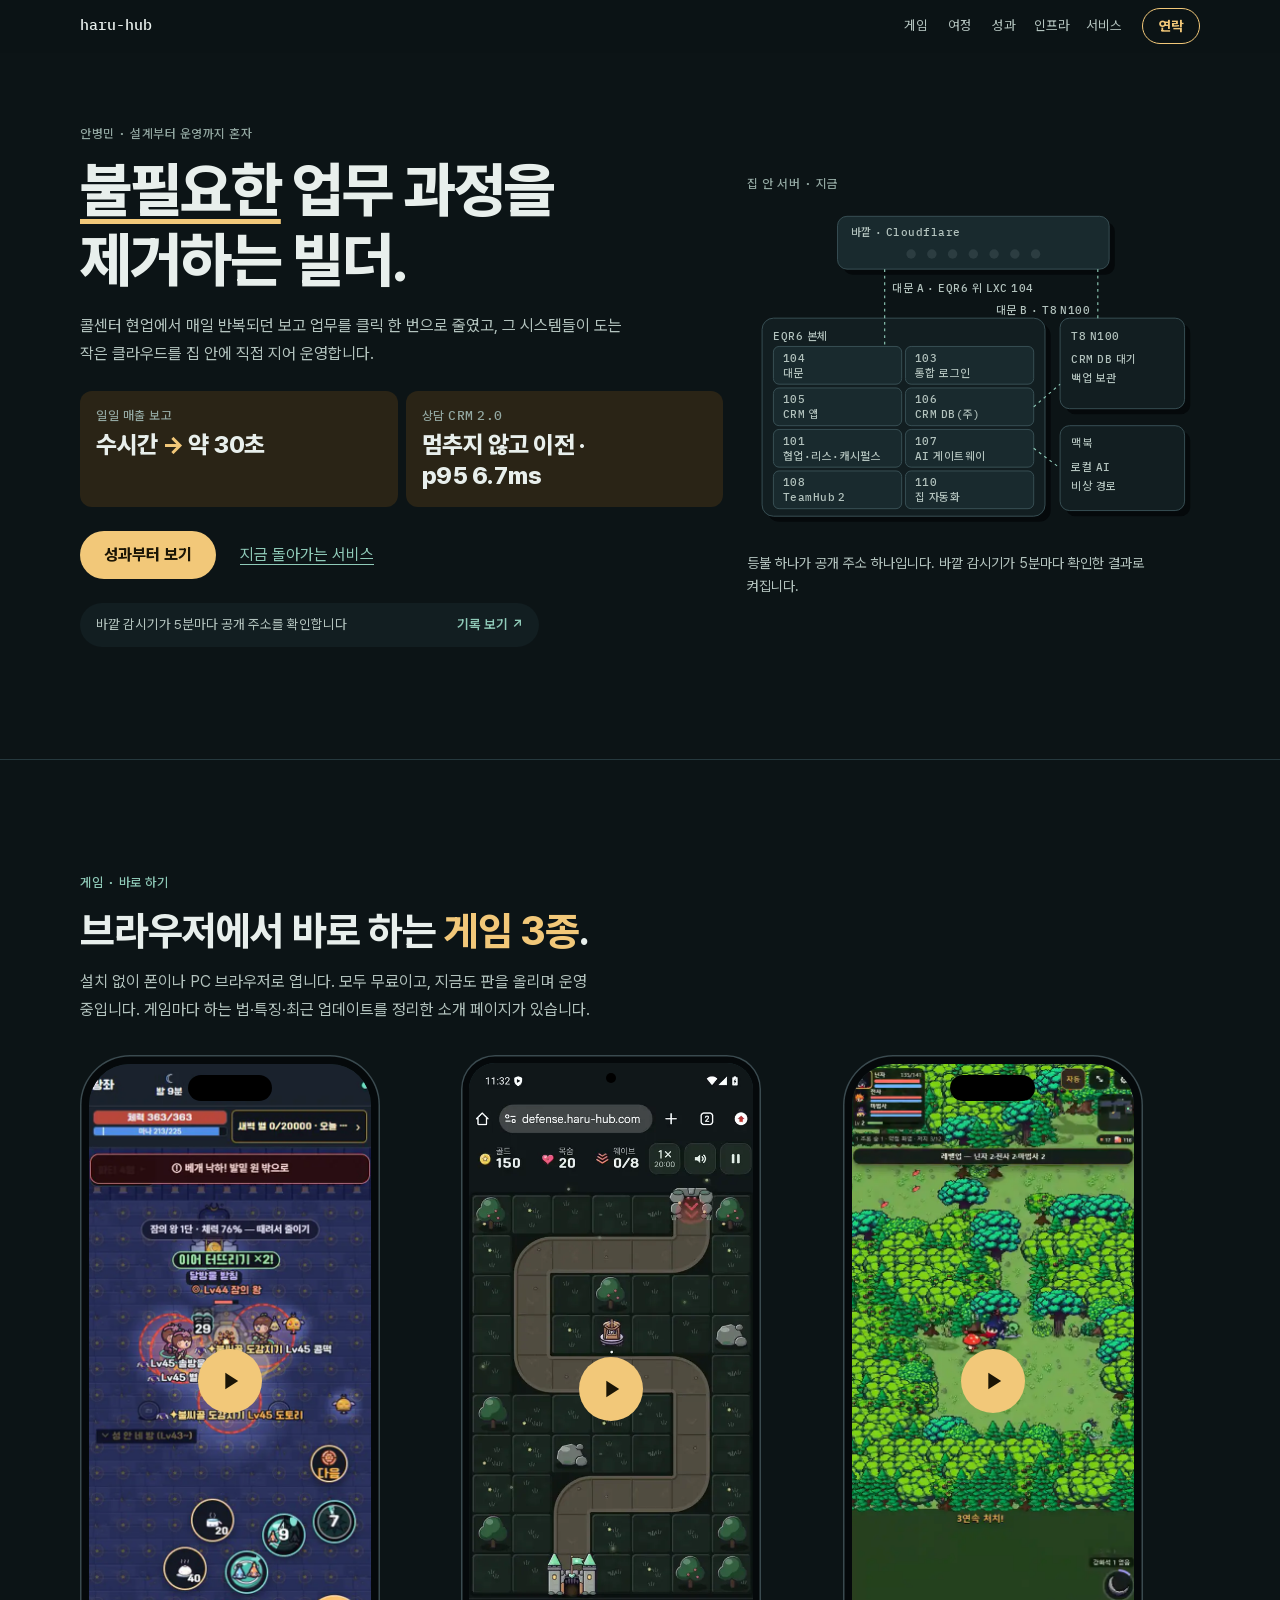
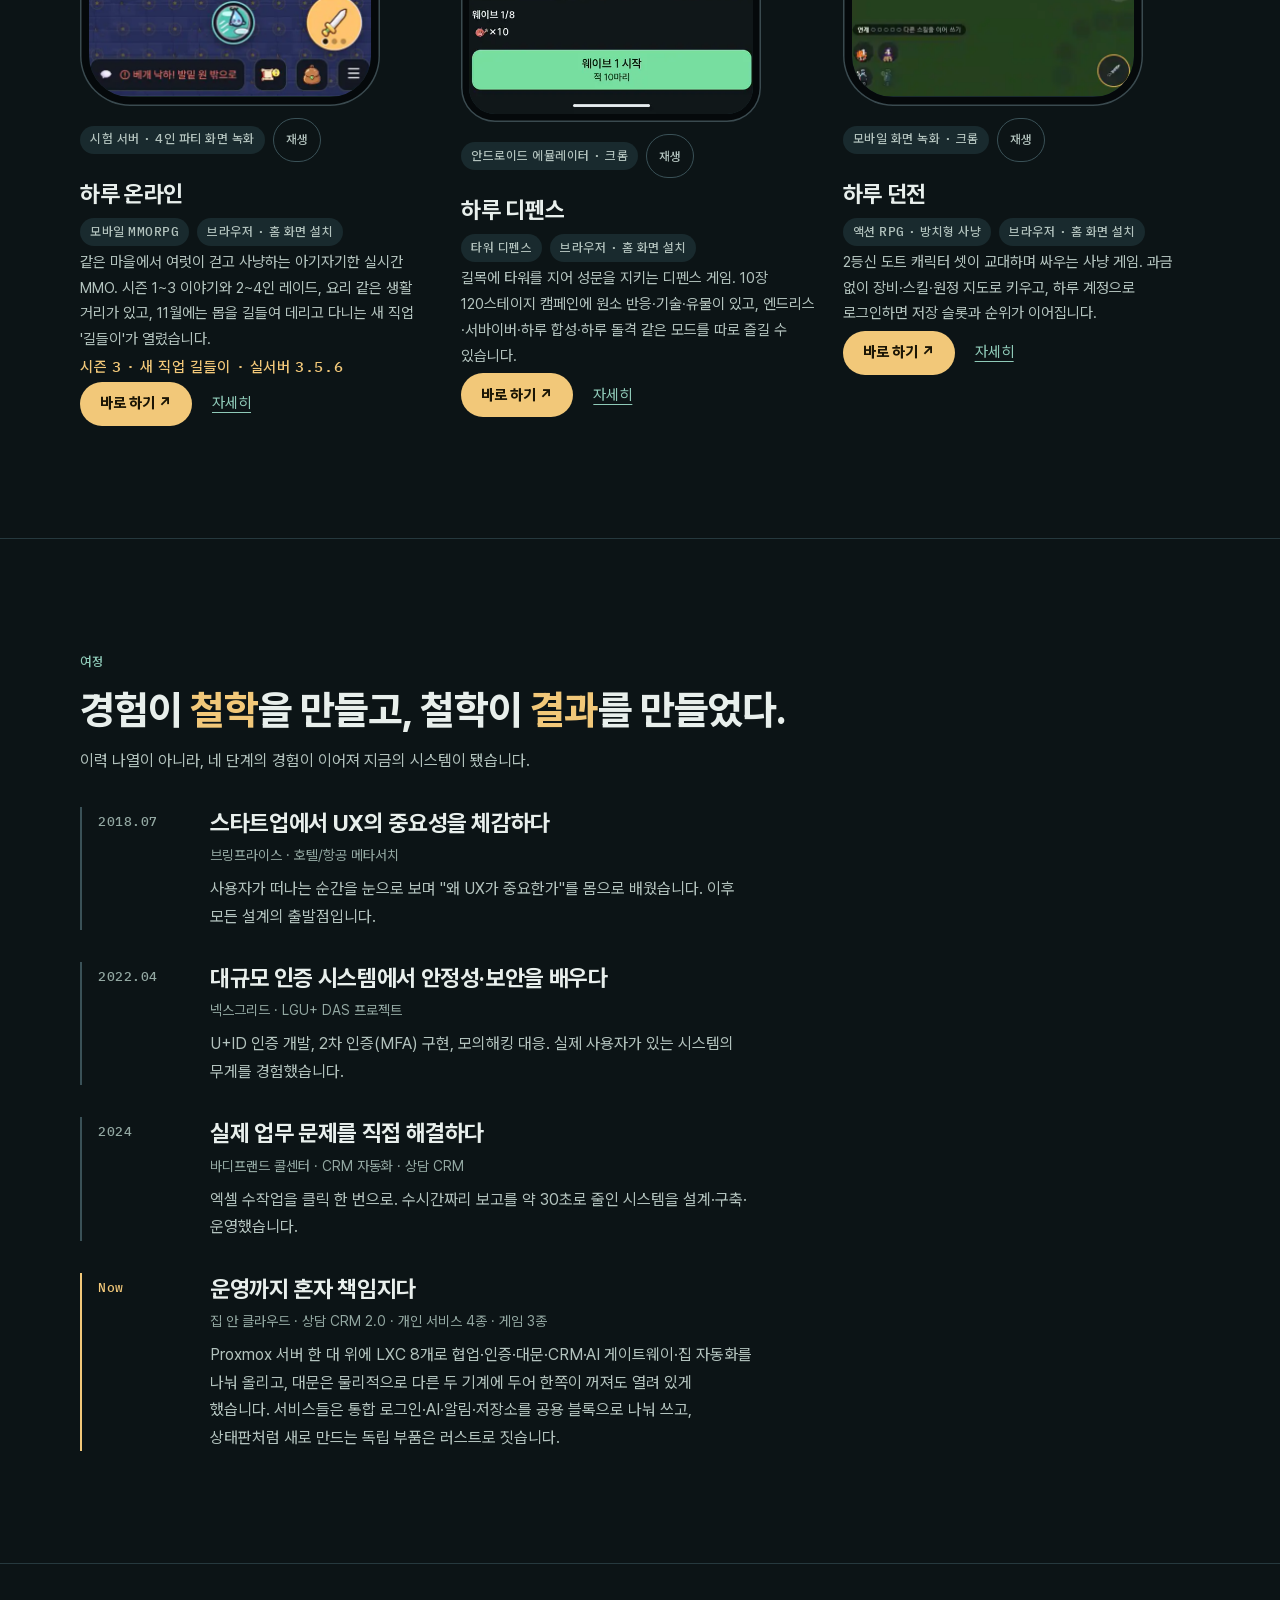
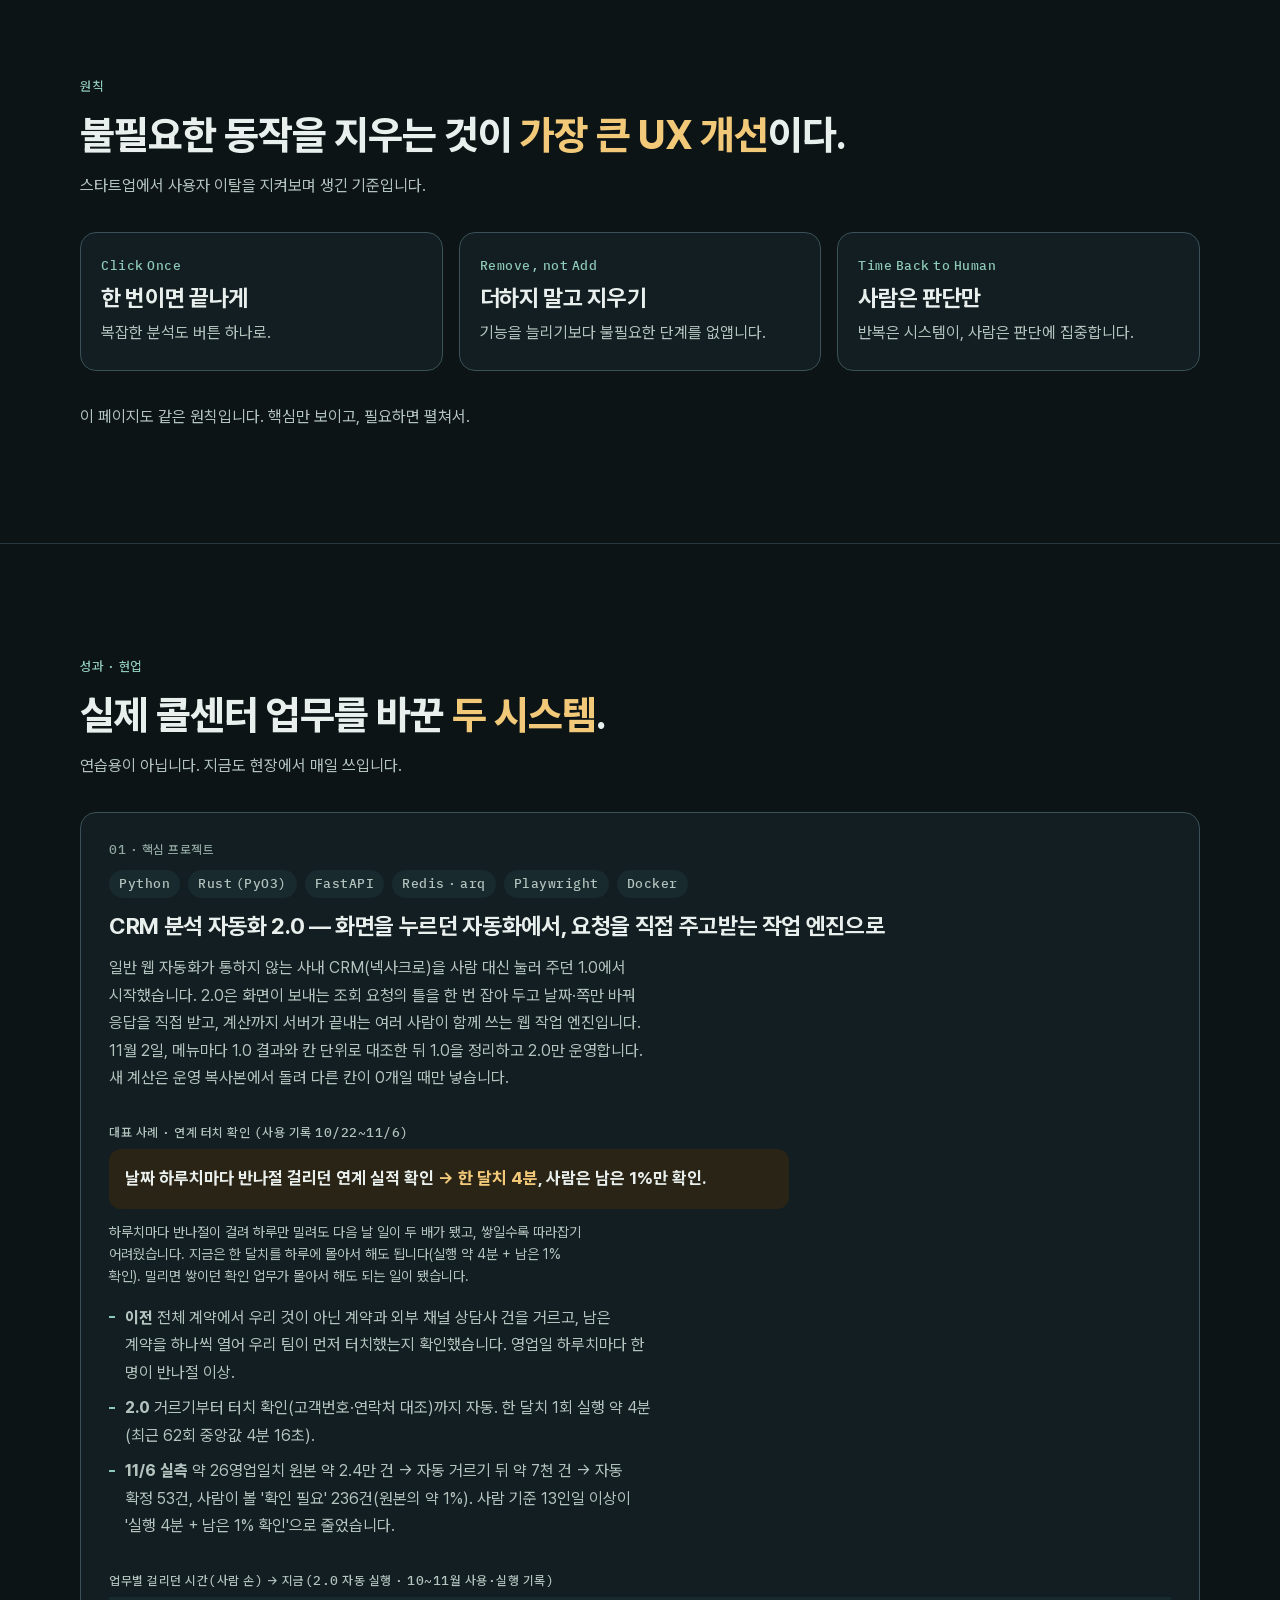
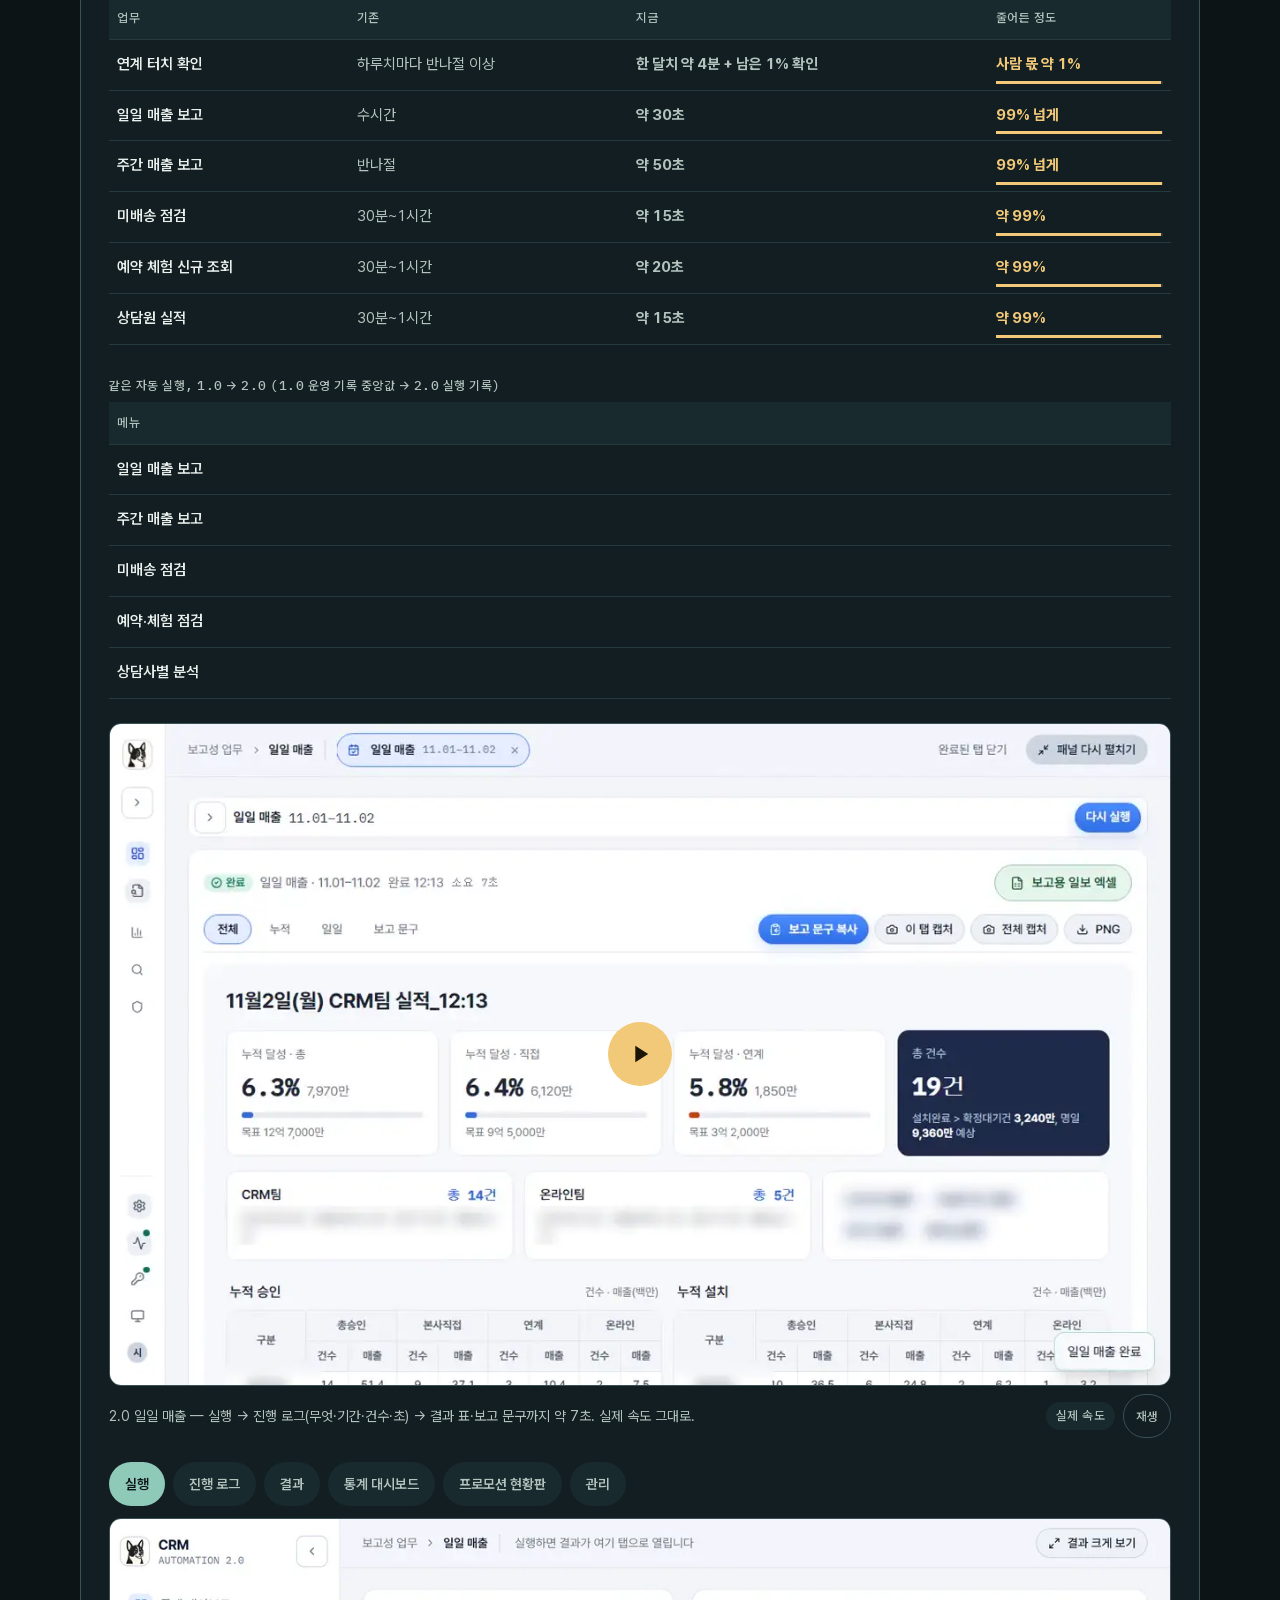
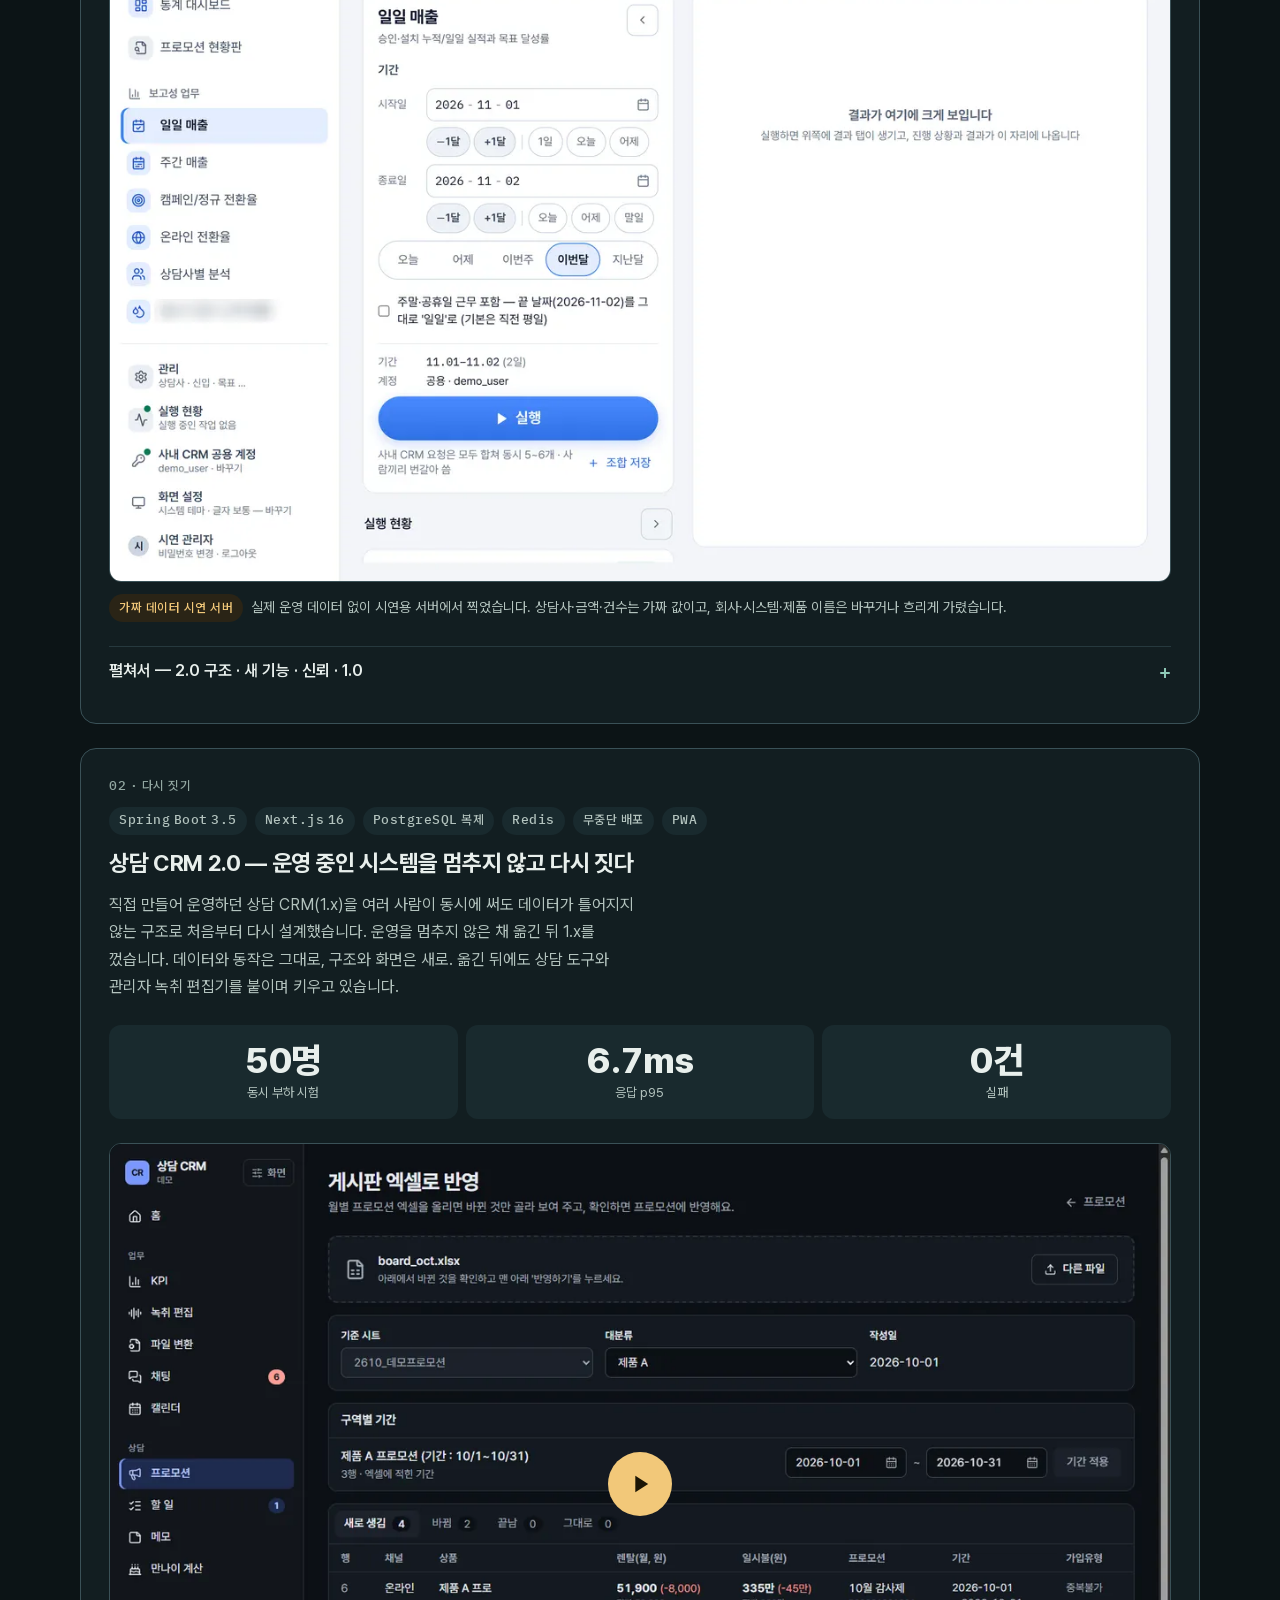
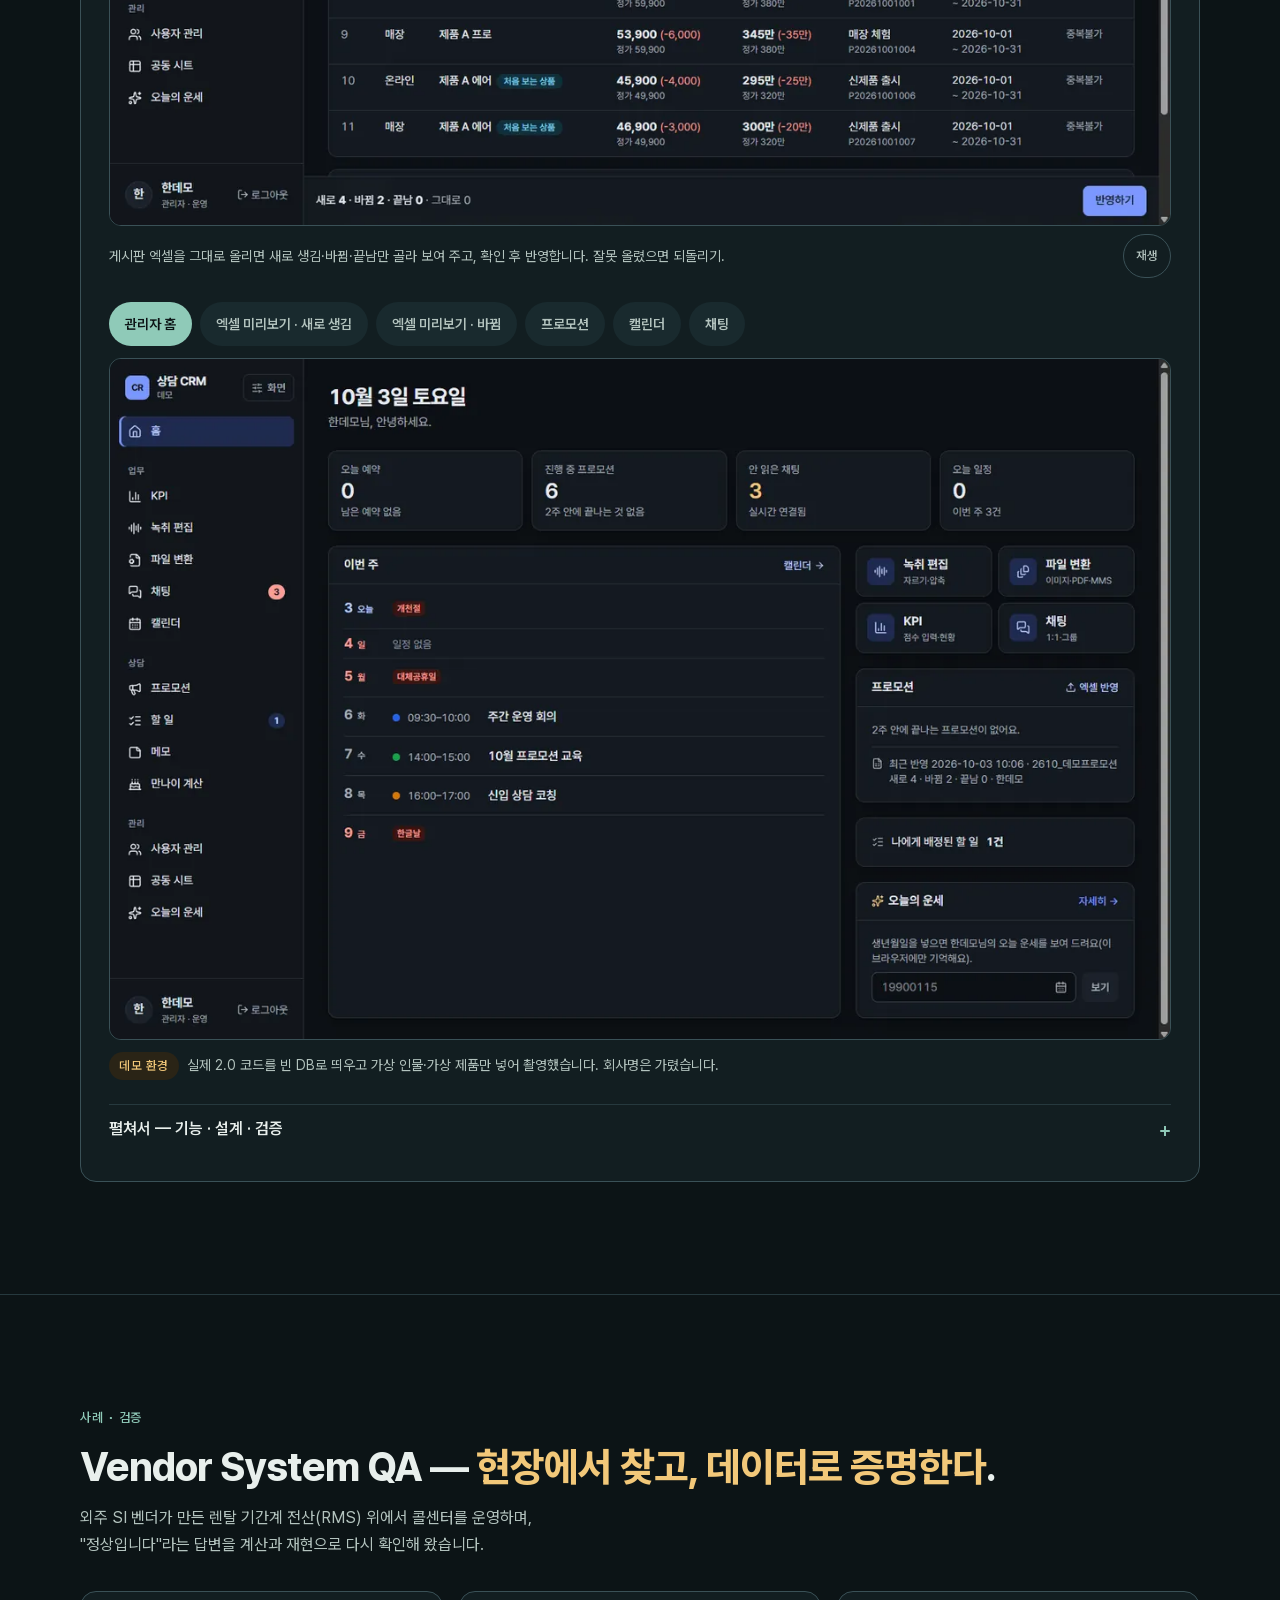
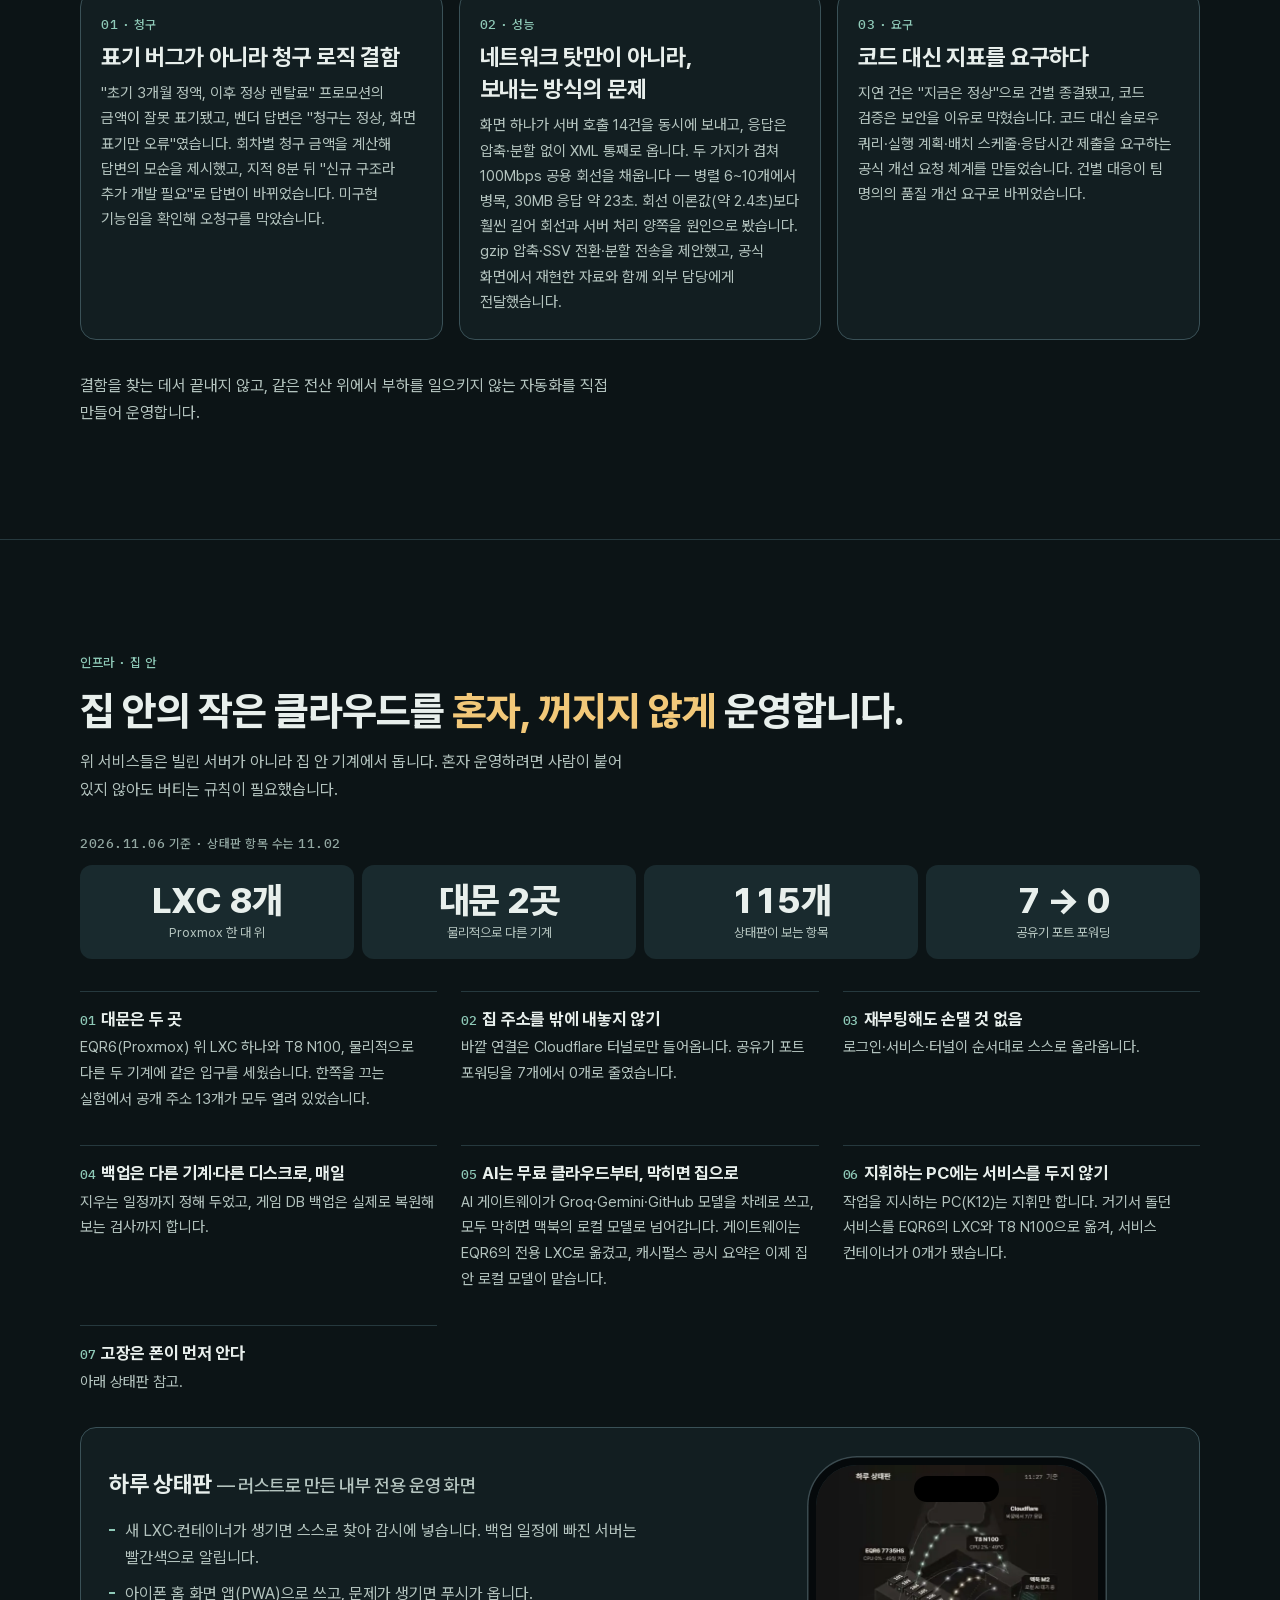
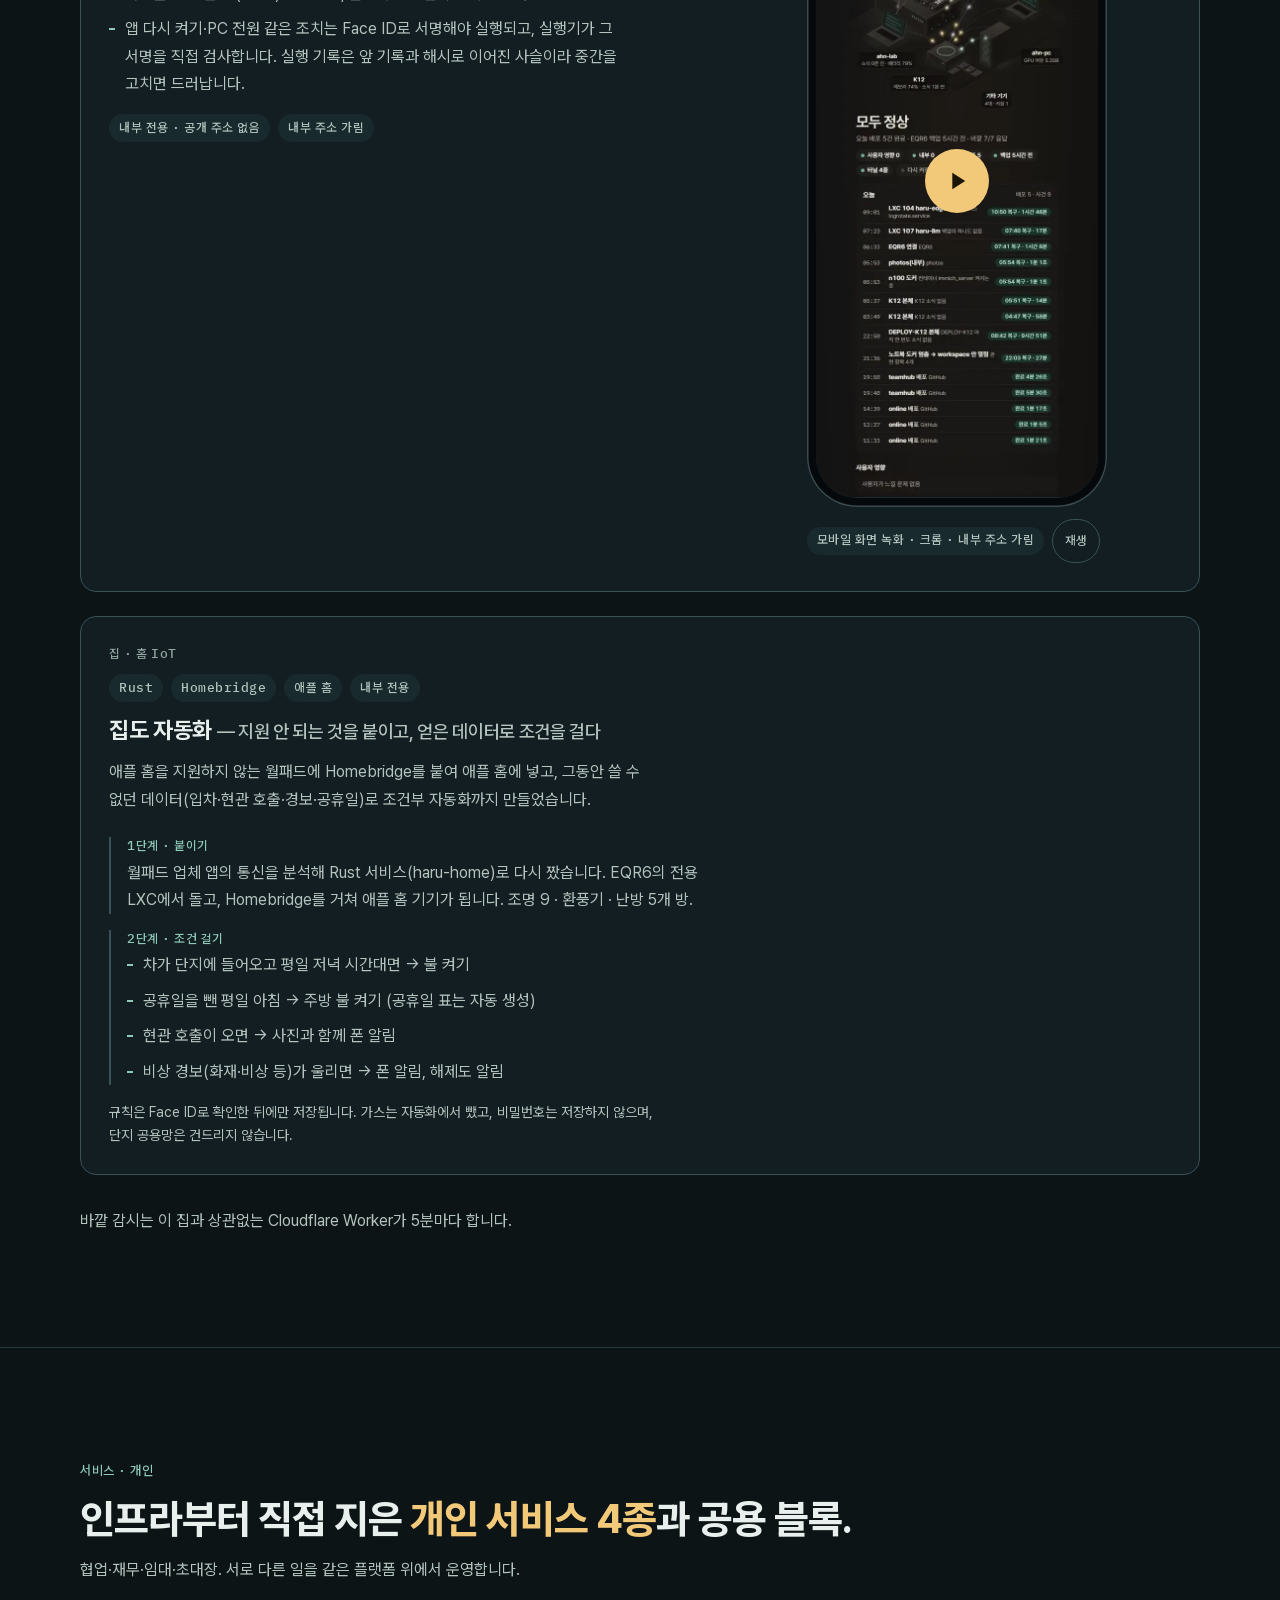
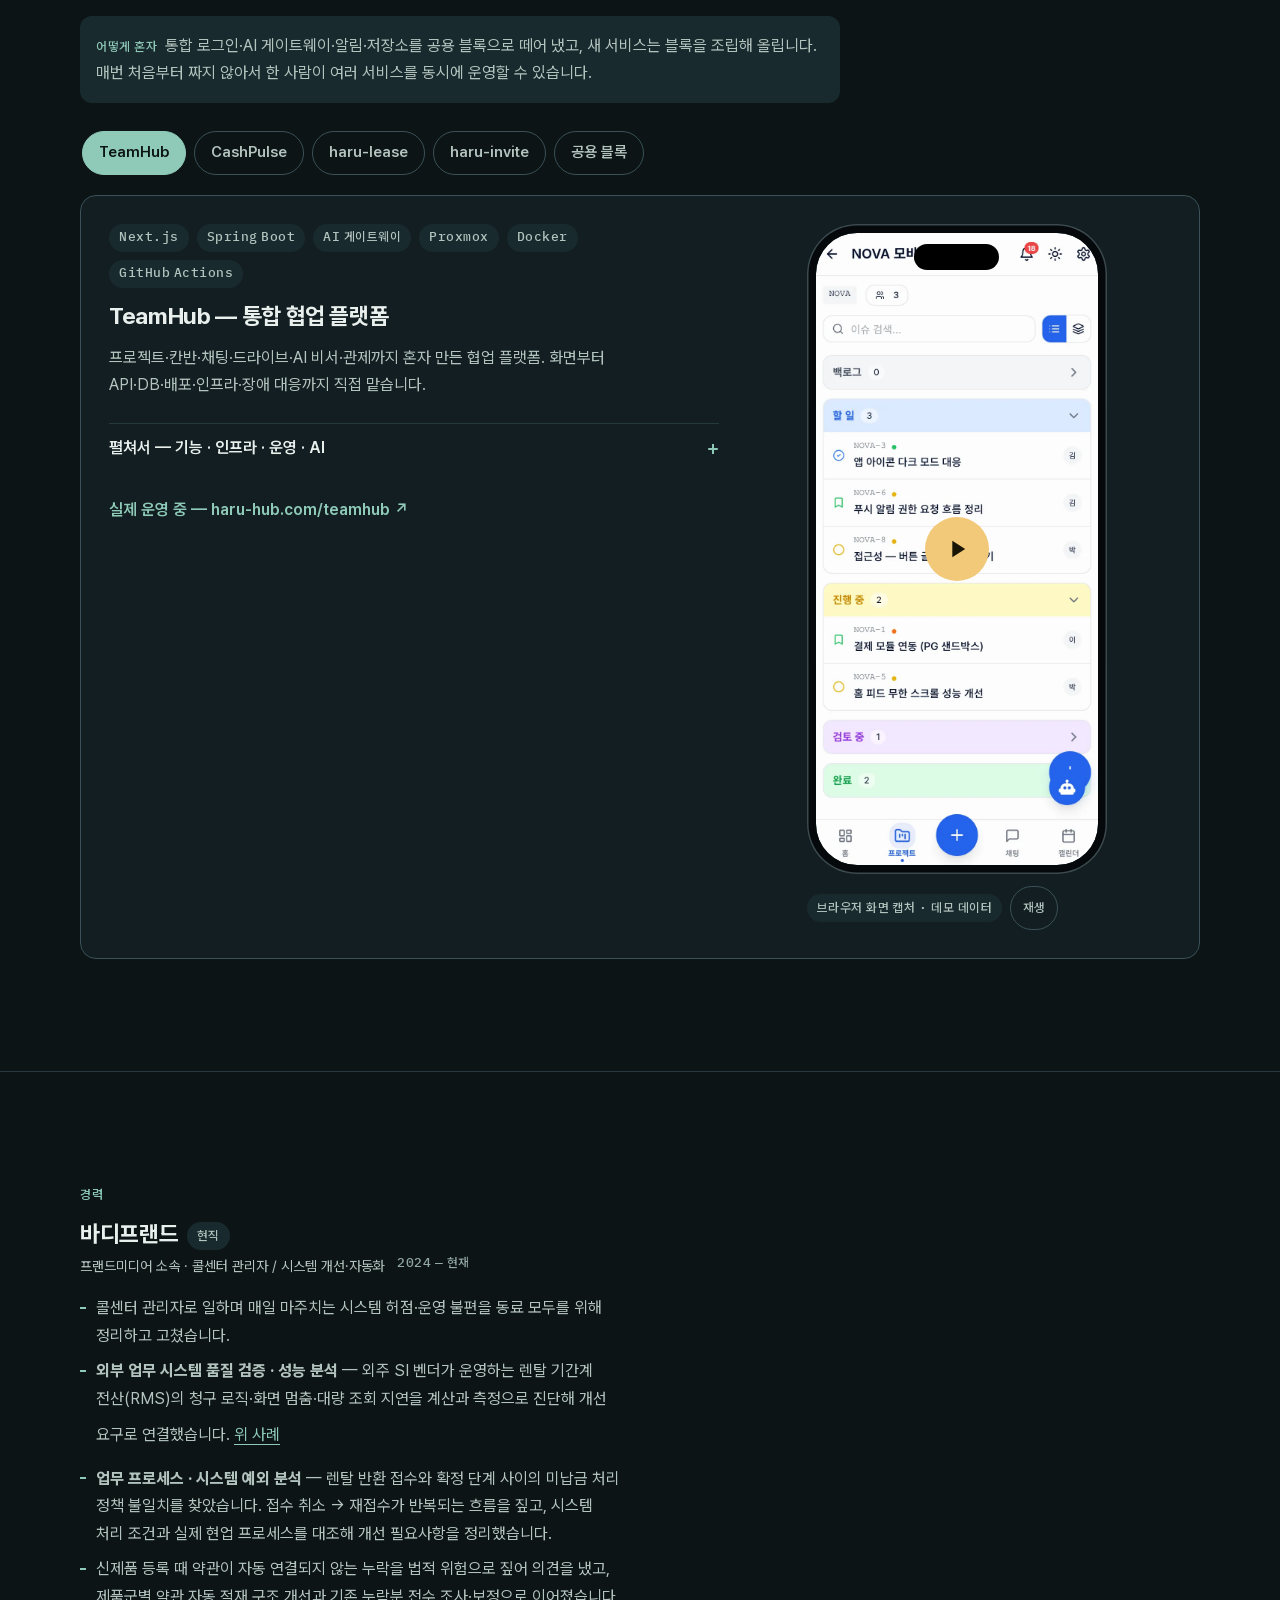
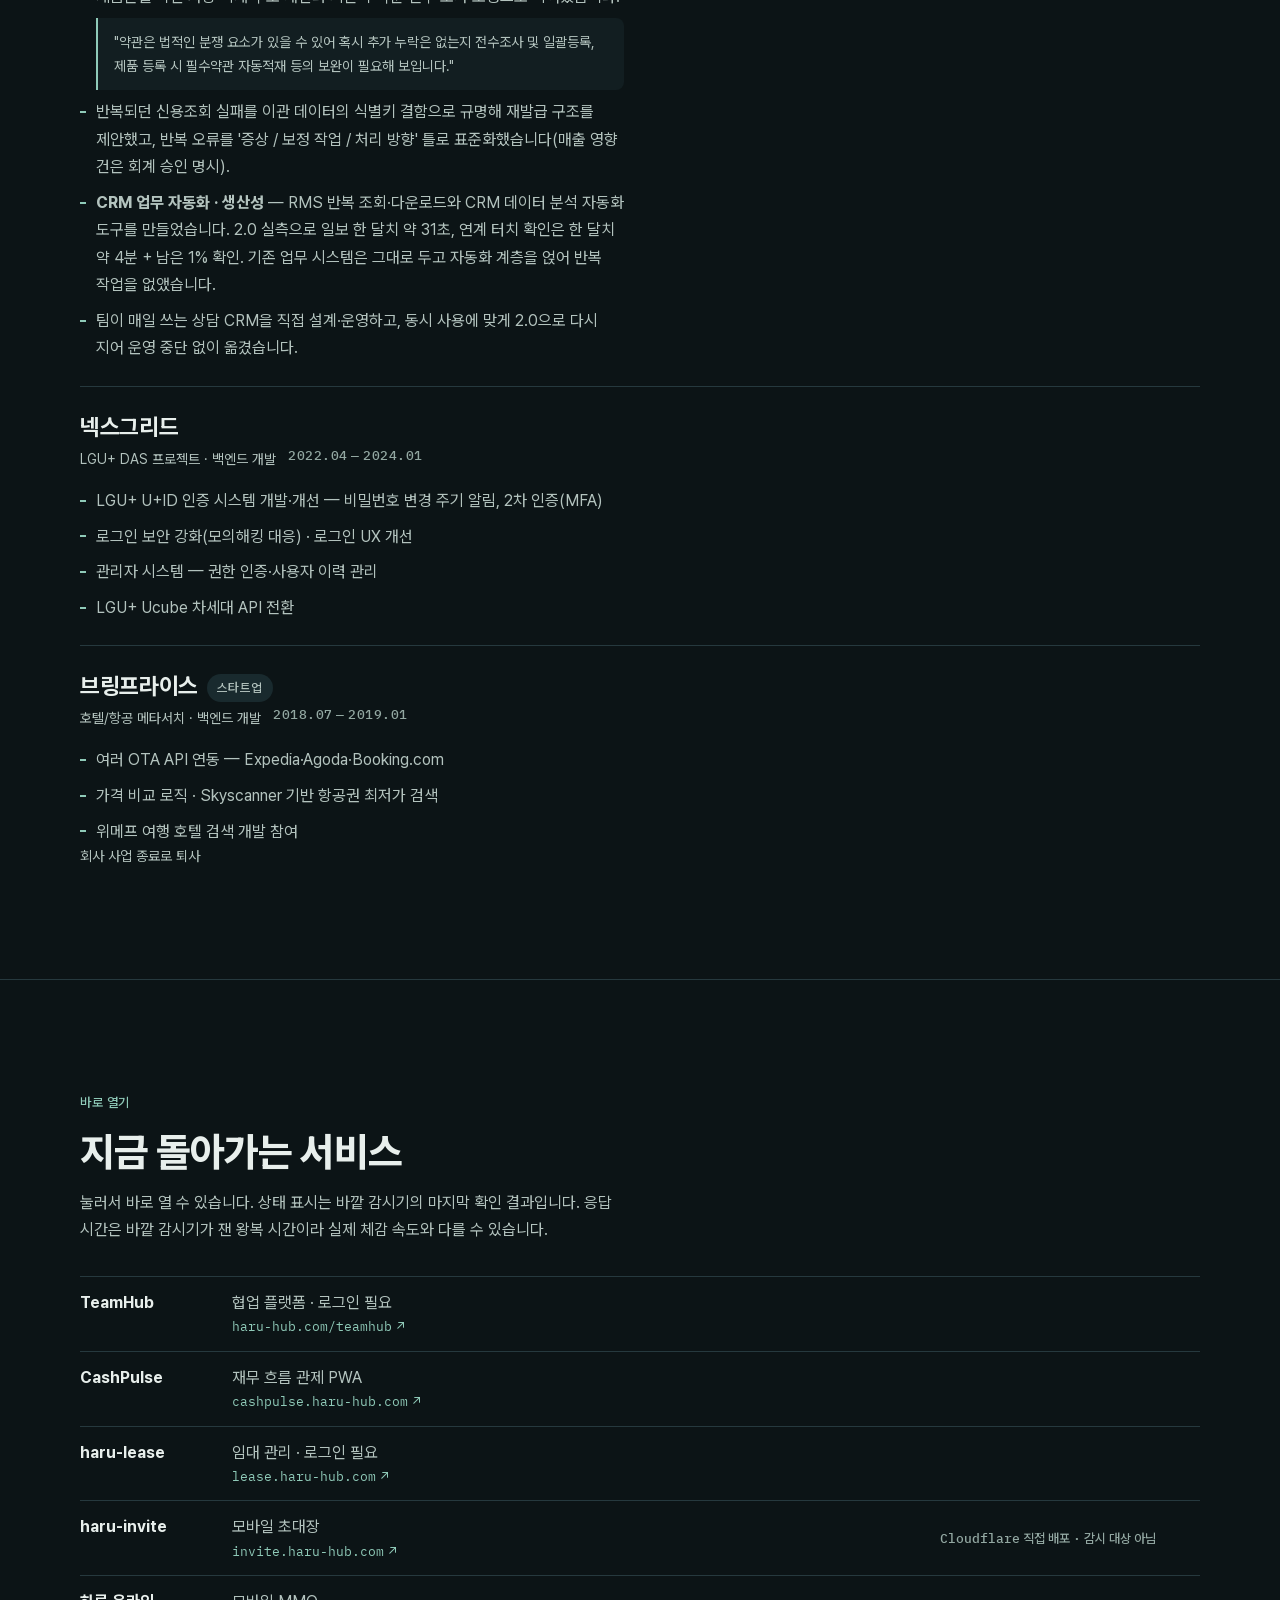
<file: index.html>
<!DOCTYPE html>
<html lang="ko">
<head>
<meta charset="UTF-8">
<meta name="viewport" content="width=device-width, initial-scale=1, viewport-fit=cover">
<title>안병민 · haru-hub — 불필요한 업무 과정을 제거하는 빌더</title>
<meta name="description" content="콜센터 현업의 반복 보고를 클릭 한 번으로 줄이고, 그 시스템들이 도는 작은 클라우드를 집 안에 직접 지어 운영합니다. 일일 매출 보고 수시간 → 약 30초, 상담 CRM 2.0 무중단 이전.">
<meta name="color-scheme" content="dark">
<meta name="theme-color" content="#0c1416">
<meta name="format-detection" content="telephone=no, date=no, address=no, email=no">
<meta property="og:type" content="website">
<meta property="og:url" content="https://haru-hub.com/">
<meta property="og:title" content="안병민 · 불필요한 업무 과정을 제거하는 빌더">
<meta property="og:description" content="일일 매출 보고 수시간 → 약 30초. 집 안의 작은 클라우드를 혼자, 꺼지지 않게 운영합니다.">
<meta property="og:locale" content="ko_KR">
<meta property="og:site_name" content="haru-hub">
<meta property="og:image" content="https://haru-hub.com/assets/games/og-games.jpg">
<meta property="og:image:width" content="1200">
<meta property="og:image:height" content="630">
<meta name="twitter:card" content="summary_large_image">
<link rel="canonical" href="https://haru-hub.com/">
<link rel="preload" href="assets/fonts/pretendard-page-subset.woff2?v=20261127g" as="font" type="font/woff2" crossorigin>
<link rel="preload" href="assets/fonts/ibm-plex-mono-latin-500-normal.woff2" as="font" type="font/woff2" crossorigin>
<link rel="stylesheet" href="assets/fonts/pretendardvariable-dynamic-subset.css?v=20261127g">
<link rel="stylesheet" href="assets/style.css?v=20261127g">
<link rel="icon" type="image/svg+xml" href="assets/favicon.svg">
<script src="assets/app.js?v=20261106s1" defer></script>
</head>
<body>
<a class="skip" href="#main">본문 바로가기</a>

<header class="bar" id="bar">
  <div class="wrap bar-in">
    <a class="logo" href="#top">haru-hub</a>
    <nav class="bar-nav" aria-label="목차">
      <a href="#games">게임</a>
      <a href="#journey" class="n-journey">여정</a>
      <a href="#impact">성과</a>
      <a href="#infra" class="n-infra">인프라</a>
      <a href="#services">서비스</a>
    </nav>
    <a class="btn-line" href="#contact">연락</a>
  </div>
</header>

<main id="main">

<!-- 1. 첫 화면 + 2. 집 지도 -->
<section id="top" class="hero" aria-labelledby="hero-title">
  <div class="wrap hero-grid">
    <div class="hero-text">
      <p class="meta">안병민 · 설계부터 운영까지 혼자</p>
      <h1 id="hero-title" class="display"><span class="nw"><span class="ul">불필요한</span> 업무 과정을</span> <span class="nw">제거하는 빌더.</span></h1>
      <p class="lede">콜센터 현업에서 매일 반복되던 보고 업무를 클릭 한 번으로 줄였고, 그 시스템들이 도는 작은 클라우드를 집 안에 직접 지어 운영합니다.</p>
      <dl class="proof">
        <div><dt>일일 매출 보고</dt><dd>수시간 <span class="arr">→</span> <span class="nw">약 30초</span></dd></div>
        <div><dt>상담 CRM 2.0</dt><dd>멈추지 않고 이전 · <span class="nw">p95 6.7ms</span></dd></div>
      </dl>
      <div class="cta">
        <a class="btn" href="#impact">성과부터 보기</a>
        <a class="tlink" href="#live">지금 돌아가는 서비스</a>
      </div>
      <div class="strip" id="strip" data-state="loading" title="평균은 바깥 감시기가 잰 왕복 시간이라 사용자 체감 속도와 다를 수 있습니다.">
        <span class="dot" aria-hidden="true"></span>
        <span class="strip-text" aria-live="polite">바깥 감시 기록을 읽는 중…</span>
        <a class="strip-link" href="https://status.haru-hub.com/" target="_blank" rel="noopener">기록 ↗</a>
      </div>
    </div>

    <figure class="map-fig">
      <figcaption class="meta map-title">집 안 서버 · 지금</figcaption>
      <svg class="map" id="map" viewBox="0 0 480 360" role="img" aria-labelledby="map-t map-d">
        <title id="map-t">집 안 서버 지도</title>
        <desc id="map-d">집 안 서버 지도. Cloudflare에서 대문 두 곳(EQR6 위 LXC 104, T8 N100)을 거쳐 Proxmox 본체 EQR6의 LXC 8개로 이어지고, T8 N100은 CRM 대기 DB와 백업을, 맥북은 로컬 AI 비상 경로를 맡습니다.</desc>
        <g class="boxes">
          <rect class="depth" x="102" y="18" width="288" height="56" rx="10"/>
          <rect class="b2" x="96" y="12" width="288" height="56" rx="10"/>
          <rect class="depth" x="22" y="126" width="300" height="210" rx="12"/>
          <rect class="b1" x="16" y="120" width="300" height="210" rx="12"/>
          <rect class="depth" x="338" y="126" width="132" height="96" rx="10"/>
          <rect class="b1" x="332" y="120" width="132" height="96" rx="10"/>
          <rect class="depth" x="338" y="240" width="132" height="90" rx="10"/>
          <rect class="b1" x="332" y="234" width="132" height="90" rx="10"/>
          <rect class="b2" x="28" y="150" width="136" height="40" rx="6"/>
          <rect class="b2" x="168" y="150" width="136" height="40" rx="6"/>
          <rect class="b2" x="28" y="194" width="136" height="40" rx="6"/>
          <rect class="b2" x="168" y="194" width="136" height="40" rx="6"/>
          <rect class="b2" x="28" y="238" width="136" height="40" rx="6"/>
          <rect class="b2" x="168" y="238" width="136" height="40" rx="6"/>
          <rect class="b2" x="28" y="282" width="136" height="40" rx="6"/>
          <rect class="b2" x="168" y="282" width="136" height="40" rx="6"/>
        </g>
        <g class="wires">
          <path d="M146 68V150"/><path d="M372 68V120"/>
          <path d="M304 214L332 190"/><path d="M304 258L332 279"/>
        </g>
        <g class="trace">
          <path pathLength="1" d="M146 68V150"/><path pathLength="1" d="M372 68V120"/>
        </g>
        <g id="lamps"></g>
        <g class="lbl lbl-wide">
          <text x="110" y="33">바깥 · Cloudflare</text>
          <text x="154" y="92">대문 A · EQR6 위 LXC 104</text>
          <text x="364" y="116" text-anchor="end">대문 B · T8 N100</text>
          <text x="28" y="143">EQR6 본체</text>
          <text x="38" y="166">104</text><text x="38" y="182">대문</text><text x="178" y="166">103</text><text x="178" y="182">통합 로그인</text>
          <text x="38" y="210">105</text><text x="38" y="226">CRM 앱</text><text x="178" y="210">106</text><text x="178" y="226">CRM DB(주)</text>
          <text x="38" y="254">101</text><text x="38" y="270">협업·리스·캐시펄스</text><text x="178" y="254">107</text><text x="178" y="270">AI 게이트웨이</text>
          <text x="38" y="298">108</text><text x="38" y="314">TeamHub 2</text><text x="178" y="298">110</text><text x="178" y="314">집 자동화</text>
          <text x="344" y="143">T8 N100</text><text x="344" y="168">CRM DB 대기</text><text x="344" y="188">백업 보관</text>
          <text x="344" y="257">맥북</text><text x="344" y="282">로컬 AI</text><text x="344" y="302">비상 경로</text>
        </g>
        <g class="lbl lbl-narrow" aria-hidden="true">
          <text x="110" y="36">Cloudflare</text>
          <text x="154" y="96">대문 A</text>
          <text x="364" y="114" text-anchor="end">대문 B</text>
          <text x="28" y="145">EQR6 본체</text>
          <text x="38" y="176">104 대문</text><text x="178" y="176">103 로그인</text>
          <text x="38" y="220">105 CRM앱</text><text x="178" y="220">106 CRM DB</text>
          <text x="38" y="264">101 협업 외</text><text x="178" y="264">107 AI</text>
          <text x="38" y="308">108 협업2</text><text x="178" y="308">110 집</text>
          <text x="344" y="146">T8 N100</text><text x="344" y="172">DB 대기</text><text x="344" y="196">백업</text>
          <text x="344" y="260">맥북</text><text x="344" y="286">로컬 AI</text><text x="344" y="310">비상</text>
        </g>
      </svg>
      <p class="small map-note">등불 하나가 공개 주소 하나입니다. 바깥 감시기가 5분마다 확인한 결과로 켜집니다.</p>
    </figure>
  </div>
</section>

<!-- 2-1. 게임 (11-27 애드센스 대비 — 첫 화면 바로 아래로 올림) -->
<section id="games" class="sec" aria-labelledby="games-t">
  <div class="wrap">
    <p class="kicker">게임 · 바로 하기</p>
    <h2 id="games-t">브라우저에서 바로 하는 <b>게임 3종</b>.</h2>
    <p class="sub">설치 없이 폰이나 PC 브라우저로 엽니다. 모두 무료이고, 지금도 판을 올리며 운영 중입니다. 게임마다 하는 법·특징·최근 업데이트를 정리한 소개 페이지가 있습니다.</p>
    <ul class="games">
      <li class="game">
        <!-- S1(하루 온라인) — 로컬 시험 서버 4인 파티 레이드 녹화 · app.js CAPTURED s1 -->
        <figure class="device" data-slot="s1">
          <div class="dev dev-iphone"><div class="screen ph"><p>실기기 녹화<br>준비 중</p></div></div>
          <figcaption class="cap-row"><span class="chip src">녹화 준비 중</span></figcaption>
        </figure>
        <h3>하루 온라인</h3>
        <ul class="chips game-tags"><li>모바일 MMORPG</li><li>브라우저 · 홈 화면 설치</li></ul>
        <p>같은 마을에서 여럿이 걷고 사냥하는 아기자기한 실시간 MMO. 시즌 1~3 이야기와 2~4인 레이드, 요리 같은 생활 거리가 있고, 11월에는 몹을 길들여 데리고 다니는 새 직업 '길들이'가 열렸습니다.</p>
        <p class="meta status-line">시즌 3 · 새 직업 길들이 · 실서버 3.5.6</p>
        <p class="game-go"><a class="btn btn-sm" href="https://online.haru-hub.com" target="_blank" rel="noopener">바로 하기 ↗</a><a class="tlink" href="/games/online/">자세히</a></p>
      </li>
      <li class="game">
        <figure class="device" data-slot="s2">
          <div class="dev dev-android"><div class="screen">
            <video data-src="assets/device/s2.mp4" data-poster="assets/device/s2.webp" muted playsinline loop preload="none" width="540" height="1200" aria-label="하루 디펜스를 안드로이드 크롬에서 웨이브 시작부터 결과까지 플레이하는 녹화"></video>
            <button class="vplay" type="button" aria-label="영상 재생"><svg viewBox="0 0 24 24" aria-hidden="true"><path d="M8 5v14l11-7z"/></svg></button>
          </div></div>
          <figcaption class="cap-row"><span class="chip src">안드로이드 에뮬레이터 · 크롬</span><button class="vbtn" type="button" aria-pressed="false">정지</button></figcaption>
        </figure>
        <h3>하루 디펜스</h3>
        <ul class="chips game-tags"><li>타워 디펜스</li><li>브라우저 · 홈 화면 설치</li></ul>
        <p>길목에 타워를 지어 성문을 지키는 디펜스 게임. 10장 120스테이지 캠페인에 원소 반응·기술·유물이 있고, 엔드리스·서바이버·하루 합성·하루 돌격 같은 모드를 따로 즐길 수 있습니다.</p>
        <p class="game-go"><a class="btn btn-sm" href="https://defense.haru-hub.com" target="_blank" rel="noopener">바로 하기 ↗</a><a class="tlink" href="/games/defense/">자세히</a></p>
      </li>
      <li class="game">
        <!-- S3(하루 던전 실기기) 자리. 녹화가 오면 app.js CAPTURED 에 s3 한 줄 -->
        <figure class="device" data-slot="s3">
          <div class="dev dev-iphone"><div class="screen ph"><p>실기기 녹화<br>준비 중</p></div></div>
          <figcaption class="cap-row"><span class="chip src">녹화 준비 중</span></figcaption>
        </figure>
        <h3>하루 던전</h3>
        <ul class="chips game-tags"><li>액션 RPG · 방치형 사냥</li><li>브라우저 · 홈 화면 설치</li></ul>
        <p>2등신 도트 캐릭터 셋이 교대하며 싸우는 사냥 게임. 과금 없이 장비·스킬·원정 지도로 키우고, 하루 계정으로 로그인하면 저장 슬롯과 순위가 이어집니다.</p>
        <p class="game-go"><a class="btn btn-sm" href="https://games.haru-hub.com/arpg/" target="_blank" rel="noopener">바로 하기 ↗</a><a class="tlink" href="/games/dungeon/">자세히</a></p>
      </li>
    </ul>
  </div>
</section>

<!-- 3. 여정 -->
<section id="journey" class="sec" aria-labelledby="journey-t">
  <div class="wrap">
    <p class="kicker">여정</p>
    <h2 id="journey-t">경험이 <b>철학</b>을 만들고, 철학이 <b>결과</b>를 만들었다.</h2>
    <p class="sub">이력 나열이 아니라, 네 단계의 경험이 이어져 지금의 시스템이 됐습니다.</p>
    <ol class="log">
      <li>
        <p class="when">2018.07</p>
        <div><h3>스타트업에서 UX의 중요성을 체감하다</h3>
        <p class="where">브링프라이스 · 호텔/항공 메타서치</p>
        <p>사용자가 떠나는 순간을 눈으로 보며 "왜 UX가 중요한가"를 몸으로 배웠습니다. 이후 모든 설계의 출발점입니다.</p></div>
      </li>
      <li>
        <p class="when">2022.04</p>
        <div><h3>대규모 인증 시스템에서 안정성·보안을 배우다</h3>
        <p class="where">넥스그리드 · LGU+ DAS 프로젝트</p>
        <p>U+ID 인증 개발, 2차 인증(MFA) 구현, 모의해킹 대응. 실제 사용자가 있는 시스템의 무게를 경험했습니다.</p></div>
      </li>
      <li>
        <p class="when">2024</p>
        <div><h3>실제 업무 문제를 직접 해결하다</h3>
        <p class="where">바디프랜드 콜센터 · CRM 자동화 · 상담 CRM</p>
        <p>엑셀 수작업을 클릭 한 번으로. 수시간짜리 보고를 약 30초로 줄인 시스템을 설계·구축·운영했습니다.</p></div>
      </li>
      <li class="now">
        <p class="when">Now</p>
        <div><h3>운영까지 혼자 책임지다</h3>
        <p class="where">집 안 클라우드 · 상담 CRM 2.0 · 개인 서비스 4종 · 게임 3종</p>
        <p>Proxmox 서버 한 대 위에 LXC 8개로 협업·인증·대문·CRM·AI 게이트웨이·집 자동화를 나눠 올리고, 대문은 물리적으로 다른 두 기계에 두어 한쪽이 꺼져도 열려 있게 했습니다. 서비스들은 통합 로그인·AI·알림·저장소를 공용 블록으로 나눠 쓰고, 상태판처럼 새로 만드는 독립 부품은 러스트로 짓습니다.</p></div>
      </li>
    </ol>
  </div>
</section>

<!-- 4. 원칙 -->
<section id="principles" class="sec" aria-labelledby="principles-t">
  <div class="wrap">
    <p class="kicker">원칙</p>
    <h2 id="principles-t">불필요한 동작을 지우는 것이 <b>가장 큰 UX 개선</b>이다.</h2>
    <p class="sub">스타트업에서 사용자 이탈을 지켜보며 생긴 기준입니다.</p>
    <ul class="trio">
      <li><p class="meta">Click Once</p><h3>한 번이면 끝나게</h3><p>복잡한 분석도 버튼 하나로.</p></li>
      <li><p class="meta">Remove, not Add</p><h3>더하지 말고 지우기</h3><p>기능을 늘리기보다 불필요한 단계를 없앱니다.</p></li>
      <li><p class="meta">Time Back to Human</p><h3>사람은 판단만</h3><p>반복은 시스템이, 사람은 판단에 집중합니다.</p></li>
    </ul>
    <p class="closing">이 페이지도 같은 원칙입니다. 핵심만 보이고, 필요하면 펼쳐서.</p>
  </div>
</section>

<!-- 5. 성과 ① + 6. 성과 ② -->
<section id="impact" class="sec" aria-labelledby="impact-t">
  <div class="wrap">
    <p class="kicker">성과 · 현업</p>
    <h2 id="impact-t">실제 콜센터 업무를 바꾼 <b>두 시스템</b>.</h2>
    <p class="sub">연습용이 아닙니다. 지금도 현장에서 매일 쓰입니다.</p>

    <article class="card" aria-labelledby="crm1-t">
      <p class="meta card-head">01 · 핵심 프로젝트</p>
      <ul class="chips" aria-label="기술"><li>Python</li><li>Rust (PyO3)</li><li>FastAPI</li><li>Redis · arq</li><li>Playwright</li><li>Docker</li></ul>
      <h3 id="crm1-t">CRM 분석 자동화 2.0 — 화면을 누르던 자동화에서, 요청을 직접 주고받는 작업 엔진으로</h3>
      <p class="body">일반 웹 자동화가 통하지 않는 사내 CRM(넥사크로)을 사람 대신 눌러 주던 1.0에서 시작했습니다. 2.0은 화면이 보내는 조회 요청의 틀을 한 번 잡아 두고 날짜·쪽만 바꿔 응답을 직접 받고, 계산까지 서버가 끝내는 여러 사람이 함께 쓰는 웹 작업 엔진입니다. 11월 2일, 메뉴마다 1.0 결과와 칸 단위로 대조한 뒤 1.0을 정리하고 2.0만 운영합니다. 새 계산은 운영 복사본에서 돌려 다른 칸이 0개일 때만 넣습니다.</p>

      <p class="tbl-title meta">대표 사례 · 연계 터치 확인 (사용 기록 10/22~11/6)</p>
      <p class="lead-case">날짜 하루치마다 반나절 걸리던 연계 실적 확인 <span class="arr">→</span> <b>한 달치 4분</b>, 사람은 남은 1%만 확인.</p>
      <p class="small">하루치마다 반나절이 걸려 하루만 밀려도 다음 날 일이 두 배가 됐고, 쌓일수록 따라잡기 어려웠습니다. 지금은 한 달치를 하루에 몰아서 해도 됩니다(실행 약 4분 + 남은 1% 확인). 밀리면 쌓이던 확인 업무가 몰아서 해도 되는 일이 됐습니다.</p>
      <ul class="dash">
        <li><b>이전</b> 전체 계약에서 우리 것이 아닌 계약과 외부 채널 상담사 건을 거르고, 남은 계약을 하나씩 열어 우리 팀이 먼저 터치했는지 확인했습니다. 영업일 하루치마다 한 명이 반나절 이상.</li>
        <li><b>2.0</b> 거르기부터 터치 확인(고객번호·연락처 대조)까지 자동. 한 달치 1회 실행 약 4분(최근 62회 중앙값 4분 16초).</li>
        <li><b>11/6 실측</b> 약 26영업일치 원본 약 2.4만 건 → 자동 거르기 뒤 약 7천 건 → 자동 확정 53건, 사람이 볼 '확인 필요' 236건(원본의 약 1%). 사람 기준 13인일 이상이 '실행 4분 + 남은 1% 확인'으로 줄었습니다.</li>
      </ul>

      <p class="tbl-title meta">업무별 걸리던 시간(사람 손) → 지금(2.0 자동 실행 · 10~11월 사용·실행 기록)</p>
      <table class="tbl">
        <caption class="sr">업무별 걸리던 시간과 지금 걸리는 시간</caption>
        <thead><tr><th scope="col">업무</th><th scope="col" class="c-before">기존</th><th scope="col" class="c-now">지금</th><th scope="col" class="c-both">기존 → 지금</th><th scope="col">줄어든 정도</th></tr></thead>
        <tbody>
          <tr><th scope="row">연계 터치 확인</th><td class="c-before">하루치마다 반나절 이상</td><td class="c-now">한 달치 약 4분 + 남은 1% 확인</td><td class="c-both">하루치마다 반나절 이상 → <b>한 달치 약 4분</b> + 남은 1% 확인</td><td class="gain">사람 몫 약 1%<i aria-hidden="true" style="--w:99%"></i></td></tr>
          <tr><th scope="row">일일 매출 보고</th><td class="c-before">수시간</td><td class="c-now">약 30초</td><td class="c-both">수시간 → <b>약 30초</b></td><td class="gain">99% 넘게<i aria-hidden="true" style="--w:99.5%"></i></td></tr>
          <tr><th scope="row">주간 매출 보고</th><td class="c-before">반나절</td><td class="c-now">약 50초</td><td class="c-both">반나절 → <b>약 50초</b></td><td class="gain">99% 넘게<i aria-hidden="true" style="--w:99.5%"></i></td></tr>
          <tr><th scope="row">미배송 점검</th><td class="c-before">30분~1시간</td><td class="c-now">약 15초</td><td class="c-both">30분~1시간 → <b>약 15초</b></td><td class="gain">약 99%<i aria-hidden="true" style="--w:99%"></i></td></tr>
          <tr><th scope="row">예약 체험 신규 조회</th><td class="c-before">30분~1시간</td><td class="c-now">약 20초</td><td class="c-both">30분~1시간 → <b>약 20초</b></td><td class="gain">약 99%<i aria-hidden="true" style="--w:99%"></i></td></tr>
          <tr><th scope="row">상담원 실적</th><td class="c-before">30분~1시간</td><td class="c-now">약 15초</td><td class="c-both">30분~1시간 → <b>약 15초</b></td><td class="gain">약 99%<i aria-hidden="true" style="--w:99%"></i></td></tr>
        </tbody>
      </table>

      <p class="tbl-title meta">같은 자동 실행, 1.0 → 2.0 (1.0 운영 기록 중앙값 → 2.0 실행 기록)</p>
      <table class="tbl">
        <caption class="sr">메뉴별 자동 실행 시간 1.0과 2.0 비교</caption>
        <thead><tr><th scope="col">메뉴</th><th scope="col" class="c-both">1.0 → 2.0</th></tr></thead>
        <tbody>
          <tr><th scope="row">일일 매출 보고</th><td class="c-both">122초 → <b>약 30초</b> (약 4배)</td></tr>
          <tr><th scope="row">주간 매출 보고</th><td class="c-both">143초 → <b>49초</b> (약 3배)</td></tr>
          <tr><th scope="row">미배송 점검</th><td class="c-both">100초 → <b>15초</b> (약 6.7배)</td></tr>
          <tr><th scope="row">예약·체험 점검</th><td class="c-both">145초 → <b>18초</b> (약 8배)</td></tr>
          <tr><th scope="row">상담사별 분석</th><td class="c-both">70초 → <b>26초</b> (약 2.7배)</td></tr>
        </tbody>
      </table>

      <figure class="media">
        <div class="screen-frame r1200x750">
          <video data-src="assets/automation/v2/flow.mp4" data-poster="assets/automation/v2/poster.webp" muted playsinline loop preload="none" width="1200" height="750" aria-label="2.0 일일 매출 — 실행부터 진행 로그, 결과 화면까지 화면 녹화"></video>
          <button class="vplay" type="button" aria-label="영상 재생"><svg viewBox="0 0 24 24" aria-hidden="true"><path d="M8 5v14l11-7z"/></svg></button>
        </div>
        <figcaption><span class="small">2.0 일일 매출 — 실행 → 진행 로그(무엇·기간·건수·초) → 결과 표·보고 문구까지 약 7초. 실제 속도 그대로.</span><span class="cap-row"><span class="chip">실제 속도</span><button class="vbtn" type="button" aria-pressed="false">정지</button></span></figcaption>
      </figure>

      <div class="gallery" data-gallery>
        <div class="chips pick" role="group" aria-label="화면 고르기">
          <button type="button" aria-pressed="true" data-img="assets/automation/v2/01-run.webp" data-alt="2.0 실행 화면 — 기간을 고르고 실행">실행</button>
          <button type="button" aria-pressed="false" data-img="assets/automation/v2/02-progress.webp" data-alt="2.0 진행 화면 — 단계와 진행 로그가 실시간으로">진행 로그</button>
          <button type="button" aria-pressed="false" data-img="assets/automation/v2/03-result.webp" data-alt="2.0 결과 화면 — 달성률 카드와 실적 표">결과</button>
          <button type="button" aria-pressed="false" data-img="assets/automation/v2/04-stats.webp" data-alt="2.0 통계 대시보드 — 전환율과 월별 막대">통계 대시보드</button>
          <button type="button" aria-pressed="false" data-img="assets/automation/v2/05-promo.webp" data-alt="2.0 프로모션 현황판 — 매일·주간 순위">프로모션 현황판</button>
          <button type="button" aria-pressed="false" data-img="assets/automation/v2/06-manage.webp" data-alt="2.0 관리 — 상담사·팀">관리</button>
        </div>
        <div class="screen-frame r1200x750"><img src="assets/automation/v2/01-run.webp" alt="2.0 실행 화면 — 기간을 고르고 실행" loading="lazy" decoding="async" width="1200" height="750"></div>
      </div>
      <p class="mask"><span class="chip chip-lamp">가짜 데이터 시연 서버</span> 실제 운영 데이터 없이 시연용 서버에서 찍었습니다. 상담사·금액·건수는 가짜 값이고, 회사·시스템·제품 이름은 바꾸거나 흐리게 가렸습니다.</p>

      <details>
        <summary>펼쳐서 — 2.0 구조 · 새 기능 · 신뢰 · 1.0</summary>
        <div class="more">
          <p><span class="mh">구조</span>작업마다 브라우저를 새로 띄우던 방식에서, 계정마다 브라우저 하나를 여러 작업이 나눠 쓰는 탭 엔진 + 작업 대기열(Redis · arq)로. 로그인은 계정당 한 번. 무거운 작업과 가벼운 작업이 겹쳐도 가벼운 쪽이 먼저 자리를 받습니다.</p>
          <ul>
            <li>버튼 하나로 끝까지 — 진행 로그가 한 형식(무엇 · 기간 · 건수 · 초)으로 실시간, 끝나면 표·엑셀이 바로</li>
            <li>같은 조건을 10분 안에 누가 돌렸으면 기다림 없이 그 결과를 받음</li>
            <li>통계 대시보드 — 아침·저녁 예약 갱신, 기간을 골라 다시 계산</li>
            <li>프로모션 현황판 — 규칙을 화면에서 조립, 진행 중 순위 · 주간 한눈에 · 공지 캡처 · 수식 포함 엑셀</li>
            <li>추출의 터치 분류 — 최근 상담 이력을 대조해 이미 연락한 고객을 다시 돌리지 않게</li>
            <li>내 메뉴 퀵모음 — 별표로 고르고 끌어서 순서, 최근 30일 많이 쓴 5개는 자동</li>
            <li>주간 보고는 'N주차'로 고르기 — 회사 주차·공휴일 반영</li>
            <li>일보 누적 장부에 자동으로 이어 붙이기 — 서식·수식까지 복사, 같은 날은 덮어씀</li>
            <li>사은품 누락 자동 검수 · 실적 캡처 4종 한 번에</li>
            <li>장애 대비 계산기 엑셀 — 전산이 멈춰도 내보내기 파일을 붙여 넣으면 수식만으로 같은 표(웹과 60개 표 대조, 같음)</li>
            <li>어디서나 웹으로 · 관리자는 지문·얼굴(패스키)과 2단계 인증</li>
          </ul>
          <p><span class="mh">신뢰</span>바꿀 때마다 예전 방식과 결과를 칸 단위 · DB 내용 지문까지 대조한 뒤에만 반영합니다. 실패 자동 분류, 받은 조각부터 이어받기. 원본 응답 형식이 바뀌어도(압축·다른 형식) 스스로 가려 읽습니다. 연락처는 해시로만 저장하고 고객 값은 로그·알림에 남기지 않습니다.</p>
          <p><span class="mh">보안</span>캐시 암호화 · 1회용 로그인 토큰 · 엑셀 수식 주입 차단 · 응답 크기 상한.</p>
          <p><span class="mh">속도</span>전산 쪽 속을 바꾼 결과 (커밋·운영 측정 로그 · 일보 한 달치는 사용자 실측)</p>
          <table class="tbl">
            <caption class="sr">내부를 바꾼 뒤 걸리는 시간 비교</caption>
            <thead><tr><th scope="col">작업</th><th scope="col" class="c-both">전 → 후</th></tr></thead>
            <tbody>
              <tr><th scope="row">일보 누적 장부 저장</th><td class="c-both">10초 → <b>0.35초</b></td></tr>
              <tr><th scope="row">장기 고객 집계 14.6만 줄</th><td class="c-both">64.0초 → <b>23.8초</b> (결과 같음)</td></tr>
              <tr><th scope="row">연락처 해시 (Rust 모듈)</th><td class="c-both">1.56초 → <b>0.32초</b> (대조 차이 0)</td></tr>
              <tr><th scope="row">일보 한 달치</th><td class="c-both">약 40초 → <b>31초</b></td></tr>
            </tbody>
          </table>
          <p class="small">그 밖에 번호 세기 2.4초 → 0.31초(Rust, 대조 차이 0), 응답 해석 Rust 확장 5.9배. 원본 서버가 버티는 한계(동시 6개 · 약 12MB/s)를 재서 그 안에서만 당깁니다. 테스트 1,036개 통과.</p>
          <p><span class="mh">1.0</span>넥사크로는 일반 DOM 셀렉터가 통하지 않아, 구조를 거꾸로 읽어 그리드·콤보 단위로 누르는 방법을 직접 정립했습니다(데스크톱 PyQt6 → 팀 공용 웹 FastAPI). 2.0의 요청 틀은 이때 쌓은 이해에서 나왔습니다.</p>
          <p><span class="mh">접근</span>실제 운영 중인 사내 도구라 폐쇄망 + Tailscale로만 씁니다.</p>
        </div>
      </details>
    </article>

    <article class="card" id="crm2" aria-labelledby="crm2-t">
      <p class="meta card-head">02 · 다시 짓기</p>
      <ul class="chips" aria-label="기술"><li>Spring Boot 3.5</li><li>Next.js 16</li><li>PostgreSQL 복제</li><li>Redis</li><li>무중단 배포</li><li>PWA</li></ul>
      <h3 id="crm2-t">상담 CRM 2.0 — 운영 중인 시스템을 멈추지 않고 다시 짓다</h3>
      <p class="body">직접 만들어 운영하던 상담 CRM(1.x)을 여러 사람이 동시에 써도 데이터가 틀어지지 않는 구조로 처음부터 다시 설계했습니다. 운영을 멈추지 않은 채 옮긴 뒤 1.x를 껐습니다. 데이터와 동작은 그대로, 구조와 화면은 새로. 옮긴 뒤에도 상담 도구와 관리자 녹취 편집기를 붙이며 키우고 있습니다.</p>
      <dl class="stats">
        <div><dt>동시 부하 시험</dt><dd>50명</dd></div>
        <div><dt>응답 p95</dt><dd>6.7ms</dd></div>
        <div><dt>실패</dt><dd>0건</dd></div>
      </dl>

      <figure class="media">
        <div class="screen-frame r1200x772">
          <video data-src="assets/crm2/flow.mp4" data-poster="assets/crm2/board-new.webp" muted playsinline loop preload="none" width="1200" height="772" aria-label="게시판 엑셀을 올려 새로 생김·바뀜·끝남을 확인하고 반영하는 화면 녹화"></video>
          <button class="vplay" type="button" aria-label="영상 재생"><svg viewBox="0 0 24 24" aria-hidden="true"><path d="M8 5v14l11-7z"/></svg></button>
        </div>
        <figcaption><span class="small">게시판 엑셀을 그대로 올리면 새로 생김·바뀜·끝남만 골라 보여 주고, 확인 후 반영합니다. 잘못 올렸으면 되돌리기.</span><span class="cap-row"><button class="vbtn" type="button" aria-pressed="false">정지</button></span></figcaption>
      </figure>

      <div class="gallery" data-gallery>
        <div class="chips pick" role="group" aria-label="화면 고르기">
          <button type="button" aria-pressed="true" data-img="assets/crm2/home.webp" data-alt="관리자 홈 — 오늘 운영판">관리자 홈</button>
          <button type="button" aria-pressed="false" data-img="assets/crm2/board-new.webp" data-alt="엑셀 반영 미리보기 — 새로 생김">엑셀 미리보기 · 새로 생김</button>
          <button type="button" aria-pressed="false" data-img="assets/crm2/board-changed.webp" data-alt="엑셀 반영 미리보기 — 바뀜">엑셀 미리보기 · 바뀜</button>
          <button type="button" aria-pressed="false" data-img="assets/crm2/promotions.webp" data-alt="프로모션 목록">프로모션</button>
          <button type="button" aria-pressed="false" data-img="assets/crm2/calendar.webp" data-alt="캘린더 — 일정·할 일·공휴일">캘린더</button>
          <button type="button" aria-pressed="false" data-img="assets/crm2/chat.webp" data-alt="실시간 채팅">채팅</button>
        </div>
        <div class="screen-frame r1200x771"><img src="assets/crm2/home.webp" alt="관리자 홈 — 오늘 운영판" loading="lazy" decoding="async" width="1200" height="771"></div>
      </div>
      <p class="mask"><span class="chip chip-lamp">데모 환경</span> 실제 2.0 코드를 빈 DB로 띄우고 가상 인물·가상 제품만 넣어 촬영했습니다. 회사명은 가렸습니다.</p>

      <details>
        <summary>펼쳐서 — 기능 · 설계 · 검증</summary>
        <div class="more">
          <p><span class="mh">기능</span>KPI · 캘린더(일정·할 일·예약 통합) · 메모 / 프로모션 — 게시판 엑셀을 읽어 자동 반영·되돌리기 / 상담 도구 — 스펙표·제휴카드·할인 계산·업무 도우미 / 실시간 채팅·첨부·웹 푸시(PWA) / 파일 변환·공동 시트 / 사용자·권한·알림 설정</p>
          <p><span class="mh">녹취</span>관리자 녹취 편집기 — 옛 전화 녹음 형식도 브라우저에서 바로 열고, 자르고, 줄입니다. 편집하는 동안 녹취 파일은 그 PC 밖으로 나가지 않고, 받아쓰기를 요청할 때만 집 안 GPU로 한 번 갔다가 지워집니다.</p>
          <p><span class="mh">반응</span>메뉴를 누르면 바로 화면을 보여 주고, 쉬는 틈에 다음 화면을 미리 받아 둡니다. 같은 탭 안에서만 메모리에 담아 두어 다른 로그인과 섞이지 않습니다.</p>
          <p><span class="mh">설계</span>Proxmox 전용 LXC — 앱(105)과 DB(106) 분리 / 주 DB → T8 N100 대기 DB 스트리밍 복제 + 매일 백업 / 행 단위 저장·낙관적 잠금(통째 덮어쓰기 제거) / 배경 작업은 한 곳에서만(Redis 잠금) / 새 컨테이너가 정상일 때만 바꾸는 무중단 배포</p>
          <p><span class="mh">이전</span>기능을 옮길 때마다 같은 입력 → 1.x와 같은 결과인지 자동 대조했습니다(일부러 틀린 코드를 넣어 대조가 잡아내는지도 확인). 1.x와 2.0을 실시간으로 잇는 다리를 두고 단계적으로 넘어갔습니다.</p>
          <p><span class="mh">검증</span>권한 전수 검사(전 항목 차단 확인) · 동시 50명 부하 시험 p95 6.7ms · 실패 0 · 의존성 고위험 취약점 0 · 보안 헤더·CSP 적용</p>
        </div>
      </details>
    </article>
  </div>
</section>

<!-- 6.5 사례 · Vendor System QA (공개용: 회사명·벤더명·내부 화면명 없음) -->
<section id="vendor-qa" class="sec" aria-labelledby="vendor-qa-t">
  <div class="wrap">
    <p class="kicker">사례 · 검증</p>
    <h2 id="vendor-qa-t">Vendor System QA — <b>현장에서 찾고, 데이터로 증명한다</b>.</h2>
    <p class="sub">외주 SI 벤더가 만든 렌탈 기간계 전산(RMS) 위에서 콜센터를 운영하며, "정상입니다"라는 답변을 계산과 재현으로 다시 확인해 왔습니다.</p>
    <ul class="trio cases">
      <li><p class="meta">01 · 청구</p><h3>표기 버그가 아니라 청구 로직 결함</h3><p>"초기 3개월 정액, 이후 정상 렌탈료" 프로모션의 금액이 잘못 표기됐고, 벤더 답변은 "청구는 정상, 화면 표기만 오류"였습니다. 회차별 청구 금액을 계산해 답변의 모순을 제시했고, 지적 8분 뒤 "신규 구조라 추가 개발 필요"로 답변이 바뀌었습니다. 미구현 기능임을 확인해 오청구를 막았습니다.</p></li>
      <li><p class="meta">02 · 성능</p><h3>네트워크 탓만이 아니라, 보내는 방식의 문제</h3><p>화면 하나가 서버 호출 14건을 동시에 보내고, 응답은 압축·분할 없이 XML 통째로 옵니다. 두 가지가 겹쳐 100Mbps 공용 회선을 채웁니다 — 병렬 6~10개에서 병목, 30MB 응답 약 23초. 회선 이론값(약 2.4초)보다 훨씬 길어 회선과 서버 처리 양쪽을 원인으로 봤습니다. gzip 압축·SSV 전환·분할 전송을 제안했고, 공식 화면에서 재현한 자료와 함께 외부 담당에게 전달했습니다.</p></li>
      <li><p class="meta">03 · 요구</p><h3>코드 대신 지표를 요구하다</h3><p>지연 건은 "지금은 정상"으로 건별 종결됐고, 코드 검증은 보안을 이유로 막혔습니다. 코드 대신 슬로우 쿼리·실행 계획·배치 스케줄·응답시간 제출을 요구하는 공식 개선 요청 체계를 만들었습니다. 건별 대응이 팀 명의의 품질 개선 요구로 바뀌었습니다.</p></li>
    </ul>
    <p class="closing">결함을 찾는 데서 끝내지 않고, 같은 전산 위에서 부하를 일으키지 않는 자동화를 직접 만들어 운영합니다.</p>
  </div>
</section>

<!-- 7. 집 안의 작은 클라우드 -->
<section id="infra" class="sec" aria-labelledby="infra-t">
  <div class="wrap">
    <p class="kicker">인프라 · 집 안</p>
    <h2 id="infra-t">집 안의 작은 클라우드를 <b>혼자, 꺼지지 않게</b> 운영합니다.</h2>
    <p class="sub">위 서비스들은 빌린 서버가 아니라 집 안 기계에서 돕니다. 혼자 운영하려면 사람이 붙어 있지 않아도 버티는 규칙이 필요했습니다.</p>
    <p class="meta asof">2026.11.06 기준 · 상태판 항목 수는 11.02</p>
    <dl class="stats stats4">
      <div><dt>Proxmox 한 대 위</dt><dd>LXC 8개</dd></div>
      <div><dt>물리적으로 다른 기계</dt><dd>대문 2곳</dd></div>
      <div><dt>상태판이 보는 항목</dt><dd>115개</dd></div>
      <div><dt>공유기 포트 포워딩</dt><dd>7 → 0</dd></div>
    </dl>
    <ol class="rules">
      <li><h3>대문은 두 곳</h3><p>EQR6(Proxmox) 위 LXC 하나와 T8 N100, 물리적으로 다른 두 기계에 같은 입구를 세웠습니다. 한쪽을 끄는 실험에서 공개 주소 13개가 모두 열려 있었습니다.</p></li>
      <li><h3>집 주소를 밖에 내놓지 않기</h3><p>바깥 연결은 Cloudflare 터널로만 들어옵니다. 공유기 포트 포워딩을 7개에서 0개로 줄였습니다.</p></li>
      <li><h3>재부팅해도 손댈 것 없음</h3><p>로그인·서비스·터널이 순서대로 스스로 올라옵니다.</p></li>
      <li><h3>백업은 다른 기계·다른 디스크로, 매일</h3><p>지우는 일정까지 정해 두었고, 게임 DB 백업은 실제로 복원해 보는 검사까지 합니다.</p></li>
      <li><h3>AI는 무료 클라우드부터, 막히면 집으로</h3><p>AI 게이트웨이가 Groq·Gemini·GitHub 모델을 차례로 쓰고, 모두 막히면 맥북의 로컬 모델로 넘어갑니다. 게이트웨이는 EQR6의 전용 LXC로 옮겼고, 캐시펄스 공시 요약은 이제 집 안 로컬 모델이 맡습니다.</p></li>
      <li><h3>지휘하는 PC에는 서비스를 두지 않기</h3><p>작업을 지시하는 PC(K12)는 지휘만 합니다. 거기서 돌던 서비스를 EQR6의 LXC와 T8 N100으로 옮겨, 서비스 컨테이너가 0개가 됐습니다.</p></li>
      <li><h3>고장은 폰이 먼저 안다</h3><p>아래 상태판 참고.</p></li>
    </ol>

    <div class="card split">
      <div class="split-text">
        <h3>하루 상태판 <span class="h-sub">— 러스트로 만든 내부 전용 운영 화면</span></h3>
        <ul class="dash">
          <li>새 LXC·컨테이너가 생기면 스스로 찾아 감시에 넣습니다. 백업 일정에 빠진 서버는 빨간색으로 알립니다.</li>
          <li>아이폰 홈 화면 앱(PWA)으로 쓰고, 문제가 생기면 푸시가 옵니다.</li>
          <li>앱 다시 켜기·PC 전원 같은 조치는 Face ID로 서명해야 실행되고, 실행기가 그 서명을 직접 검사합니다. 실행 기록은 앞 기록과 해시로 이어진 사슬이라 중간을 고치면 드러납니다.</li>
        </ul>
        <ul class="chips"><li>내부 전용 · 공개 주소 없음</li><li>내부 주소 가림</li></ul>
      </div>
      <!-- S4(상태판 실기기 녹화) 자리. 녹화가 오면 assets/app.js 의 CAPTURED 에 s4 한 줄 추가 (docs/CAPTURE-TODO.md) -->
      <figure class="device" data-slot="s4">
        <div class="dev dev-iphone"><div class="screen ph"><p>실기기 녹화<br>준비 중</p></div></div>
        <figcaption class="cap-row"><span class="chip src">녹화 준비 중</span></figcaption>
      </figure>
    </div>

    <div class="card home">
      <p class="meta card-head">집 · 홈 IoT</p>
      <ul class="chips" aria-label="기술"><li>Rust</li><li>Homebridge</li><li>애플 홈</li><li>내부 전용</li></ul>
      <h3>집도 자동화 <span class="h-sub">— 지원 안 되는 것을 붙이고, 얻은 데이터로 조건을 걸다</span></h3>
      <p class="body">애플 홈을 지원하지 않는 월패드에 Homebridge를 붙여 애플 홈에 넣고, 그동안 쓸 수 없던 데이터(입차·현관 호출·경보·공휴일)로 조건부 자동화까지 만들었습니다.</p>
      <ol class="home-steps">
        <li><p class="meta">1단계 · 붙이기</p><p>월패드 업체 앱의 통신을 분석해 Rust 서비스(haru-home)로 다시 짰습니다. EQR6의 전용 LXC에서 돌고, Homebridge를 거쳐 애플 홈 기기가 됩니다. 조명 9 · 환풍기 · 난방 5개 방.</p></li>
        <li><p class="meta">2단계 · 조건 걸기</p>
          <ul class="dash">
            <li>차가 단지에 들어오고 평일 저녁 시간대면 → 불 켜기</li>
            <li>공휴일을 뺀 평일 아침 → 주방 불 켜기 (공휴일 표는 자동 생성)</li>
            <li>현관 호출이 오면 → 사진과 함께 폰 알림</li>
            <li>비상 경보(화재·비상 등)가 울리면 → 폰 알림, 해제도 알림</li>
          </ul></li>
      </ol>
      <p class="small home-safe">규칙은 Face ID로 확인한 뒤에만 저장됩니다. 가스는 자동화에서 뺐고, 비밀번호는 저장하지 않으며, 단지 공용망은 건드리지 않습니다.</p>
    </div>
    <p class="closing">바깥 감시는 이 집과 상관없는 Cloudflare Worker가 5분마다 합니다.</p>
  </div>
</section>

<!-- 8. 만든 서비스 -->
<section id="services" class="sec" aria-labelledby="services-t">
  <div class="wrap">
    <p class="kicker">서비스 · 개인</p>
    <h2 id="services-t">인프라부터 직접 지은 <b>개인 서비스 4종</b>과 공용 블록.</h2>
    <p class="sub">협업·재무·임대·초대장. 서로 다른 일을 같은 플랫폼 위에서 운영합니다.</p>
    <p class="how"><span class="mh">어떻게 혼자</span>통합 로그인·AI 게이트웨이·알림·저장소를 공용 블록으로 떼어 냈고, 새 서비스는 블록을 조립해 올립니다. 매번 처음부터 짜지 않아서 한 사람이 여러 서비스를 동시에 운영할 수 있습니다.</p>

    <div class="tabs" role="tablist" aria-label="서비스">
      <button type="button" role="tab" id="tab-teamhub" aria-controls="p-teamhub" aria-selected="true">TeamHub</button>
      <button type="button" role="tab" id="tab-cashpulse" aria-controls="p-cashpulse" aria-selected="false" tabindex="-1">CashPulse</button>
      <button type="button" role="tab" id="tab-lease" aria-controls="p-lease" aria-selected="false" tabindex="-1">haru-lease</button>
      <button type="button" role="tab" id="tab-invite" aria-controls="p-invite" aria-selected="false" tabindex="-1">haru-invite</button>
      <button type="button" role="tab" id="tab-blocks" aria-controls="p-blocks" aria-selected="false" tabindex="-1">공용 블록</button>
    </div>

    <div class="card split" role="tabpanel" id="p-teamhub" aria-labelledby="tab-teamhub">
      <div class="split-text">
        <ul class="chips" aria-label="기술"><li>Next.js</li><li>Spring Boot</li><li>AI 게이트웨이</li><li>Proxmox</li><li>Docker</li><li>GitHub Actions</li></ul>
        <h3>TeamHub — 통합 협업 플랫폼</h3>
        <p class="body">프로젝트·칸반·채팅·드라이브·AI 비서·관제까지 혼자 만든 협업 플랫폼. 화면부터 API·DB·배포·인프라·장애 대응까지 직접 맡습니다.</p>
        <details>
          <summary>펼쳐서 — 기능 · 인프라 · 운영 · AI</summary>
          <div class="more">
            <p><span class="mh">기능</span>프로젝트·칸반 / 게시판·드라이브(1GB 업로드) / 실시간 채팅(WebSocket) / 캘린더·개인 할 일 / AI 업무 비서 / 관리자·관제·알림(웹 푸시)</p>
            <p><span class="mh">인프라</span>Proxmox LXC + Docker / nginx 라우팅 / 블루-그린 무중단 배포 / GitHub Actions CI/CD</p>
            <p><span class="mh">운영</span>예전 Jenkins + 셸 스크립트의 불완전한 배포를, 시험이 실패하면 자동으로 막는 무중단 배포로 바꿨습니다.</p>
            <p><span class="mh">AI</span>로컬 모델로 시작한 AI 비서를 플랫폼 AI 게이트웨이로 옮겼습니다. 게이트웨이는 11월에 전용 LXC(107)로 이사했고, 하니스 기법으로 검색·데이터·작업 모드를 붙였습니다. 매일 자동 회귀 평가로 품질을 봅니다.</p>
          </div>
        </details>
        <a class="go" href="https://haru-hub.com/teamhub" target="_blank" rel="noopener">실제 운영 중 — haru-hub.com/teamhub ↗</a>
      </div>
      <!-- S9(맥북 사파리) 자리. 지금은 예전 브라우저 캡처. 녹화가 오면 app.js CAPTURED 에 s9 한 줄 (노트북 틀로 바뀜) -->
      <figure class="device" data-slot="s9">
        <div class="dev dev-iphone"><div class="screen">
          <video data-src="assets/media/teamhub-flow.mp4" data-poster="assets/screenshots/teamhub-1-kanban.webp" muted playsinline loop preload="none" width="390" height="844" aria-label="TeamHub 칸반·이슈 이력·채팅·관제 화면을 차례로 보여 주는 녹화"></video>
          <button class="vplay" type="button" aria-label="영상 재생"><svg viewBox="0 0 24 24" aria-hidden="true"><path d="M8 5v14l11-7z"/></svg></button>
        </div></div>
        <figcaption class="cap-row"><span class="chip src">브라우저 화면 캡처 · 데모 데이터</span><button class="vbtn" type="button" aria-pressed="false">정지</button></figcaption>
      </figure>
    </div>

    <div class="card split" role="tabpanel" id="p-cashpulse" aria-labelledby="tab-cashpulse" hidden>
      <div class="split-text">
        <ul class="chips" aria-label="기술"><li>PWA</li><li>Next.js 16</li><li>Spring Boot</li><li>Python 수집기</li><li>웹 푸시</li><li>MySQL</li></ul>
        <h3>CashPulse — 재무 흐름 관제 PWA</h3>
        <p class="body">한국·미국 상장 종목을 한곳에서. "오늘 무엇을 봐야 하는지 가장 빠르게"를 목표로, 거래량 이상·재무 이상·공시 요약을 한 화면에 모은 모바일 우선 앱입니다.</p>
        <details>
          <summary>펼쳐서 — 기능 · 데이터 · 자가 채점</summary>
          <div class="more">
            <p><span class="mh">기능</span>한·미 통합 검색·랭킹 / 가격 알림(웹 푸시) / 관심 종목·평가손익 자동 집계 / 공시 자동 요약 / 분기 실적 캘린더 / 홈 화면 설치(iOS·Android)</p>
            <p><span class="mh">데이터</span>미국 4단 예비 경로(FMP → SimFin → yfinance → TwelveData) / DART 공시 수집 / 가격 풀 한국 2,637 · 미국 503 종목 / Redis 실시간 알림(1초 미만) / 공시 요약은 집 안 로컬 모델 / cron 자동화·Flyway</p>
            <p><span class="mh">자가 채점</span>매일 낸 시그널을 1·5·20거래일 뒤 실제 등락과 대조해 스스로 채점합니다(누적 80만 건). 시장보다 부진하던 라벨 '성장 확인'을 '성장 반영'으로 바꾸는 식으로, 데이터로 판단 기준을 고칩니다.</p>
          </div>
        </details>
        <a class="go" href="https://cashpulse.haru-hub.com" target="_blank" rel="noopener">실제 운영 중 — cashpulse.haru-hub.com ↗</a>
      </div>
      <!-- S5(CashPulse 실기기) 자리. 지금은 예전 브라우저 캡처. 녹화가 오면 app.js CAPTURED 에 s5 한 줄 -->
      <figure class="device" data-slot="s5">
        <div class="dev dev-iphone"><div class="screen">
          <video data-src="assets/media/cashpulse-flow.mp4" data-poster="assets/screenshots/cashpulse-3-watchlist.webp" muted playsinline loop preload="none" width="390" height="844" aria-label="CashPulse 평가손익·차트·강점과 시그널 화면을 차례로 보여 주는 녹화"></video>
          <button class="vplay" type="button" aria-label="영상 재생"><svg viewBox="0 0 24 24" aria-hidden="true"><path d="M8 5v14l11-7z"/></svg></button>
        </div></div>
        <figcaption class="cap-row"><span class="chip src">브라우저 화면 캡처 · 데모 데이터</span><button class="vbtn" type="button" aria-pressed="false">정지</button></figcaption>
      </figure>
    </div>

    <div class="card split" role="tabpanel" id="p-lease" aria-labelledby="tab-lease" hidden>
      <div class="split-text">
        <ul class="chips" aria-label="기술"><li>Next.js 15</li><li>Spring Boot</li><li>PWA</li><li>웹 푸시</li><li>OAuth</li><li>MinIO</li></ul>
        <h3>haru-lease — 임대 관리 SaaS</h3>
        <p class="body">매물·계약·임차인·공지를 한곳에서 다루는 모바일 우선 앱. 계약 변경 이력·임차인 초대·공개 홍보 링크까지 실제 임대 운영에 맞췄습니다.</p>
        <details>
          <summary>펼쳐서 — 기능 · 보안</summary>
          <div class="more">
            <p><span class="mh">기능</span>매물(사진·옵션·전월세·주소 검색) / 계약(전월세 전환·특약·납부·상태 사진) / 임차인 초대(OAuth)·임차인 전용 화면 / 공개 홍보 링크·문서 버전 / 공지 + 푸시 / 임대 캘린더</p>
            <p><span class="mh">보안</span>역할 위계(최고 관리자·임대인·임차인) / 소유자 단위 데이터 격리 — 모든 API가 소유자를 확인 / 네이버·카카오 OAuth + 자체 JWT / 비공개 저장소(MinIO, 서버를 거쳐서만 전달) / 공개 홍보 페이지는 매입가·상세 주소를 일부러 뺌</p>
            <p><span class="mh">현황</span>실제 운영 중. 외부 임대인 1명 온보딩 단계.</p>
          </div>
        </details>
        <a class="go" href="https://lease.haru-hub.com" target="_blank" rel="noopener">실제 운영 중 — lease.haru-hub.com ↗</a>
      </div>
      <!-- S8(haru-lease 실기기) 자리. 지금은 예전 브라우저 캡처. 녹화가 오면 app.js CAPTURED 에 s8 한 줄 -->
      <figure class="device" data-slot="s8">
        <div class="dev dev-iphone"><div class="screen">
          <video data-src="assets/media/lease-flow.mp4" data-poster="assets/screenshots/lease-2-detail.webp" muted playsinline loop preload="none" width="390" height="844" aria-label="haru-lease 매물 목록과 계약 변경 이력 화면을 보여 주는 녹화"></video>
          <button class="vplay" type="button" aria-label="영상 재생"><svg viewBox="0 0 24 24" aria-hidden="true"><path d="M8 5v14l11-7z"/></svg></button>
        </div></div>
        <figcaption class="cap-row"><span class="chip src">브라우저 화면 캡처 · 데모 데이터</span><button class="vbtn" type="button" aria-pressed="false">정지</button></figcaption>
      </figure>
    </div>

    <div class="card" role="tabpanel" id="p-invite" aria-labelledby="tab-invite" hidden>
      <ul class="chips" aria-label="기술"><li>Cloudflare Workers</li><li>Hono</li><li>D1</li><li>R2</li></ul>
      <h3>haru-invite — 모바일 초대장 SaaS</h3>
      <p class="body">청첩장·100일·돌잔치 초대장을 템플릿 하나 고르고 링크 하나로. 관리자가 링크를 만들어 보내면 받는 사람이 편집 링크로 직접 채웁니다.</p>
      <details>
        <summary>펼쳐서 — 기능 · 구조 · 왜</summary>
        <div class="more">
          <p><span class="mh">기능</span>템플릿 3종 / 사진 갤러리·방명록·참석 여부 / 참석자 엑셀 / 지도·길찾기·계좌·연락처 / 받는 사람이 고치는 편집 링크</p>
          <p><span class="mh">구조</span>서버 없이 Cloudflare Workers / D1 + R2 / 지울 때 사진까지 한 번에 정리 / 중복 응답 방지</p>
          <p><span class="mh">왜</span>친구 결혼 선물로 만든 청첩장 하나에서 시작해, 종류만 바꾸면 되는 구조로 넓혔습니다. 집 서버가 아니라 서버리스로 — 문제에 맞는 실행 환경을 고릅니다.</p>
        </div>
      </details>
      <a class="go" href="https://invite.haru-hub.com" target="_blank" rel="noopener">실제 운영 중 — invite.haru-hub.com ↗</a>
    </div>

    <div class="card" role="tabpanel" id="p-blocks" aria-labelledby="tab-blocks" hidden>
      <h3>haru-hub 공용 블록 — 서비스를 조립하는 부품</h3>
      <p class="body">서비스마다 따로 만들던 로그인·AI·알림·저장소를 공용 블록으로 떼어 냈습니다. 계정 하나로 모든 서비스에 들어가고, 새 서비스는 블록을 붙여 올립니다.</p>
      <ul class="dash">
        <li>통합 로그인 — 구글·네이버·카카오(카카오·네이버 연동은 직접 구현), 전용 LXC(103)로 분리해 장애 범위를 좁힘</li>
        <li>AI 게이트웨이 — 무료 클라우드 여러 곳을 자동 전환, 작업별 등급·학습 안 하는 모드·로컬 비상 경로</li>
        <li>긴 통화 녹취 전사 → 조각 정리 → 요약</li>
        <li>알림·검색·오브젝트 저장소</li>
        <li>관리자 2차 인증·실패 반복 차단·매일 암호화 백업</li>
      </ul>
      <p class="body"><span class="mh">보안</span>서비스마다 권한 전수 검사·의존성 취약점 검사·부하 시험을 같은 방식으로 돌리고, 결과가 깨끗할 때만 배포합니다. 비밀 값은 코드와 따로 보관합니다.</p>
      <p class="small">예전 포털(hub.haru-hub.com)의 서비스 목록은 이 페이지 아래 "지금 돌아가는 서비스"가 이어받았습니다.</p>
    </div>
  </div>
</section>

<!-- 10. 경력 -->
<section id="career" class="sec" aria-labelledby="career-t">
  <div class="wrap">
    <p class="kicker">경력</p>
    <h2 id="career-t" class="sr">경력</h2>
    <div class="jobs">
      <article class="job">
        <h3>바디프랜드 <span class="chip">현직</span></h3>
        <p class="where">프랜드미디어 소속 · 콜센터 관리자 / 시스템 개선·자동화 <span class="meta">2024 — 현재</span></p>
        <ul class="dash">
          <li>콜센터 관리자로 일하며 매일 마주치는 시스템 허점·운영 불편을 동료 모두를 위해 정리하고 고쳤습니다.</li>
          <li><b>외부 업무 시스템 품질 검증 · 성능 분석</b> — 외주 SI 벤더가 운영하는 렌탈 기간계 전산(RMS)의 청구 로직·화면 멈춤·대량 조회 지연을 계산과 측정으로 진단해 개선 요구로 연결했습니다. <a class="tlink" href="#vendor-qa">위 사례</a></li>
          <li><b>업무 프로세스 · 시스템 예외 분석</b> — 렌탈 반환 접수와 확정 단계 사이의 미납금 처리 정책 불일치를 찾았습니다. 접수 취소 → 재접수가 반복되는 흐름을 짚고, 시스템 처리 조건과 실제 현업 프로세스를 대조해 개선 필요사항을 정리했습니다.</li>
          <li>신제품 등록 때 약관이 자동 연결되지 않는 누락을 법적 위험으로 짚어 의견을 냈고, 제품군별 약관 자동 적재 구조 개선과 기존 누락분 전수 조사·보정으로 이어졌습니다.
            <blockquote>"약관은 법적인 분쟁 요소가 있을 수 있어 혹시 추가 누락은 없는지 전수조사 및 일괄등록, 제품 등록 시 필수약관 자동적재 등의 보완이 필요해 보입니다."</blockquote></li>
          <li>반복되던 신용조회 실패를 이관 데이터의 식별키 결함으로 규명해 재발급 구조를 제안했고, 반복 오류를 '증상 / 보정 작업 / 처리 방향' 틀로 표준화했습니다(매출 영향 건은 회계 승인 명시).</li>
          <li><b>CRM 업무 자동화 · 생산성</b> — RMS 반복 조회·다운로드와 CRM 데이터 분석 자동화 도구를 만들었습니다. 2.0 실측으로 일보 한 달치 약 31초, 연계 터치 확인은 한 달치 약 4분 + 남은 1% 확인. 기존 업무 시스템은 그대로 두고 자동화 계층을 얹어 반복 작업을 없앴습니다.</li>
          <li>팀이 매일 쓰는 상담 CRM을 직접 설계·운영하고, 동시 사용에 맞게 2.0으로 다시 지어 운영 중단 없이 옮겼습니다.</li>
        </ul>
      </article>
      <article class="job">
        <h3>넥스그리드</h3>
        <p class="where">LGU+ DAS 프로젝트 · 백엔드 개발 <span class="meta">2022.04 — 2024.01</span></p>
        <ul class="dash">
          <li>LGU+ U+ID 인증 시스템 개발·개선 — 비밀번호 변경 주기 알림, 2차 인증(MFA)</li>
          <li>로그인 보안 강화(모의해킹 대응) · 로그인 UX 개선</li>
          <li>관리자 시스템 — 권한 인증·사용자 이력 관리</li>
          <li>LGU+ Ucube 차세대 API 전환</li>
        </ul>
      </article>
      <article class="job">
        <h3>브링프라이스 <span class="chip">스타트업</span></h3>
        <p class="where">호텔/항공 메타서치 · 백엔드 개발 <span class="meta">2018.07 — 2019.01</span></p>
        <ul class="dash">
          <li>여러 OTA API 연동 — Expedia·Agoda·Booking.com</li>
          <li>가격 비교 로직 · Skyscanner 기반 항공권 최저가 검색</li>
          <li>위메프 여행 호텔 검색 개발 참여</li>
        </ul>
        <p class="small">회사 사업 종료로 퇴사</p>
      </article>
    </div>
  </div>
</section>

<!-- 11. 지금 돌아가는 서비스 -->
<section id="live" class="sec" aria-labelledby="live-t">
  <div class="wrap">
    <p class="kicker">바로 열기</p>
    <h2 id="live-t">지금 돌아가는 서비스</h2>
    <p class="sub">눌러서 바로 열 수 있습니다. 상태 표시는 바깥 감시기의 마지막 확인 결과입니다. 응답 시간은 바깥 감시기가 잰 왕복 시간이라 실제 체감 속도와 다를 수 있습니다.</p>
    <ul class="svc" id="svc" data-state="loading">
      <li data-target="teamhub"><a href="https://haru-hub.com/teamhub" target="_blank" rel="noopener"><b>TeamHub</b><span>협업 플랫폼 · 로그인 필요</span><span class="url">haru-hub.com/teamhub ↗</span></a><span class="st">확인 중…</span></li>
      <li data-target="cashpulse"><a href="https://cashpulse.haru-hub.com" target="_blank" rel="noopener"><b>CashPulse</b><span>재무 흐름 관제 PWA</span><span class="url">cashpulse.haru-hub.com ↗</span></a><span class="st">확인 중…</span></li>
      <li data-target="lease"><a href="https://lease.haru-hub.com" target="_blank" rel="noopener"><b>haru-lease</b><span>임대 관리 · 로그인 필요</span><span class="url">lease.haru-hub.com ↗</span></a><span class="st">확인 중…</span></li>
      <li><a href="https://invite.haru-hub.com" target="_blank" rel="noopener"><b>haru-invite</b><span>모바일 초대장</span><span class="url">invite.haru-hub.com ↗</span></a><span class="st off">Cloudflare 직접 배포 · 감시 대상 아님</span></li>
      <li><a href="https://online.haru-hub.com" target="_blank" rel="noopener"><b>하루 온라인</b><span>모바일 MMO</span><span class="url">online.haru-hub.com ↗</span></a><span class="st off">바깥 감시 대상 아님</span></li>
      <li><a href="https://defense.haru-hub.com" target="_blank" rel="noopener"><b>하루 디펜스</b><span>디펜스 게임</span><span class="url">defense.haru-hub.com ↗</span></a><span class="st off">Cloudflare 직접 배포 · 감시 대상 아님</span></li>
      <li><a href="https://games.haru-hub.com/arpg" target="_blank" rel="noopener"><b>하루 던전</b><span>액션 RPG</span><span class="url">games.haru-hub.com/arpg ↗</span></a><span class="st off">Cloudflare 직접 배포 · 감시 대상 아님</span></li>
      <li data-target="auth"><div class="nolink"><b>통합 로그인</b><span>모든 서비스의 계정</span></div><span class="st">확인 중…</span></li>
      <li data-target="fmcrm"><div class="nolink"><b>상담 CRM 2.0</b><span>사내 전용 · 주소 비공개</span></div><span class="st">확인 중…</span></li>
    </ul>
    <p class="svc-fail small" id="svc-fail" hidden>상태 기록을 못 읽었습니다</p>
    <a class="go" href="https://status.haru-hub.com/" target="_blank" rel="noopener">바깥 감시 기록 전체 보기 ↗</a>
  </div>
</section>

<!-- 12. 연락 -->
<section id="contact" class="sec" aria-labelledby="contact-t">
  <div class="wrap">
    <p class="kicker">연락</p>
    <h2 id="contact-t">채용·협업·프로젝트 문의 환영합니다.</h2>
    <p class="sub">가장 빠른 길은 이메일입니다. 보통 하루 안에 답합니다.</p>
    <a class="btn btn-big" href="mailto:hi@haru-hub.com">hi@haru-hub.com</a>
    <p class="gh"><a class="tlink" href="https://github.com/AhnByeongMin" target="_blank" rel="noopener">GitHub @AhnByeongMin ↗</a> <span class="small">서비스 소스는 비공개, 요청하면 보여 드립니다.</span></p>
  </div>
</section>

</main>

<footer class="foot">
  <div class="wrap">
    <nav class="foot-nav" aria-label="사이트 메뉴">
      <a href="/games/">게임</a><a href="/games/online/">하루 온라인</a><a href="/games/defense/">하루 디펜스</a><a href="/games/dungeon/">하루 던전</a><a href="/about/">소개</a><a href="/privacy/">개인정보 처리방침</a>
    </nav>
    <p>haru-hub · 실사용 데이터로 업무 자동화를 만들고, 운영까지 혼자 합니다.</p>
    <p class="meta">마지막 갱신 2026.11.27 · 이 페이지는 빌드 도구 없는 정적 HTML입니다.</p>
  </div>
</footer>
</body>
</html>
</file>
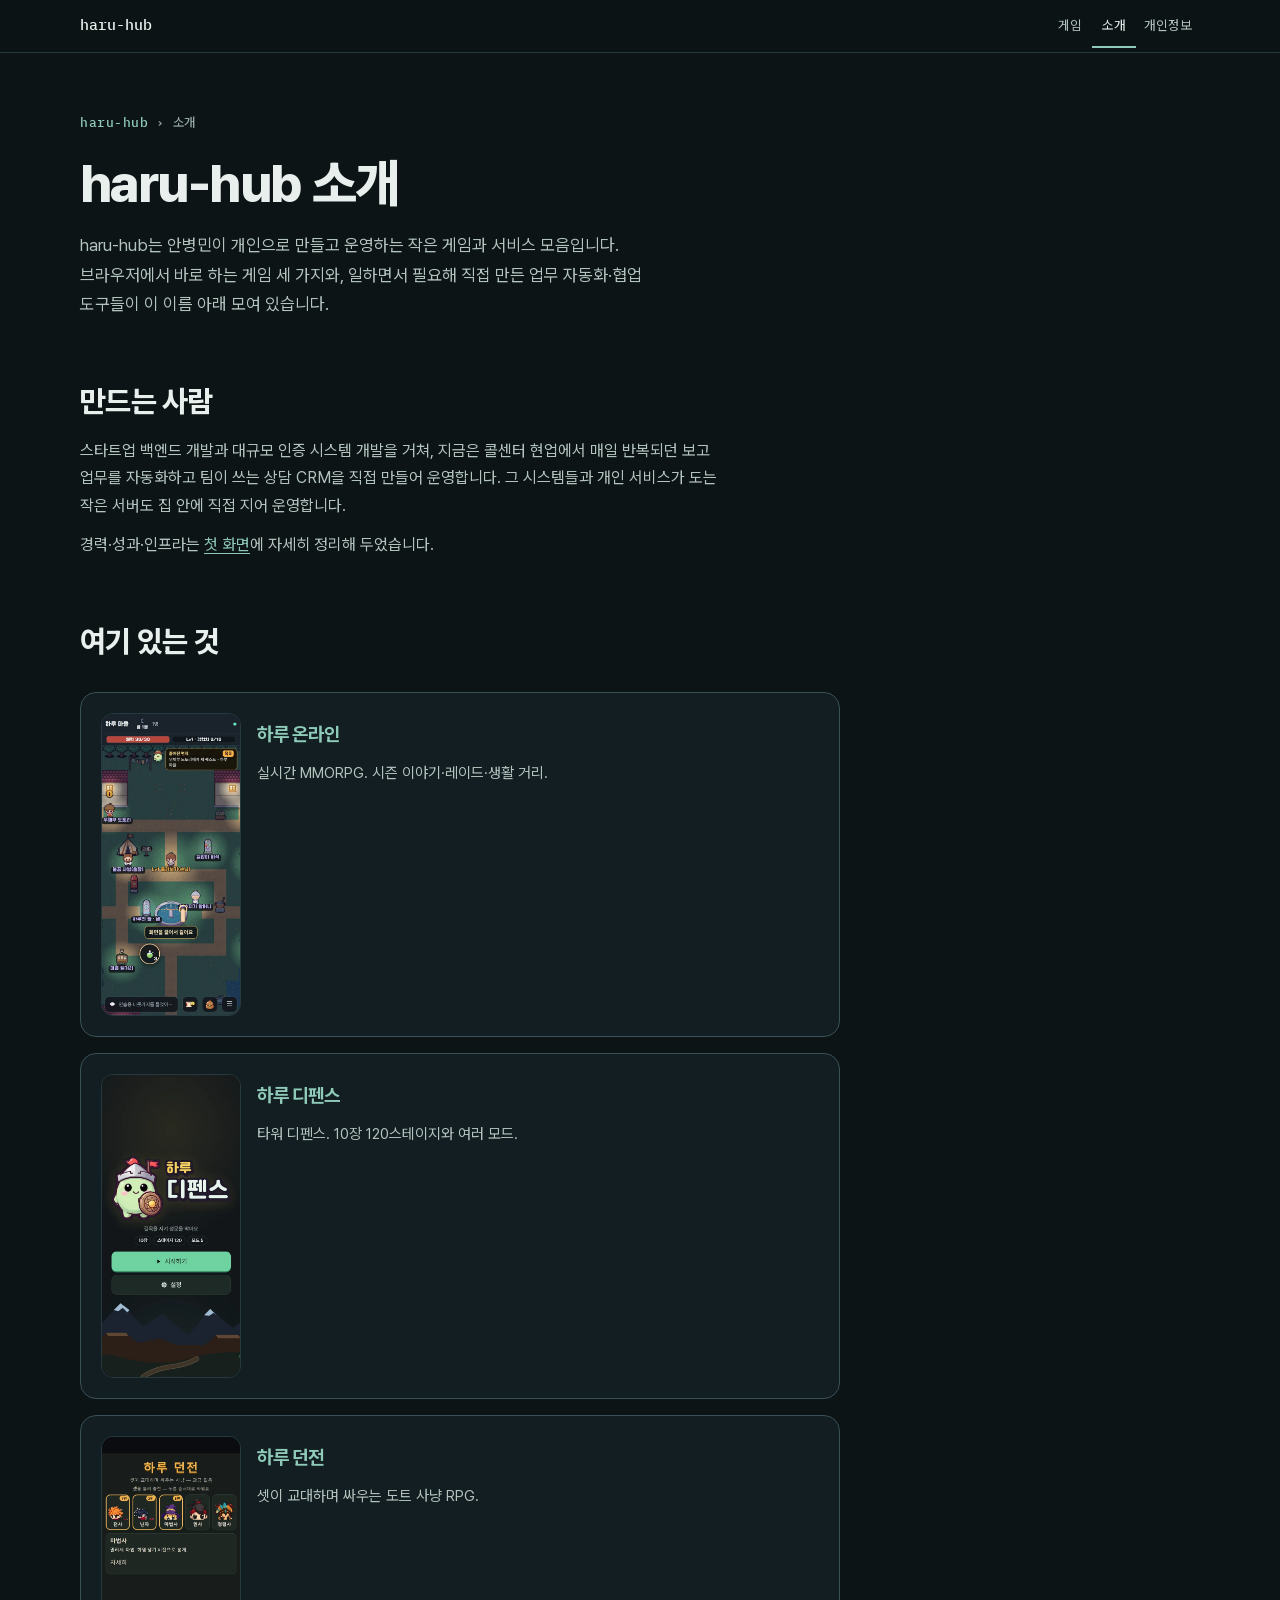
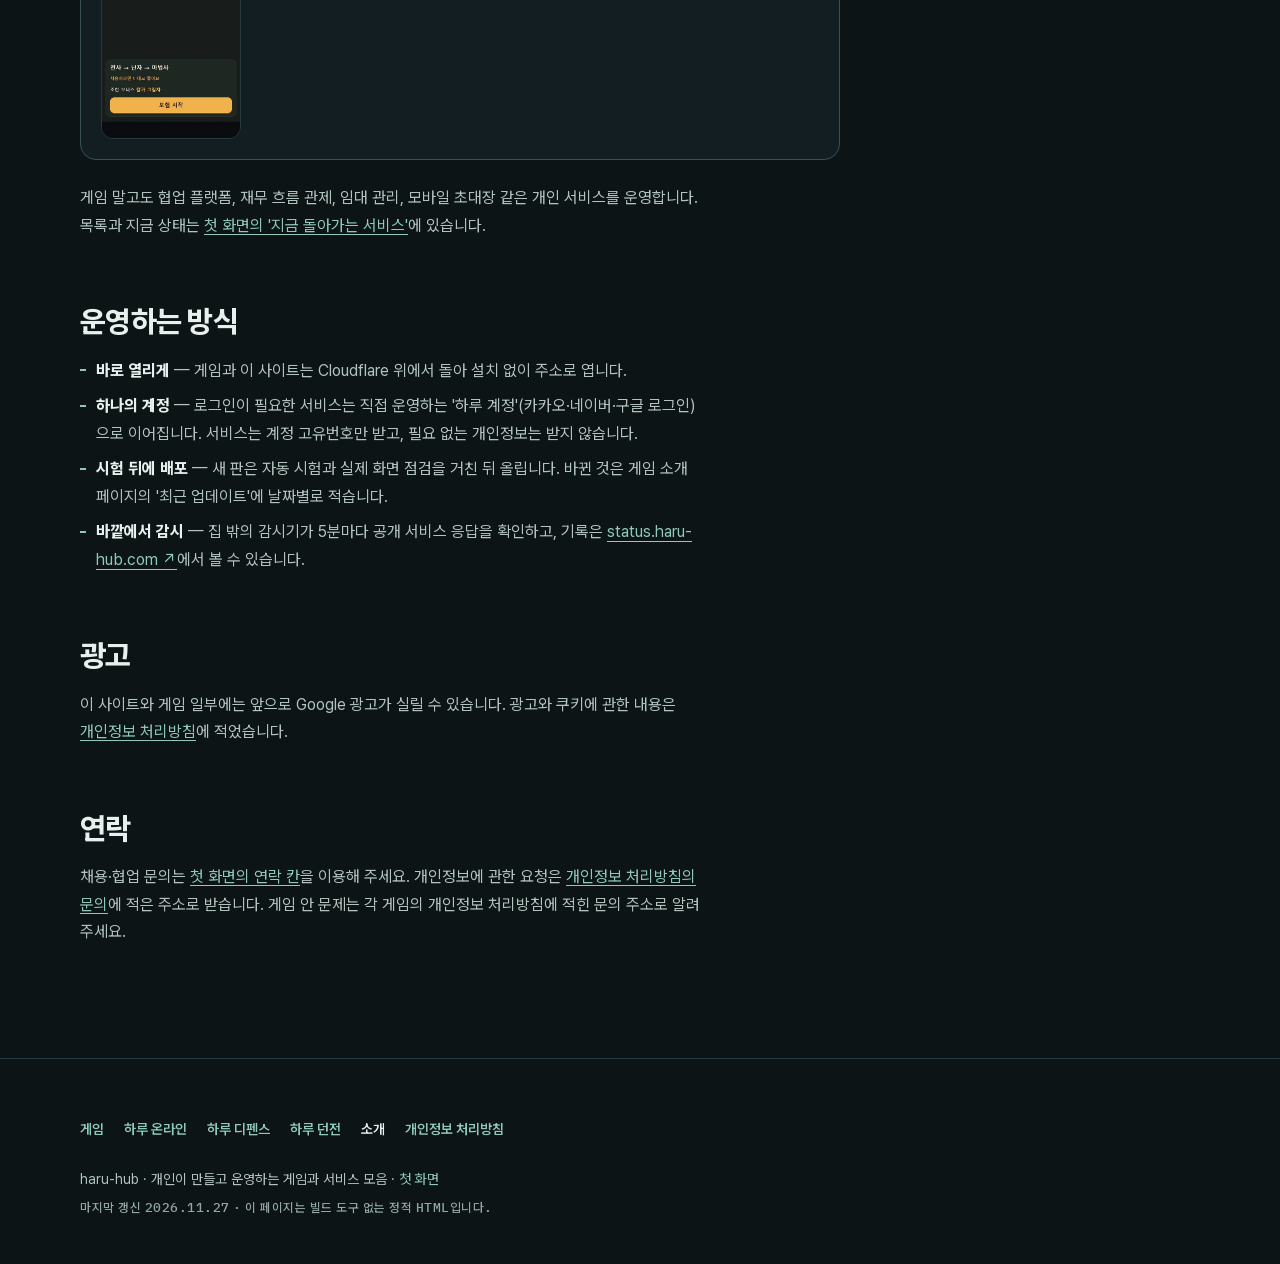
<file: about/index.html>
<!DOCTYPE html>
<html lang="ko">
<head>
<meta charset="UTF-8">
<meta name="viewport" content="width=device-width, initial-scale=1, viewport-fit=cover">
<title>소개 — haru-hub</title>
<meta name="description" content="haru-hub는 안병민이 개인으로 만들고 운영하는 게임과 서비스 모음입니다. 무엇이 있고, 어떻게 운영하는지.">
<meta name="color-scheme" content="dark">
<meta name="theme-color" content="#0c1416">
<meta name="format-detection" content="telephone=no, date=no, address=no, email=no">
<link rel="canonical" href="https://haru-hub.com/about/">
<meta property="og:type" content="website">
<meta property="og:url" content="https://haru-hub.com/about/">
<meta property="og:title" content="소개 — haru-hub">
<meta property="og:description" content="haru-hub는 안병민이 개인으로 만들고 운영하는 게임과 서비스 모음입니다. 무엇이 있고, 어떻게 운영하는지.">
<meta property="og:image" content="https://haru-hub.com/assets/games/og-games.jpg">
<meta property="og:image:width" content="1200">
<meta property="og:image:height" content="630">
<meta property="og:locale" content="ko_KR">
<meta property="og:site_name" content="haru-hub">
<meta name="twitter:card" content="summary_large_image">
<link rel="preload" href="/assets/fonts/pretendard-page-subset.woff2?v=20261127g" as="font" type="font/woff2" crossorigin>
<link rel="stylesheet" href="/assets/fonts/pretendardvariable-dynamic-subset.css?v=20261127g">
<link rel="stylesheet" href="/assets/style.css?v=20261127g">
<link rel="icon" type="image/svg+xml" href="/assets/favicon.svg">
</head>
<body>
<a class="skip" href="#main">본문 바로가기</a>
<header class="bar scrolled">
  <div class="wrap bar-in">
    <a class="logo" href="/">haru-hub</a>
    <nav class="bar-nav" aria-label="사이트 메뉴">
      <a href="/games/">게임</a>
      <a href="/about/" aria-current="true">소개</a>
      <a href="/privacy/">개인정보</a>
    </nav>
  </div>
</header>
<main id="main" class="page">
  <div class="wrap">
    <nav class="crumbs" aria-label="현재 위치"><a href="/">haru-hub</a><span aria-hidden="true">›</span><span aria-current="page">소개</span></nav>
    <h1 class="page-title">haru-hub 소개</h1>
    <p class="lede">haru-hub는 안병민이 개인으로 만들고 운영하는 작은 게임과 서비스 모음입니다. 브라우저에서 바로 하는 게임 세 가지와, 일하면서 필요해 직접 만든 업무 자동화·협업 도구들이 이 이름 아래 모여 있습니다.</p>

    <section class="blk" aria-labelledby="who-t">
      <h2 id="who-t">만드는 사람</h2>
      <div class="prose">
        <p>스타트업 백엔드 개발과 대규모 인증 시스템 개발을 거쳐, 지금은 콜센터 현업에서 매일 반복되던 보고 업무를 자동화하고 팀이 쓰는 상담 CRM을 직접 만들어 운영합니다. 그 시스템들과 개인 서비스가 도는 작은 서버도 집 안에 직접 지어 운영합니다.</p>
        <p>경력·성과·인프라는 <a href="/">첫 화면</a>에 자세히 정리해 두었습니다.</p>
      </div>
    </section>

    <section class="blk" aria-labelledby="what-t">
      <h2 id="what-t">여기 있는 것</h2>
      <ul class="glist">
        <li><img src="/assets/games/online-1.webp" width="540" height="1170" loading="lazy" decoding="async" alt=""><div><h3><a href="/games/online/">하루 온라인</a></h3><p>실시간 MMORPG. 시즌 이야기·레이드·생활 거리.</p></div></li>
        <li><img src="/assets/games/defense-1.webp" width="540" height="1170" loading="lazy" decoding="async" alt=""><div><h3><a href="/games/defense/">하루 디펜스</a></h3><p>타워 디펜스. 10장 120스테이지와 여러 모드.</p></div></li>
        <li><img src="/assets/games/dungeon-1.webp" width="540" height="1170" loading="lazy" decoding="async" alt=""><div><h3><a href="/games/dungeon/">하루 던전</a></h3><p>셋이 교대하며 싸우는 도트 사냥 RPG.</p></div></li>
      </ul>
      <div class="prose" style="margin-top:24px"><p>게임 말고도 협업 플랫폼, 재무 흐름 관제, 임대 관리, 모바일 초대장 같은 개인 서비스를 운영합니다. 목록과 지금 상태는 <a href="/#live">첫 화면의 '지금 돌아가는 서비스'</a>에 있습니다.</p></div>
    </section>

    <section class="blk" aria-labelledby="how-t">
      <h2 id="how-t">운영하는 방식</h2>
      <ul class="dash"><li><b>바로 열리게</b> — 게임과 이 사이트는 Cloudflare 위에서 돌아 설치 없이 주소로 엽니다.</li><li><b>하나의 계정</b> — 로그인이 필요한 서비스는 직접 운영하는 '하루 계정'(카카오·네이버·구글 로그인)으로 이어집니다. 서비스는 계정 고유번호만 받고, 필요 없는 개인정보는 받지 않습니다.</li><li><b>시험 뒤에 배포</b> — 새 판은 자동 시험과 실제 화면 점검을 거친 뒤 올립니다. 바뀐 것은 게임 소개 페이지의 '최근 업데이트'에 날짜별로 적습니다.</li><li><b>바깥에서 감시</b> — 집 밖의 감시기가 5분마다 공개 서비스 응답을 확인하고, 기록은 <a class="tlink" href="https://status.haru-hub.com/" target="_blank" rel="noopener">status.haru-hub.com ↗</a>에서 볼 수 있습니다.</li></ul>
    </section>

    <section class="blk" aria-labelledby="ads-t">
      <h2 id="ads-t">광고</h2>
      <div class="prose"><p>이 사이트와 게임 일부에는 앞으로 Google 광고가 실릴 수 있습니다. 광고와 쿠키에 관한 내용은 <a href="/privacy/">개인정보 처리방침</a>에 적었습니다.</p></div>
    </section>

    <section class="blk" aria-labelledby="contact-t">
      <h2 id="contact-t">연락</h2>
      <div class="prose">
        <p>채용·협업 문의는 <a href="/#contact">첫 화면의 연락 칸</a>을 이용해 주세요. 개인정보에 관한 요청은 <a href="/privacy/#contact">개인정보 처리방침의 문의</a>에 적은 주소로 받습니다. 게임 안 문제는 각 게임의 개인정보 처리방침에 적힌 문의 주소로 알려 주세요.</p>
      </div>
    </section>
  </div>
</main>
<footer class="foot">
  <div class="wrap">
    <nav class="foot-nav" aria-label="사이트 메뉴">
      <a href="/games/">게임</a><a href="/games/online/">하루 온라인</a><a href="/games/defense/">하루 디펜스</a><a href="/games/dungeon/">하루 던전</a><a href="/about/" aria-current="page">소개</a><a href="/privacy/">개인정보 처리방침</a>
    </nav>
    <p>haru-hub · 개인이 만들고 운영하는 게임과 서비스 모음 · <a href="/">첫 화면</a></p>
    <p class="meta">마지막 갱신 2026.11.27 · 이 페이지는 빌드 도구 없는 정적 HTML입니다.</p>
  </div>
</footer>
</body>
</html>
</file>
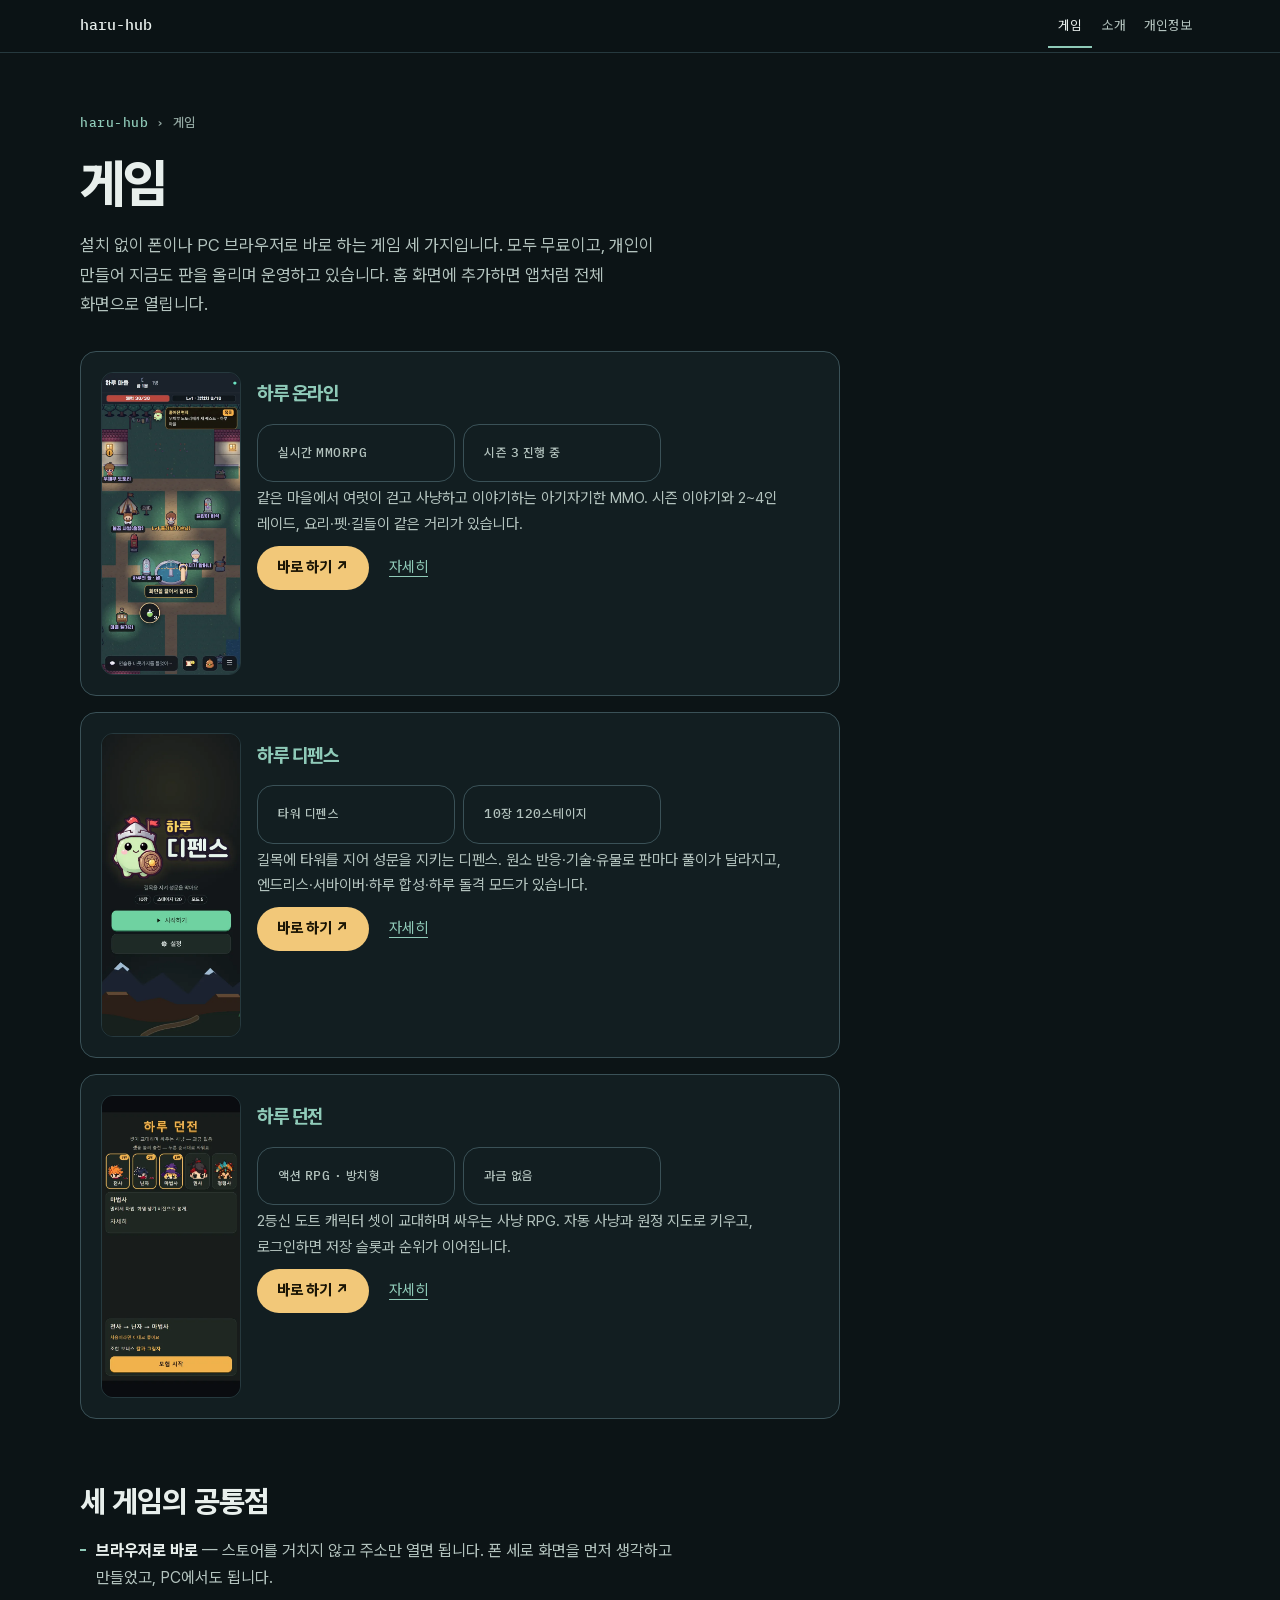
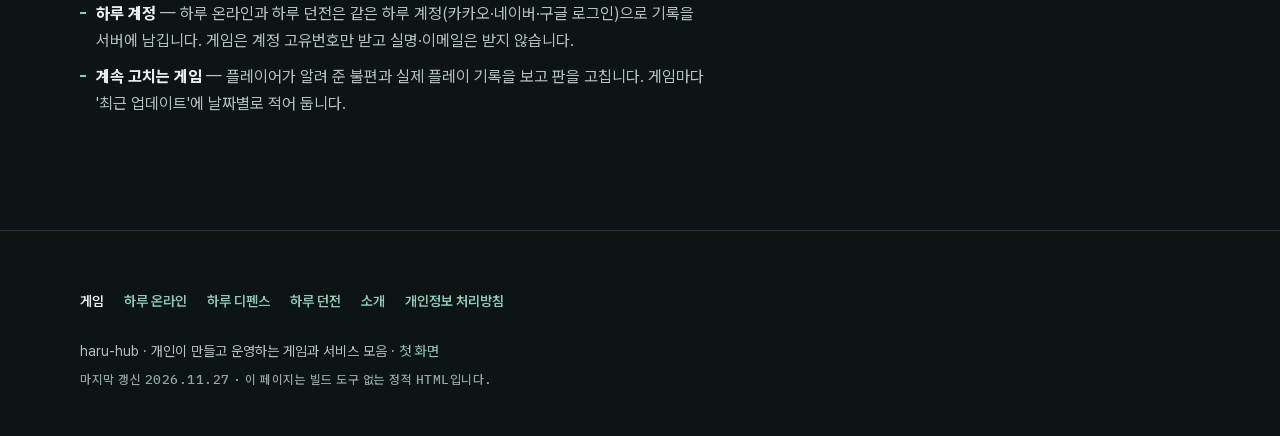
<file: games/index.html>
<!DOCTYPE html>
<html lang="ko">
<head>
<meta charset="UTF-8">
<meta name="viewport" content="width=device-width, initial-scale=1, viewport-fit=cover">
<title>게임 — 하루 온라인 · 하루 디펜스 · 하루 던전 · haru-hub</title>
<meta name="description" content="브라우저에서 바로 하는 무료 게임 3종. 실시간 MMORPG 하루 온라인, 타워 디펜스 하루 디펜스, 교대 사냥 RPG 하루 던전.">
<meta name="color-scheme" content="dark">
<meta name="theme-color" content="#0c1416">
<meta name="format-detection" content="telephone=no, date=no, address=no, email=no">
<link rel="canonical" href="https://haru-hub.com/games/">
<meta property="og:type" content="website">
<meta property="og:url" content="https://haru-hub.com/games/">
<meta property="og:title" content="게임 — 하루 온라인 · 하루 디펜스 · 하루 던전 · haru-hub">
<meta property="og:description" content="브라우저에서 바로 하는 무료 게임 3종. 실시간 MMORPG 하루 온라인, 타워 디펜스 하루 디펜스, 교대 사냥 RPG 하루 던전.">
<meta property="og:image" content="https://haru-hub.com/assets/games/og-games.jpg">
<meta property="og:image:width" content="1200">
<meta property="og:image:height" content="630">
<meta property="og:locale" content="ko_KR">
<meta property="og:site_name" content="haru-hub">
<meta name="twitter:card" content="summary_large_image">
<link rel="preload" href="/assets/fonts/pretendard-page-subset.woff2?v=20261127g" as="font" type="font/woff2" crossorigin>
<link rel="stylesheet" href="/assets/fonts/pretendardvariable-dynamic-subset.css?v=20261127g">
<link rel="stylesheet" href="/assets/style.css?v=20261127g">
<link rel="icon" type="image/svg+xml" href="/assets/favicon.svg">
</head>
<body>
<a class="skip" href="#main">본문 바로가기</a>
<header class="bar scrolled">
  <div class="wrap bar-in">
    <a class="logo" href="/">haru-hub</a>
    <nav class="bar-nav" aria-label="사이트 메뉴">
      <a href="/games/" aria-current="true">게임</a>
      <a href="/about/">소개</a>
      <a href="/privacy/">개인정보</a>
    </nav>
  </div>
</header>
<main id="main" class="page">
  <div class="wrap">
    <nav class="crumbs" aria-label="현재 위치"><a href="/">haru-hub</a><span aria-hidden="true">›</span><span aria-current="page">게임</span></nav>
    <h1 class="page-title">게임</h1>
    <p class="lede">설치 없이 폰이나 PC 브라우저로 바로 하는 게임 세 가지입니다. 모두 무료이고, 개인이 만들어 지금도 판을 올리며 운영하고 있습니다. 홈 화면에 추가하면 앱처럼 전체 화면으로 열립니다.</p>
    <ul class="glist">
      <li><img src="/assets/games/online-1.webp" width="540" height="1170" loading="lazy" decoding="async" alt="하루 온라인 화면">
        <div><h2><a href="/games/online/">하루 온라인</a></h2><ul class="chips game-tags"><li>실시간 MMORPG</li><li>시즌 3 진행 중</li></ul><p>같은 마을에서 여럿이 걷고 사냥하고 이야기하는 아기자기한 MMO. 시즌 이야기와 2~4인 레이드, 요리·펫·길들이 같은 거리가 있습니다.</p>
        <p class="game-go"><a class="btn btn-sm" href="https://online.haru-hub.com/" target="_blank" rel="noopener">바로 하기 ↗</a><a class="tlink" href="/games/online/">자세히</a></p></div></li>
      <li><img src="/assets/games/defense-1.webp" width="540" height="1170" loading="lazy" decoding="async" alt="하루 디펜스 화면">
        <div><h2><a href="/games/defense/">하루 디펜스</a></h2><ul class="chips game-tags"><li>타워 디펜스</li><li>10장 120스테이지</li></ul><p>길목에 타워를 지어 성문을 지키는 디펜스. 원소 반응·기술·유물로 판마다 풀이가 달라지고, 엔드리스·서바이버·하루 합성·하루 돌격 모드가 있습니다.</p>
        <p class="game-go"><a class="btn btn-sm" href="https://defense.haru-hub.com/" target="_blank" rel="noopener">바로 하기 ↗</a><a class="tlink" href="/games/defense/">자세히</a></p></div></li>
      <li><img src="/assets/games/dungeon-1.webp" width="540" height="1170" loading="lazy" decoding="async" alt="하루 던전 화면">
        <div><h2><a href="/games/dungeon/">하루 던전</a></h2><ul class="chips game-tags"><li>액션 RPG · 방치형</li><li>과금 없음</li></ul><p>2등신 도트 캐릭터 셋이 교대하며 싸우는 사냥 RPG. 자동 사냥과 원정 지도로 키우고, 로그인하면 저장 슬롯과 순위가 이어집니다.</p>
        <p class="game-go"><a class="btn btn-sm" href="https://games.haru-hub.com/arpg/" target="_blank" rel="noopener">바로 하기 ↗</a><a class="tlink" href="/games/dungeon/">자세히</a></p></div></li>
    </ul>
    <section class="blk" aria-labelledby="common-t">
      <h2 id="common-t">세 게임의 공통점</h2>
      <ul class="dash"><li><b>브라우저로 바로</b> — 스토어를 거치지 않고 주소만 열면 됩니다. 폰 세로 화면을 먼저 생각하고 만들었고, PC에서도 됩니다.</li><li><b>하루 계정</b> — 하루 온라인과 하루 던전은 같은 하루 계정(카카오·네이버·구글 로그인)으로 기록을 서버에 남깁니다. 게임은 계정 고유번호만 받고 실명·이메일은 받지 않습니다.</li><li><b>계속 고치는 게임</b> — 플레이어가 알려 준 불편과 실제 플레이 기록을 보고 판을 고칩니다. 게임마다 '최근 업데이트'에 날짜별로 적어 둡니다.</li></ul>
    </section>
  </div>
</main>
<footer class="foot">
  <div class="wrap">
    <nav class="foot-nav" aria-label="사이트 메뉴">
      <a href="/games/" aria-current="page">게임</a><a href="/games/online/">하루 온라인</a><a href="/games/defense/">하루 디펜스</a><a href="/games/dungeon/">하루 던전</a><a href="/about/">소개</a><a href="/privacy/">개인정보 처리방침</a>
    </nav>
    <p>haru-hub · 개인이 만들고 운영하는 게임과 서비스 모음 · <a href="/">첫 화면</a></p>
    <p class="meta">마지막 갱신 2026.11.27 · 이 페이지는 빌드 도구 없는 정적 HTML입니다.</p>
  </div>
</footer>
</body>
</html>
</file>
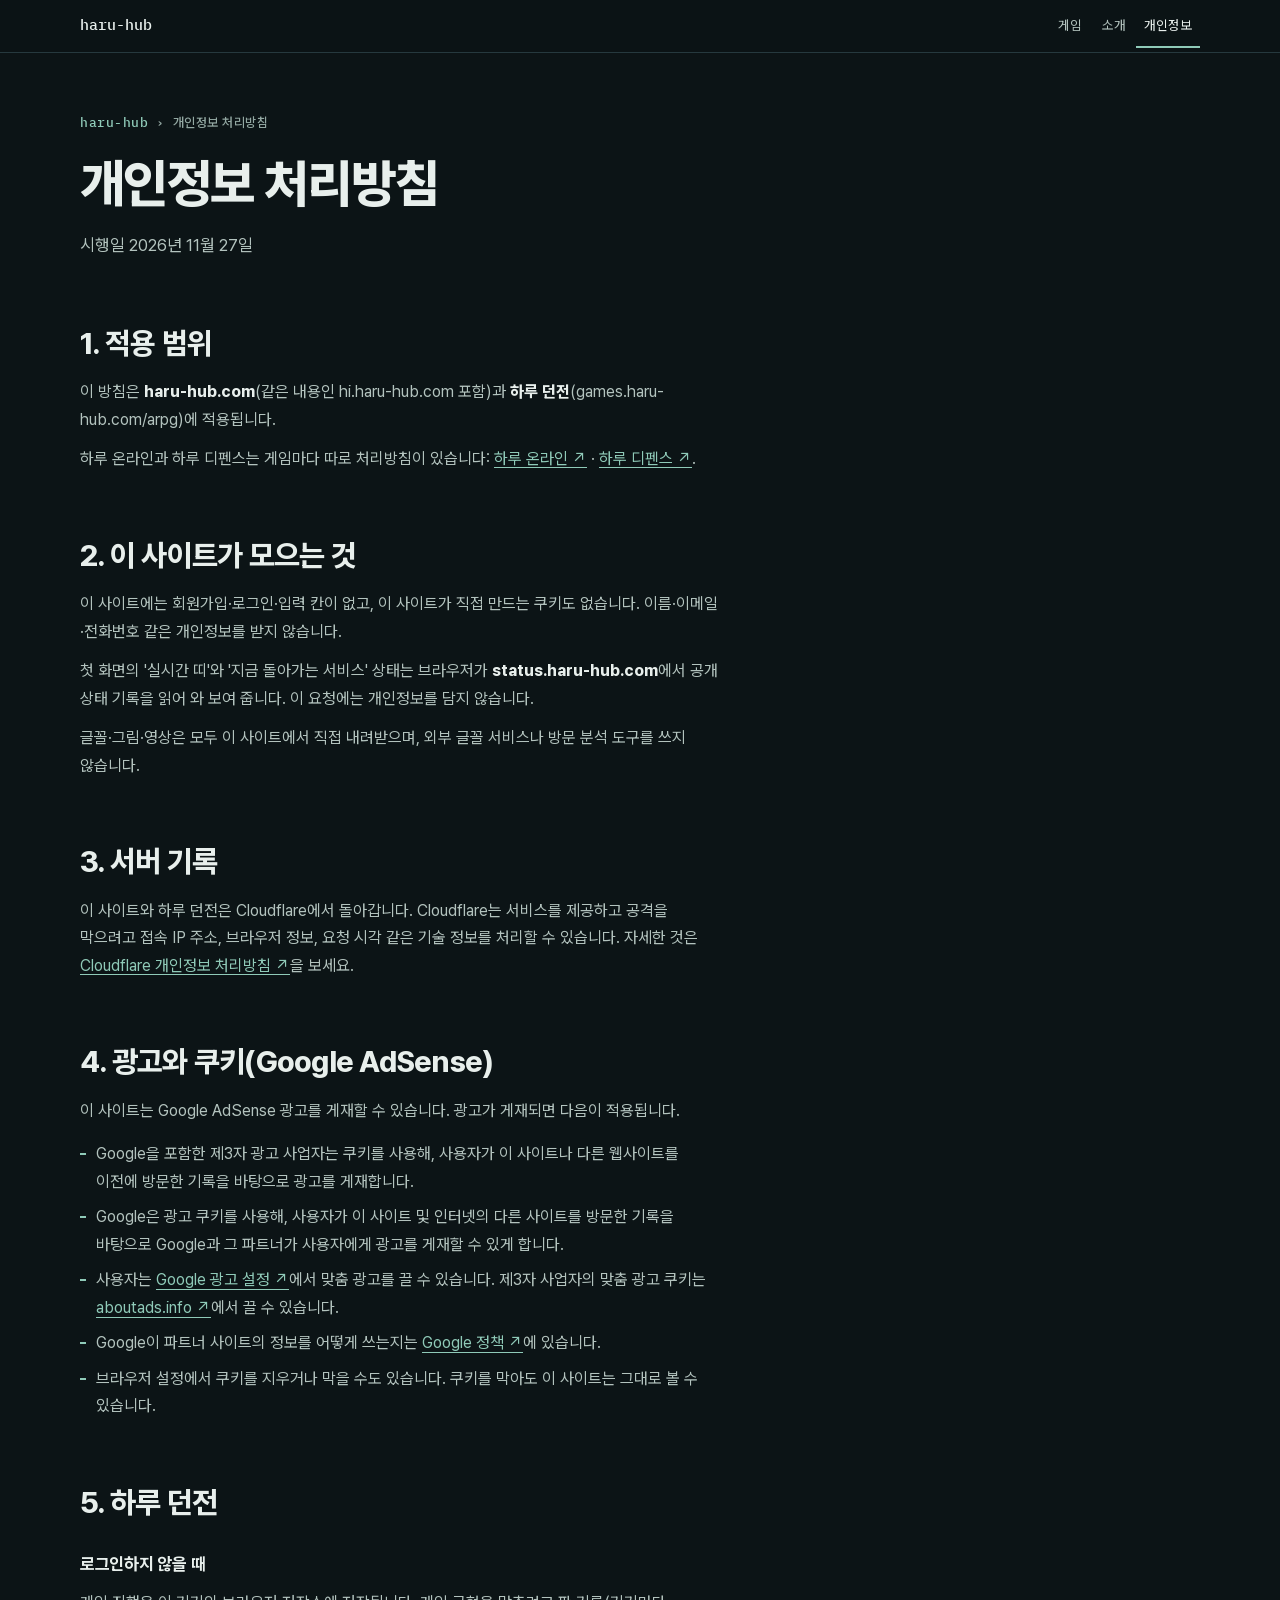
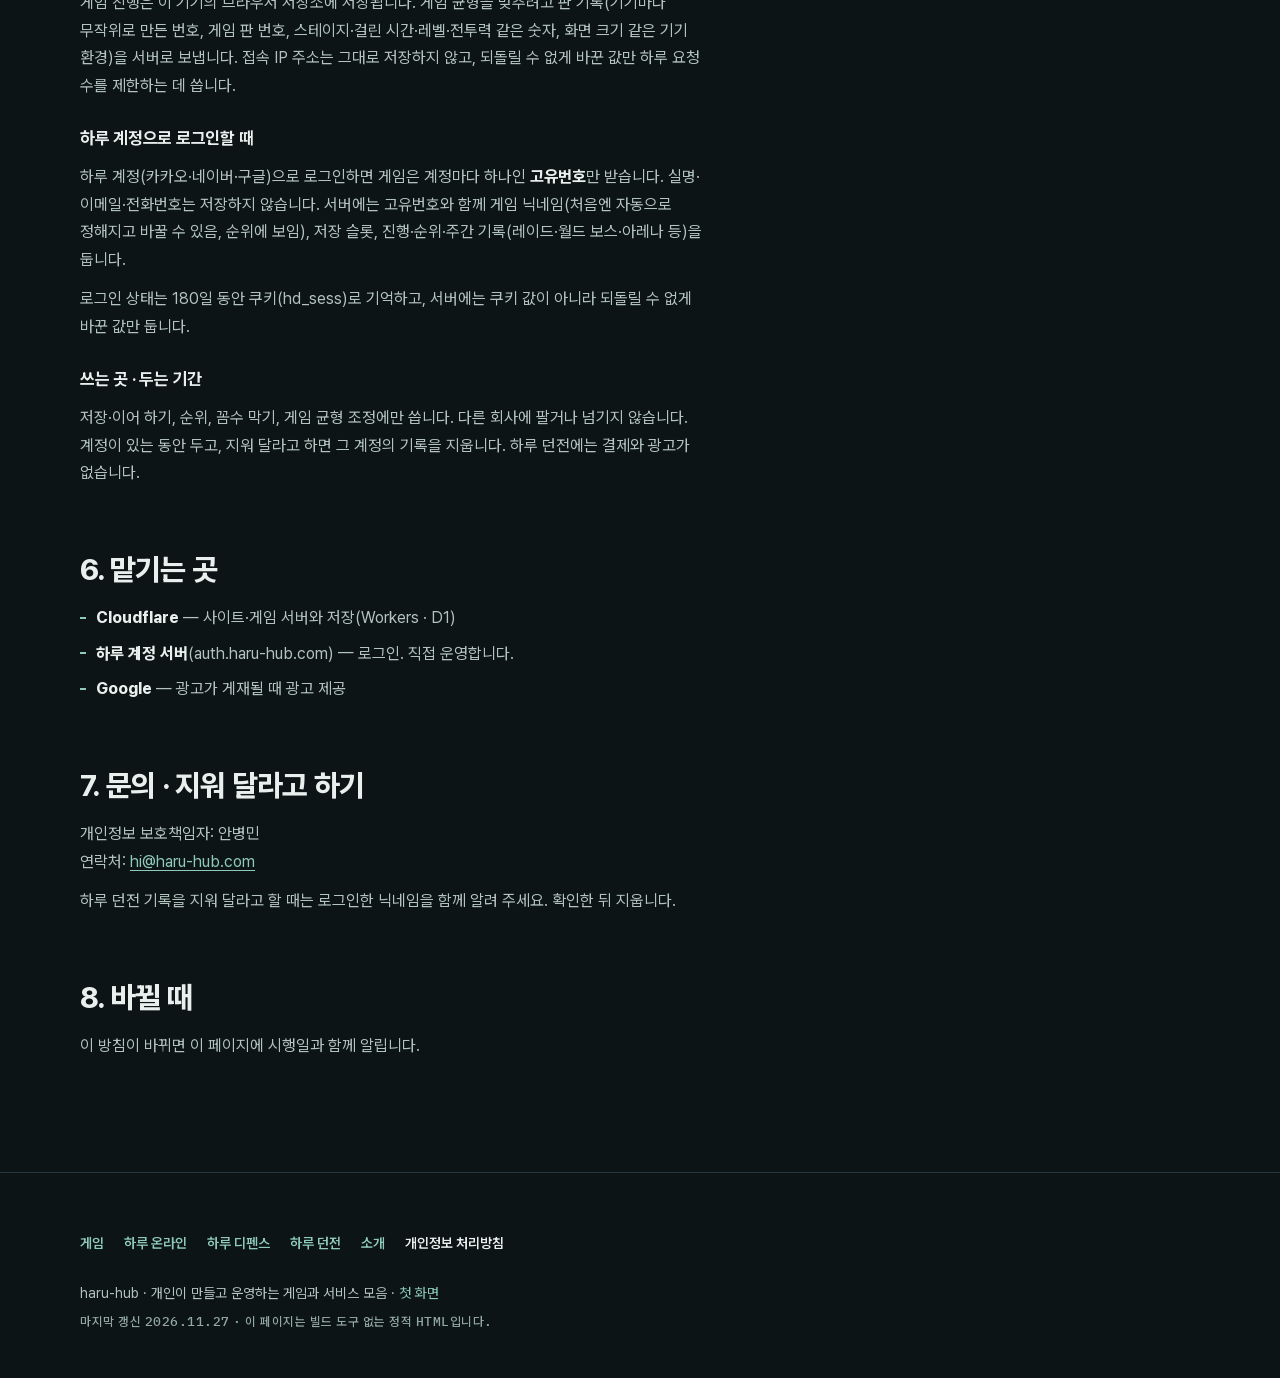
<file: privacy/index.html>
<!DOCTYPE html>
<html lang="ko">
<head>
<meta charset="UTF-8">
<meta name="viewport" content="width=device-width, initial-scale=1, viewport-fit=cover">
<title>개인정보 처리방침 — haru-hub</title>
<meta name="description" content="haru-hub.com과 하루 던전의 개인정보 처리방침. 이 사이트가 모으는 것, 서버 기록, Google AdSense 광고와 쿠키, 문의 방법.">
<meta name="color-scheme" content="dark">
<meta name="theme-color" content="#0c1416">
<meta name="format-detection" content="telephone=no, date=no, address=no, email=no">
<link rel="canonical" href="https://haru-hub.com/privacy/">
<meta property="og:type" content="website">
<meta property="og:url" content="https://haru-hub.com/privacy/">
<meta property="og:title" content="개인정보 처리방침 — haru-hub">
<meta property="og:description" content="haru-hub.com과 하루 던전의 개인정보 처리방침. 이 사이트가 모으는 것, 서버 기록, Google AdSense 광고와 쿠키, 문의 방법.">
<meta property="og:image" content="https://haru-hub.com/assets/games/og-games.jpg">
<meta property="og:image:width" content="1200">
<meta property="og:image:height" content="630">
<meta property="og:locale" content="ko_KR">
<meta property="og:site_name" content="haru-hub">
<meta name="twitter:card" content="summary_large_image">
<link rel="preload" href="/assets/fonts/pretendard-page-subset.woff2?v=20261127g" as="font" type="font/woff2" crossorigin>
<link rel="stylesheet" href="/assets/fonts/pretendardvariable-dynamic-subset.css?v=20261127g">
<link rel="stylesheet" href="/assets/style.css?v=20261127g">
<link rel="icon" type="image/svg+xml" href="/assets/favicon.svg">
</head>
<body>
<a class="skip" href="#main">본문 바로가기</a>
<header class="bar scrolled">
  <div class="wrap bar-in">
    <a class="logo" href="/">haru-hub</a>
    <nav class="bar-nav" aria-label="사이트 메뉴">
      <a href="/games/">게임</a>
      <a href="/about/">소개</a>
      <a href="/privacy/" aria-current="true">개인정보</a>
    </nav>
  </div>
</header>
<main id="main" class="page">
  <div class="wrap">
    <nav class="crumbs" aria-label="현재 위치"><a href="/">haru-hub</a><span aria-hidden="true">›</span><span aria-current="page">개인정보 처리방침</span></nav>
    <h1 class="page-title">개인정보 처리방침</h1>
    <p class="lede">시행일 2026년 11월 27일</p>

    <section class="blk" aria-labelledby="scope-t">
      <h2 id="scope-t">1. 적용 범위</h2>
      <div class="prose">
        <p>이 방침은 <b>haru-hub.com</b>(같은 내용인 hi.haru-hub.com 포함)과 <b>하루 던전</b>(games.haru-hub.com/arpg)에 적용됩니다.</p>
        <p>하루 온라인과 하루 디펜스는 게임마다 따로 처리방침이 있습니다: <a href="https://online.haru-hub.com/privacy" target="_blank" rel="noopener">하루 온라인 ↗</a> · <a href="https://defense.haru-hub.com/privacy" target="_blank" rel="noopener">하루 디펜스 ↗</a>.</p>
      </div>
    </section>

    <section class="blk" aria-labelledby="site-t">
      <h2 id="site-t">2. 이 사이트가 모으는 것</h2>
      <div class="prose">
        <p>이 사이트에는 회원가입·로그인·입력 칸이 없고, 이 사이트가 직접 만드는 쿠키도 없습니다. 이름·이메일·전화번호 같은 개인정보를 받지 않습니다.</p>
        <p>첫 화면의 '실시간 띠'와 '지금 돌아가는 서비스' 상태는 브라우저가 <b>status.haru-hub.com</b>에서 공개 상태 기록을 읽어 와 보여 줍니다. 이 요청에는 개인정보를 담지 않습니다.</p>
        <p>글꼴·그림·영상은 모두 이 사이트에서 직접 내려받으며, 외부 글꼴 서비스나 방문 분석 도구를 쓰지 않습니다.</p>
      </div>
    </section>

    <section class="blk" aria-labelledby="host-t">
      <h2 id="host-t">3. 서버 기록</h2>
      <div class="prose">
        <p>이 사이트와 하루 던전은 Cloudflare에서 돌아갑니다. Cloudflare는 서비스를 제공하고 공격을 막으려고 접속 IP 주소, 브라우저 정보, 요청 시각 같은 기술 정보를 처리할 수 있습니다. 자세한 것은 <a href="https://www.cloudflare.com/privacypolicy/" target="_blank" rel="noopener">Cloudflare 개인정보 처리방침 ↗</a>을 보세요.</p>
      </div>
    </section>

    <section class="blk" aria-labelledby="ads-t">
      <h2 id="ads-t">4. 광고와 쿠키(Google AdSense)</h2>
      <div class="prose">
        <p>이 사이트는 Google AdSense 광고를 게재할 수 있습니다. 광고가 게재되면 다음이 적용됩니다.</p>
      </div>
      <ul class="dash"><li>Google을 포함한 제3자 광고 사업자는 쿠키를 사용해, 사용자가 이 사이트나 다른 웹사이트를 이전에 방문한 기록을 바탕으로 광고를 게재합니다.</li><li>Google은 광고 쿠키를 사용해, 사용자가 이 사이트 및 인터넷의 다른 사이트를 방문한 기록을 바탕으로 Google과 그 파트너가 사용자에게 광고를 게재할 수 있게 합니다.</li><li>사용자는 <a class="tlink" href="https://adssettings.google.com/" target="_blank" rel="noopener">Google 광고 설정 ↗</a>에서 맞춤 광고를 끌 수 있습니다. 제3자 사업자의 맞춤 광고 쿠키는 <a class="tlink" href="https://www.aboutads.info/choices/" target="_blank" rel="noopener">aboutads.info ↗</a>에서 끌 수 있습니다.</li><li>Google이 파트너 사이트의 정보를 어떻게 쓰는지는 <a class="tlink" href="https://policies.google.com/technologies/partner-sites" target="_blank" rel="noopener">Google 정책 ↗</a>에 있습니다.</li><li>브라우저 설정에서 쿠키를 지우거나 막을 수도 있습니다. 쿠키를 막아도 이 사이트는 그대로 볼 수 있습니다.</li></ul>
    </section>

    <section class="blk" id="dungeon" aria-labelledby="dg-t">
      <h2 id="dg-t">5. 하루 던전</h2>
      <div class="prose">
        <h3>로그인하지 않을 때</h3>
        <p>게임 진행은 이 기기의 브라우저 저장소에 저장됩니다. 게임 균형을 맞추려고 판 기록(기기마다 무작위로 만든 번호, 게임 판 번호, 스테이지·걸린 시간·레벨·전투력 같은 숫자, 화면 크기 같은 기기 환경)을 서버로 보냅니다. 접속 IP 주소는 그대로 저장하지 않고, 되돌릴 수 없게 바꾼 값만 하루 요청 수를 제한하는 데 씁니다.</p>
        <h3>하루 계정으로 로그인할 때</h3>
        <p>하루 계정(카카오·네이버·구글)으로 로그인하면 게임은 계정마다 하나인 <b>고유번호</b>만 받습니다. 실명·이메일·전화번호는 저장하지 않습니다. 서버에는 고유번호와 함께 게임 닉네임(처음엔 자동으로 정해지고 바꿀 수 있음, 순위에 보임), 저장 슬롯, 진행·순위·주간 기록(레이드·월드 보스·아레나 등)을 둡니다.</p>
        <p>로그인 상태는 180일 동안 쿠키(hd_sess)로 기억하고, 서버에는 쿠키 값이 아니라 되돌릴 수 없게 바꾼 값만 둡니다.</p>
        <h3>쓰는 곳 · 두는 기간</h3>
        <p>저장·이어 하기, 순위, 꼼수 막기, 게임 균형 조정에만 씁니다. 다른 회사에 팔거나 넘기지 않습니다. 계정이 있는 동안 두고, 지워 달라고 하면 그 계정의 기록을 지웁니다. 하루 던전에는 결제와 광고가 없습니다.</p>
      </div>
    </section>

    <section class="blk" aria-labelledby="vendor-t">
      <h2 id="vendor-t">6. 맡기는 곳</h2>
      <ul class="dash"><li><b>Cloudflare</b> — 사이트·게임 서버와 저장(Workers · D1)</li><li><b>하루 계정 서버</b>(auth.haru-hub.com) — 로그인. 직접 운영합니다.</li><li><b>Google</b> — 광고가 게재될 때 광고 제공</li></ul>
    </section>

    <section class="blk" id="contact" aria-labelledby="contact-t">
      <h2 id="contact-t">7. 문의 · 지워 달라고 하기</h2>
      <div class="prose">
        <p>개인정보 보호책임자: 안병민<br>연락처: <a href="mailto:hi@haru-hub.com">hi@haru-hub.com</a></p>
        <p>하루 던전 기록을 지워 달라고 할 때는 로그인한 닉네임을 함께 알려 주세요. 확인한 뒤 지웁니다.</p>
      </div>
    </section>

    <section class="blk" aria-labelledby="change-t">
      <h2 id="change-t">8. 바뀔 때</h2>
      <div class="prose"><p>이 방침이 바뀌면 이 페이지에 시행일과 함께 알립니다.</p></div>
    </section>
  </div>
</main>
<footer class="foot">
  <div class="wrap">
    <nav class="foot-nav" aria-label="사이트 메뉴">
      <a href="/games/">게임</a><a href="/games/online/">하루 온라인</a><a href="/games/defense/">하루 디펜스</a><a href="/games/dungeon/">하루 던전</a><a href="/about/">소개</a><a href="/privacy/" aria-current="page">개인정보 처리방침</a>
    </nav>
    <p>haru-hub · 개인이 만들고 운영하는 게임과 서비스 모음 · <a href="/">첫 화면</a></p>
    <p class="meta">마지막 갱신 2026.11.27 · 이 페이지는 빌드 도구 없는 정적 HTML입니다.</p>
  </div>
</footer>
</body>
</html>
</file>
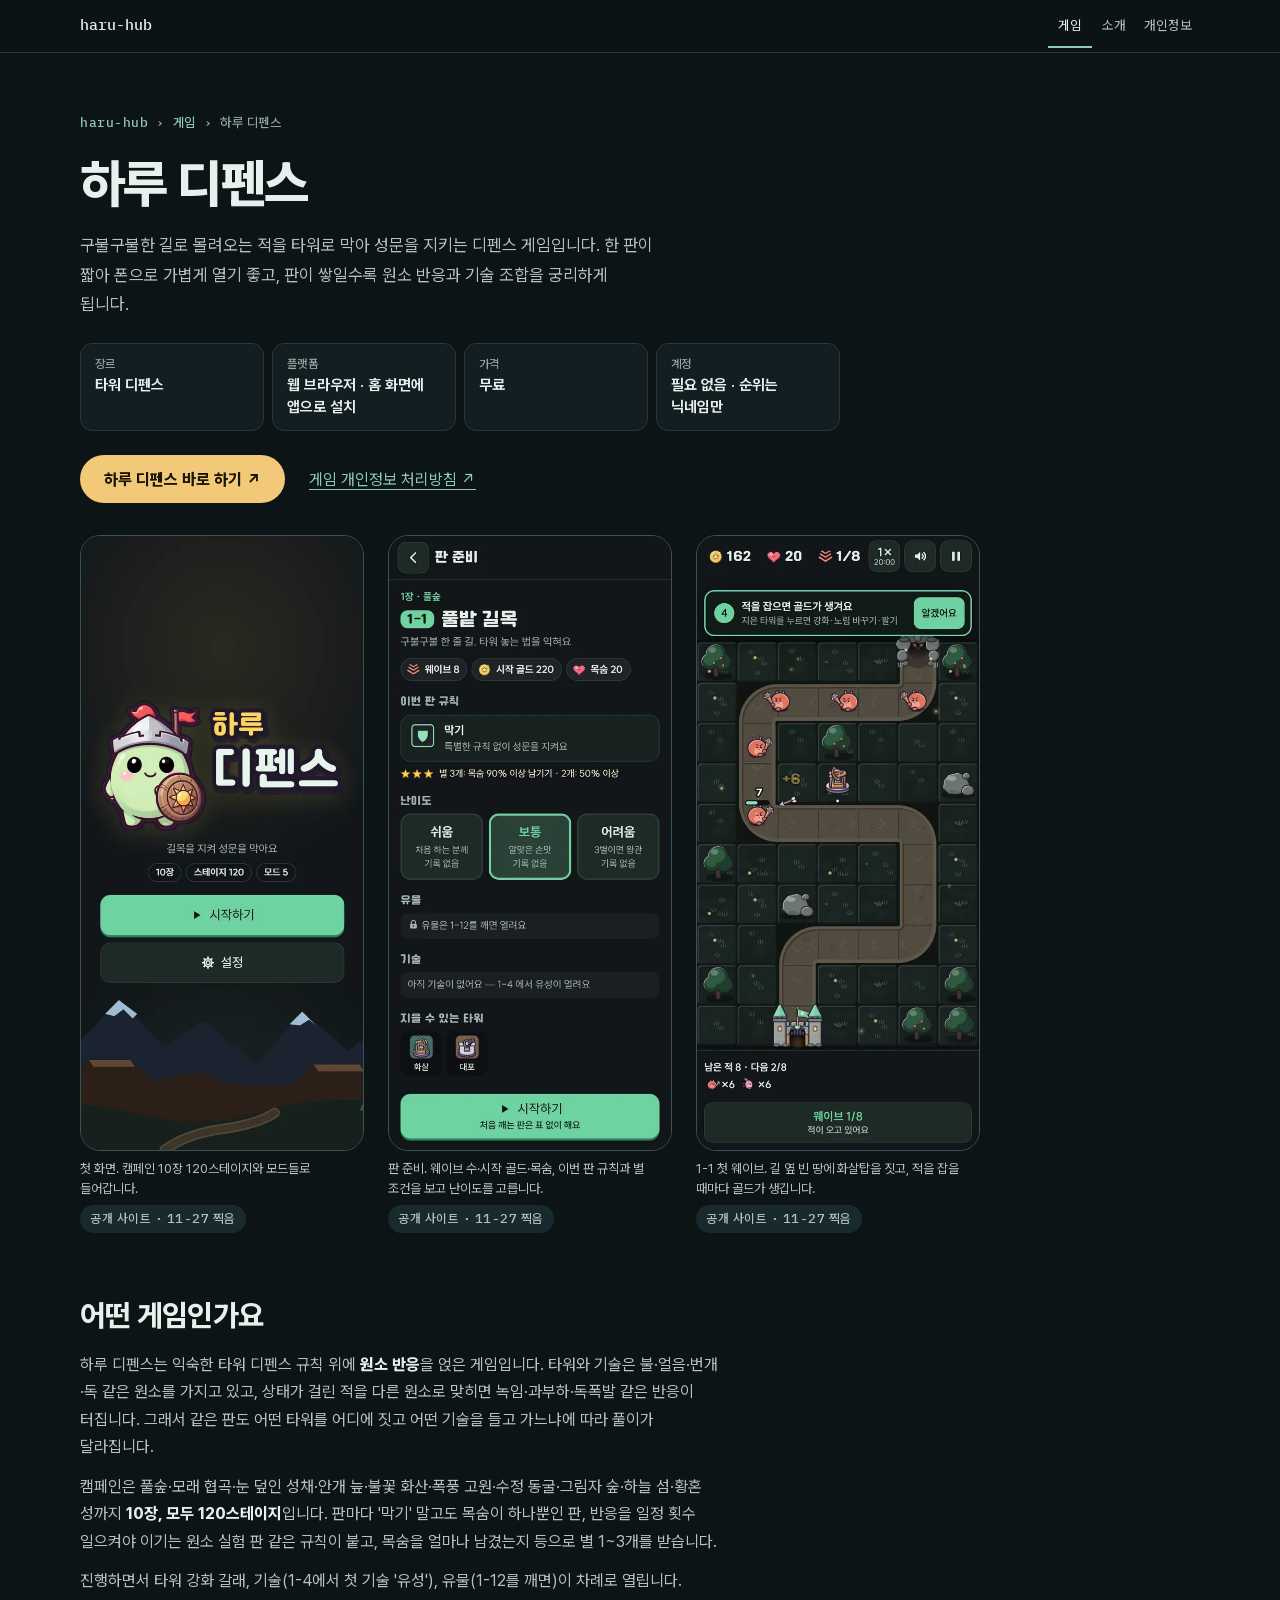
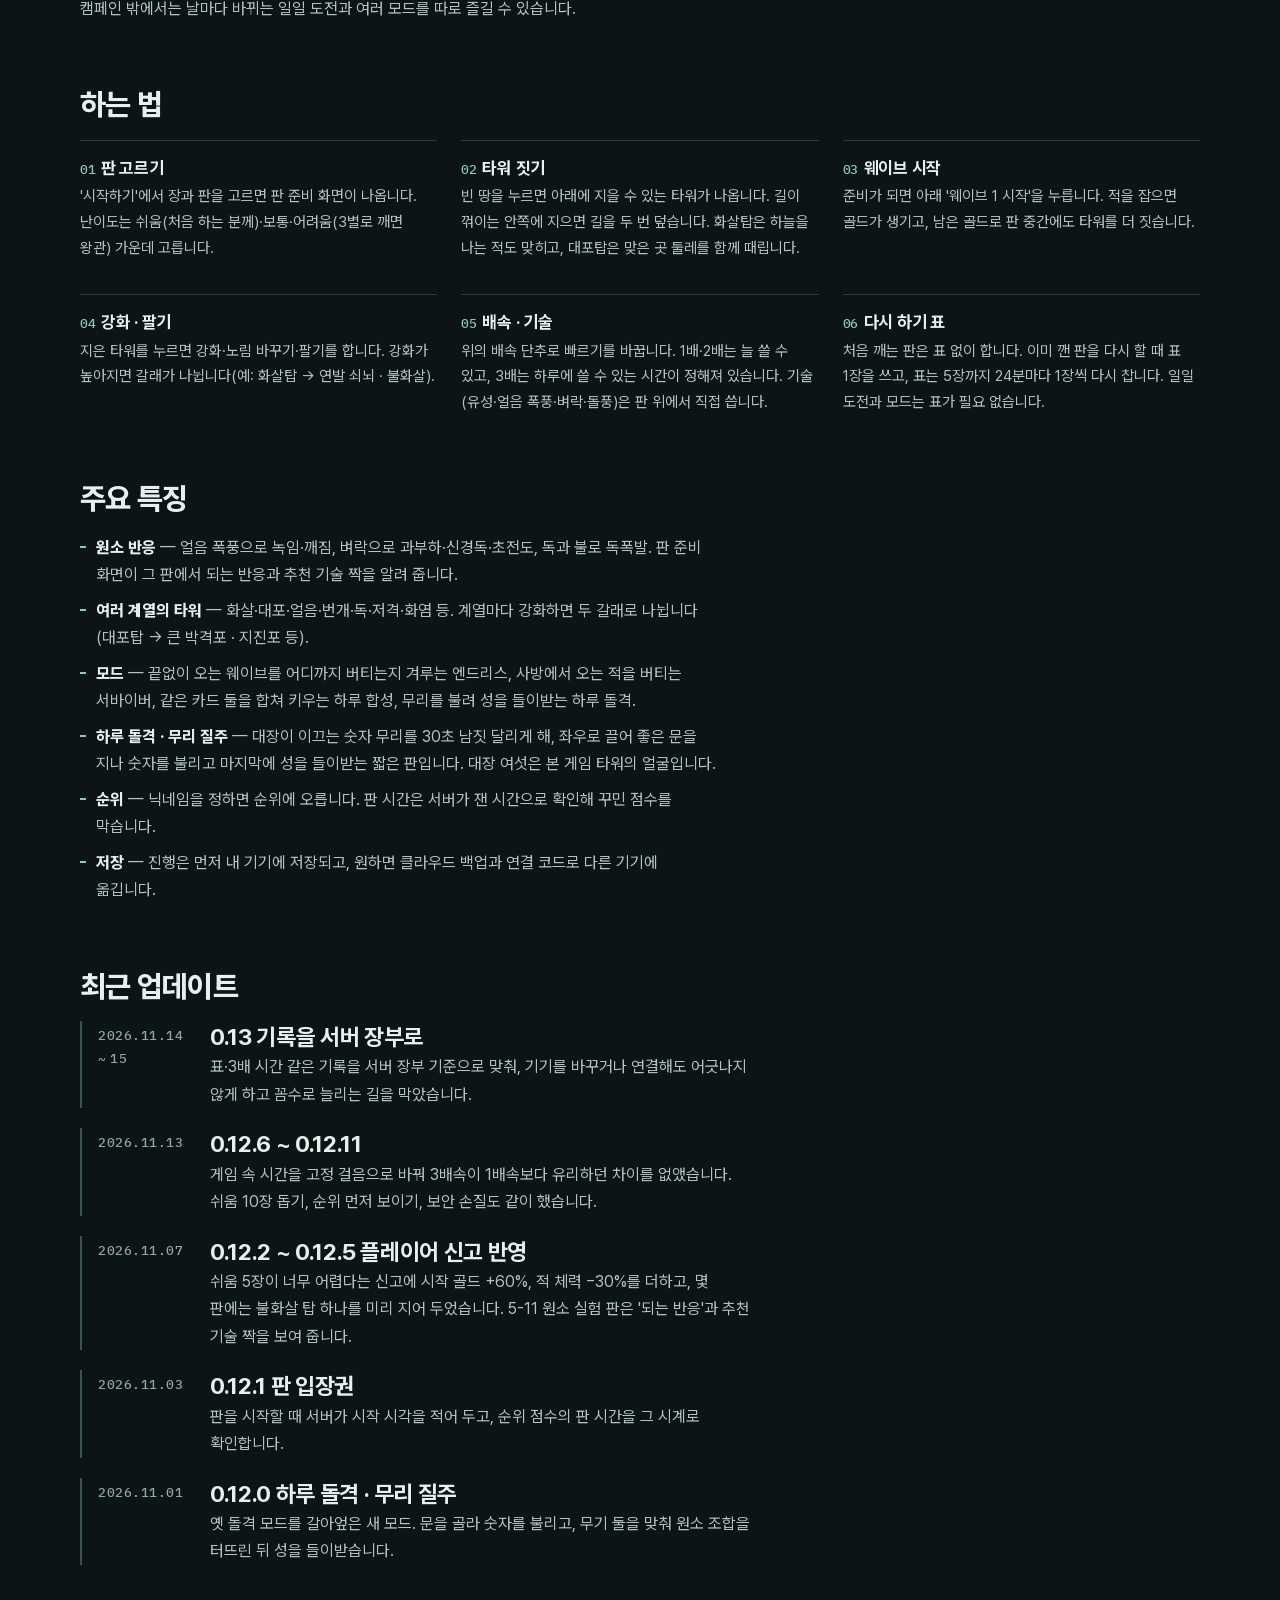
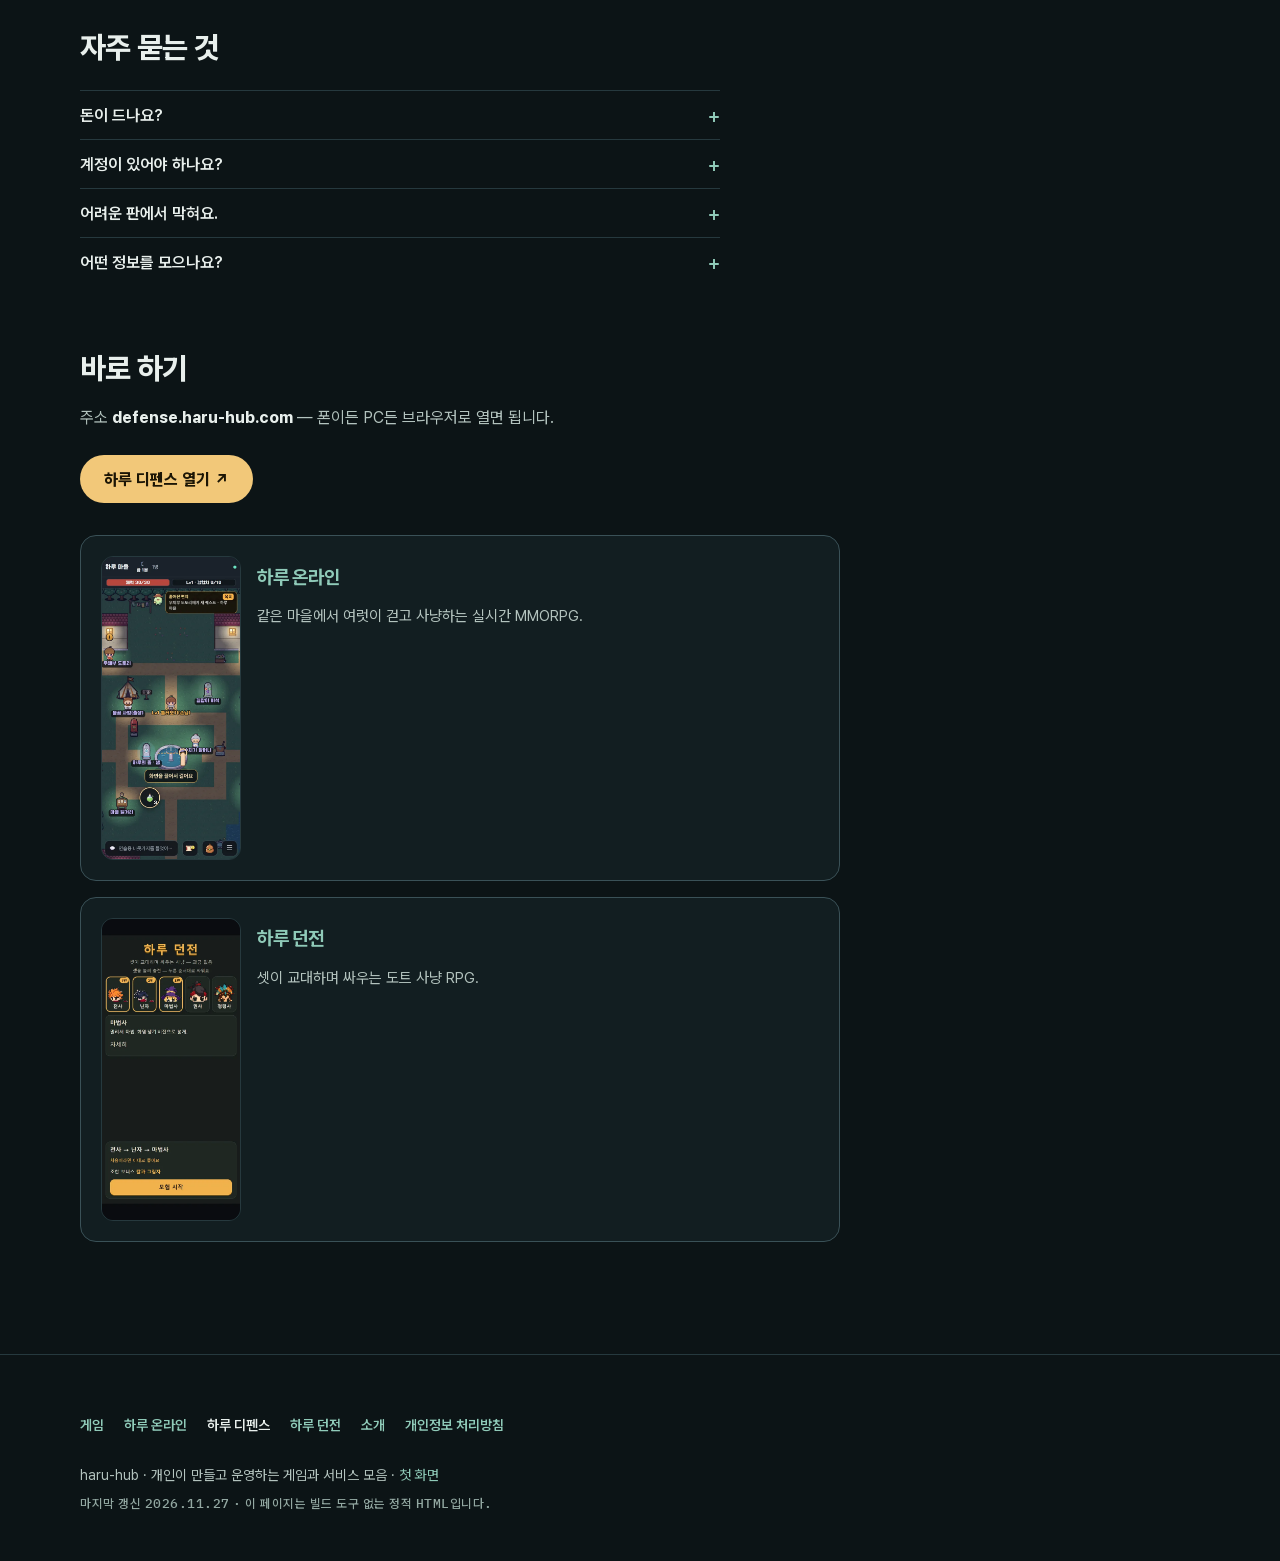
<file: games/defense/index.html>
<!DOCTYPE html>
<html lang="ko">
<head>
<meta charset="UTF-8">
<meta name="viewport" content="width=device-width, initial-scale=1, viewport-fit=cover">
<title>하루 디펜스 — 브라우저로 하는 타워 디펜스 · haru-hub</title>
<meta name="description" content="길목에 타워를 지어 성문을 지키는 무료 디펜스 게임. 10장 120스테이지, 원소 반응·기술·유물, 엔드리스·서바이버·하루 합성·하루 돌격 모드 — 하는 법과 최근 업데이트.">
<meta name="color-scheme" content="dark">
<meta name="theme-color" content="#0c1416">
<meta name="format-detection" content="telephone=no, date=no, address=no, email=no">
<link rel="canonical" href="https://haru-hub.com/games/defense/">
<meta property="og:type" content="article">
<meta property="og:url" content="https://haru-hub.com/games/defense/">
<meta property="og:title" content="하루 디펜스 — 브라우저로 하는 타워 디펜스 · haru-hub">
<meta property="og:description" content="길목에 타워를 지어 성문을 지키는 무료 디펜스 게임. 10장 120스테이지, 원소 반응·기술·유물, 엔드리스·서바이버·하루 합성·하루 돌격 모드 — 하는 법과 최근 업데이트.">
<meta property="og:image" content="https://haru-hub.com/assets/games/og-defense.jpg">
<meta property="og:image:width" content="1200">
<meta property="og:image:height" content="630">
<meta property="og:locale" content="ko_KR">
<meta property="og:site_name" content="haru-hub">
<meta name="twitter:card" content="summary_large_image">
<link rel="preload" href="/assets/fonts/pretendard-page-subset.woff2?v=20261127g" as="font" type="font/woff2" crossorigin>
<link rel="stylesheet" href="/assets/fonts/pretendardvariable-dynamic-subset.css?v=20261127g">
<link rel="stylesheet" href="/assets/style.css?v=20261127g">
<link rel="icon" type="image/svg+xml" href="/assets/favicon.svg">
<script type="application/ld+json">{"@context": "https://schema.org", "@type": "VideoGame", "name": "하루 디펜스", "url": "https://defense.haru-hub.com/", "genre": ["타워 디펜스", "전략"], "gamePlatform": ["웹 브라우저"], "inLanguage": "ko", "playMode": "SinglePlayer", "isAccessibleForFree": true, "author": {"@type": "Person", "name": "안병민"}}</script>
</head>
<body>
<a class="skip" href="#main">본문 바로가기</a>
<header class="bar scrolled">
  <div class="wrap bar-in">
    <a class="logo" href="/">haru-hub</a>
    <nav class="bar-nav" aria-label="사이트 메뉴">
      <a href="/games/" aria-current="true">게임</a>
      <a href="/about/">소개</a>
      <a href="/privacy/">개인정보</a>
    </nav>
  </div>
</header>
<main id="main" class="page">
  <div class="wrap">
    <nav class="crumbs" aria-label="현재 위치"><a href="/">haru-hub</a><span aria-hidden="true">›</span><a href="/games/">게임</a><span aria-hidden="true">›</span><span aria-current="page">하루 디펜스</span></nav>
    <h1 class="page-title">하루 디펜스</h1>
    <p class="lede">구불구불한 길로 몰려오는 적을 타워로 막아 성문을 지키는 디펜스 게임입니다. 한 판이 짧아 폰으로 가볍게 열기 좋고, 판이 쌓일수록 원소 반응과 기술 조합을 궁리하게 됩니다.</p>
    <dl class="facts"><div><dt>장르</dt><dd>타워 디펜스</dd></div><div><dt>플랫폼</dt><dd>웹 브라우저 · 홈 화면에 앱으로 설치</dd></div><div><dt>가격</dt><dd>무료</dd></div><div><dt>계정</dt><dd>필요 없음 · 순위는 닉네임만</dd></div></dl>
    <div class="cta"><a class="btn" href="https://defense.haru-hub.com/" target="_blank" rel="noopener">하루 디펜스 바로 하기 ↗</a><a class="tlink" href="https://defense.haru-hub.com/privacy" target="_blank" rel="noopener">게임 개인정보 처리방침 ↗</a></div>
    <div class="shots">
      <figure>
        <img src="/assets/games/defense-1.webp" width="540" height="1170" loading="eager" decoding="async" alt="하루 디펜스 첫 화면. 성 투구를 쓴 초록 마스코트와 10장, 스테이지 120, 모드 5 표시, 시작하기 단추.">
        <figcaption>첫 화면. 캠페인 10장 120스테이지와 모드들로 들어갑니다.<br><span class="chip">공개 사이트 · 11-27 찍음</span></figcaption>
      </figure>
      <figure>
        <img src="/assets/games/defense-2.webp" width="540" height="1170" loading="lazy" decoding="async" alt="하루 디펜스 판 준비 화면. 1-1 풀밭 길목, 웨이브 8, 시작 골드 220, 목숨 20, 난이도 쉬움 보통 어려움.">
        <figcaption>판 준비. 웨이브 수·시작 골드·목숨, 이번 판 규칙과 별 조건을 보고 난이도를 고릅니다.<br><span class="chip">공개 사이트 · 11-27 찍음</span></figcaption>
      </figure>
      <figure>
        <img src="/assets/games/defense-3.webp" width="540" height="1170" loading="lazy" decoding="async" alt="하루 디펜스 1-1 전투 화면. S자 길 옆에 화살탑 하나가 있고 적 여러 마리가 길을 따라 내려온다.">
        <figcaption>1-1 첫 웨이브. 길 옆 빈 땅에 화살탑을 짓고, 적을 잡을 때마다 골드가 생깁니다.<br><span class="chip">공개 사이트 · 11-27 찍음</span></figcaption>
      </figure>
    </div>

    <section class="blk" aria-labelledby="about-t">
      <h2 id="about-t">어떤 게임인가요</h2>
      <div class="prose">
        <p>하루 디펜스는 익숙한 타워 디펜스 규칙 위에 <b>원소 반응</b>을 얹은 게임입니다. 타워와 기술은 불·얼음·번개·독 같은 원소를 가지고 있고, 상태가 걸린 적을 다른 원소로 맞히면 녹임·과부하·독폭발 같은 반응이 터집니다. 그래서 같은 판도 어떤 타워를 어디에 짓고 어떤 기술을 들고 가느냐에 따라 풀이가 달라집니다.</p>
        <p>캠페인은 풀숲·모래 협곡·눈 덮인 성채·안개 늪·불꽃 화산·폭풍 고원·수정 동굴·그림자 숲·하늘 섬·황혼 성까지 <b>10장, 모두 120스테이지</b>입니다. 판마다 '막기' 말고도 목숨이 하나뿐인 판, 반응을 일정 횟수 일으켜야 이기는 원소 실험 판 같은 규칙이 붙고, 목숨을 얼마나 남겼는지 등으로 별 1~3개를 받습니다.</p>
        <p>진행하면서 타워 강화 갈래, 기술(1-4에서 첫 기술 '유성'), 유물(1-12를 깨면)이 차례로 열립니다. 캠페인 밖에서는 날마다 바뀌는 일일 도전과 여러 모드를 따로 즐길 수 있습니다.</p>
      </div>
    </section>

    <section class="blk" aria-labelledby="how-t">
      <h2 id="how-t">하는 법</h2>
      <ol class="rules"><li><h3>판 고르기</h3><p>'시작하기'에서 장과 판을 고르면 판 준비 화면이 나옵니다. 난이도는 쉬움(처음 하는 분께)·보통·어려움(3별로 깨면 왕관) 가운데 고릅니다.</p></li><li><h3>타워 짓기</h3><p>빈 땅을 누르면 아래에 지을 수 있는 타워가 나옵니다. 길이 꺾이는 안쪽에 지으면 길을 두 번 덮습니다. 화살탑은 하늘을 나는 적도 맞히고, 대포탑은 맞은 곳 둘레를 함께 때립니다.</p></li><li><h3>웨이브 시작</h3><p>준비가 되면 아래 '웨이브 1 시작'을 누릅니다. 적을 잡으면 골드가 생기고, 남은 골드로 판 중간에도 타워를 더 짓습니다.</p></li><li><h3>강화 · 팔기</h3><p>지은 타워를 누르면 강화·노림 바꾸기·팔기를 합니다. 강화가 높아지면 갈래가 나뉩니다(예: 화살탑 → 연발 쇠뇌 · 불화살).</p></li><li><h3>배속 · 기술</h3><p>위의 배속 단추로 빠르기를 바꿉니다. 1배·2배는 늘 쓸 수 있고, 3배는 하루에 쓸 수 있는 시간이 정해져 있습니다. 기술(유성·얼음 폭풍·벼락·돌풍)은 판 위에서 직접 씁니다.</p></li><li><h3>다시 하기 표</h3><p>처음 깨는 판은 표 없이 합니다. 이미 깬 판을 다시 할 때 표 1장을 쓰고, 표는 5장까지 24분마다 1장씩 다시 찹니다. 일일 도전과 모드는 표가 필요 없습니다.</p></li></ol>
    </section>

    <section class="blk" aria-labelledby="feat-t">
      <h2 id="feat-t">주요 특징</h2>
      <ul class="dash"><li><b>원소 반응</b> — 얼음 폭풍으로 녹임·깨짐, 벼락으로 과부하·신경독·초전도, 독과 불로 독폭발. 판 준비 화면이 그 판에서 되는 반응과 추천 기술 짝을 알려 줍니다.</li><li><b>여러 계열의 타워</b> — 화살·대포·얼음·번개·독·저격·화염 등. 계열마다 강화하면 두 갈래로 나뉩니다(대포탑 → 큰 박격포 · 지진포 등).</li><li><b>모드</b> — 끝없이 오는 웨이브를 어디까지 버티는지 겨루는 엔드리스, 사방에서 오는 적을 버티는 서바이버, 같은 카드 둘을 합쳐 키우는 하루 합성, 무리를 불려 성을 들이받는 하루 돌격.</li><li><b>하루 돌격 · 무리 질주</b> — 대장이 이끄는 숫자 무리를 30초 남짓 달리게 해, 좌우로 끌어 좋은 문을 지나 숫자를 불리고 마지막에 성을 들이받는 짧은 판입니다. 대장 여섯은 본 게임 타워의 얼굴입니다.</li><li><b>순위</b> — 닉네임을 정하면 순위에 오릅니다. 판 시간은 서버가 잰 시간으로 확인해 꾸민 점수를 막습니다.</li><li><b>저장</b> — 진행은 먼저 내 기기에 저장되고, 원하면 클라우드 백업과 연결 코드로 다른 기기에 옮깁니다.</li></ul>
    </section>

    <section class="blk" aria-labelledby="up-t">
      <h2 id="up-t">최근 업데이트</h2>
      <ol class="log"><li><span class="when">2026.11.14 ~ 15</span><div><h3>0.13 기록을 서버 장부로</h3><p>표·3배 시간 같은 기록을 서버 장부 기준으로 맞춰, 기기를 바꾸거나 연결해도 어긋나지 않게 하고 꼼수로 늘리는 길을 막았습니다.</p></div></li><li><span class="when">2026.11.13</span><div><h3>0.12.6 ~ 0.12.11</h3><p>게임 속 시간을 고정 걸음으로 바꿔 3배속이 1배속보다 유리하던 차이를 없앴습니다. 쉬움 10장 돕기, 순위 먼저 보이기, 보안 손질도 같이 했습니다.</p></div></li><li><span class="when">2026.11.07</span><div><h3>0.12.2 ~ 0.12.5 플레이어 신고 반영</h3><p>쉬움 5장이 너무 어렵다는 신고에 시작 골드 +60%, 적 체력 −30%를 더하고, 몇 판에는 불화살 탑 하나를 미리 지어 두었습니다. 5-11 원소 실험 판은 '되는 반응'과 추천 기술 짝을 보여 줍니다.</p></div></li><li><span class="when">2026.11.03</span><div><h3>0.12.1 판 입장권</h3><p>판을 시작할 때 서버가 시작 시각을 적어 두고, 순위 점수의 판 시간을 그 시계로 확인합니다.</p></div></li><li><span class="when">2026.11.01</span><div><h3>0.12.0 하루 돌격 · 무리 질주</h3><p>옛 돌격 모드를 갈아엎은 새 모드. 문을 골라 숫자를 불리고, 무기 둘을 맞춰 원소 조합을 터뜨린 뒤 성을 들이받습니다.</p></div></li></ol>
    </section>

    <section class="blk" aria-labelledby="faq-t">
      <h2 id="faq-t">자주 묻는 것</h2>
      <details><summary>돈이 드나요?</summary><p>무료입니다. 지금은 게임 안에 결제가 없습니다. 이미 깬 판을 다시 하는 표는 기다리면 다시 찹니다.</p></details><details><summary>계정이 있어야 하나요?</summary><p>아니요. 처음 온라인 기능을 쓰면 게임이 무작위 번호를 만들어 씁니다. 순위에 이름을 올리고 싶을 때만 닉네임을 정합니다.</p></details><details><summary>어려운 판에서 막혀요.</summary><p>난이도를 쉬움으로 바꿔 보세요. 판 준비 화면의 도움말과 '되는 반응' 목록이 그 판의 열쇠를 알려 줍니다. 플레이어 신고가 들어온 판은 쉬움 돕기를 더해 왔습니다.</p></details><details><summary>어떤 정보를 모으나요?</summary><p>무작위 플레이어 번호, 정한 경우의 닉네임, 진행 저장·점수 같은 게임 기록뿐입니다. 이름·이메일·전화번호는 받지 않습니다. 자세한 것은 <a class="tlink" href="https://defense.haru-hub.com/privacy" target="_blank" rel="noopener">하루 디펜스 개인정보 처리방침 ↗</a>.</p></details>
    </section>

    <section class="blk" aria-labelledby="go-t">
      <h2 id="go-t">바로 하기</h2>
      <div class="prose"><p>주소 <b>defense.haru-hub.com</b> — 폰이든 PC든 브라우저로 열면 됩니다.</p></div>
      <div class="cta"><a class="btn" href="https://defense.haru-hub.com/" target="_blank" rel="noopener">하루 디펜스 열기 ↗</a></div>
      <h2 class="sr">다른 게임</h2>
      <ul class="glist"><li><img src="/assets/games/online-1.webp" width="540" height="1170" loading="lazy" decoding="async" alt=""><div><h3><a href="/games/online/">하루 온라인</a></h3><p>같은 마을에서 여럿이 걷고 사냥하는 실시간 MMORPG.</p></div></li><li><img src="/assets/games/dungeon-1.webp" width="540" height="1170" loading="lazy" decoding="async" alt=""><div><h3><a href="/games/dungeon/">하루 던전</a></h3><p>셋이 교대하며 싸우는 도트 사냥 RPG.</p></div></li></ul>
    </section>
  </div>
</main>
<footer class="foot">
  <div class="wrap">
    <nav class="foot-nav" aria-label="사이트 메뉴">
      <a href="/games/">게임</a><a href="/games/online/">하루 온라인</a><a href="/games/defense/" aria-current="page">하루 디펜스</a><a href="/games/dungeon/">하루 던전</a><a href="/about/">소개</a><a href="/privacy/">개인정보 처리방침</a>
    </nav>
    <p>haru-hub · 개인이 만들고 운영하는 게임과 서비스 모음 · <a href="/">첫 화면</a></p>
    <p class="meta">마지막 갱신 2026.11.27 · 이 페이지는 빌드 도구 없는 정적 HTML입니다.</p>
  </div>
</footer>
</body>
</html>
</file>
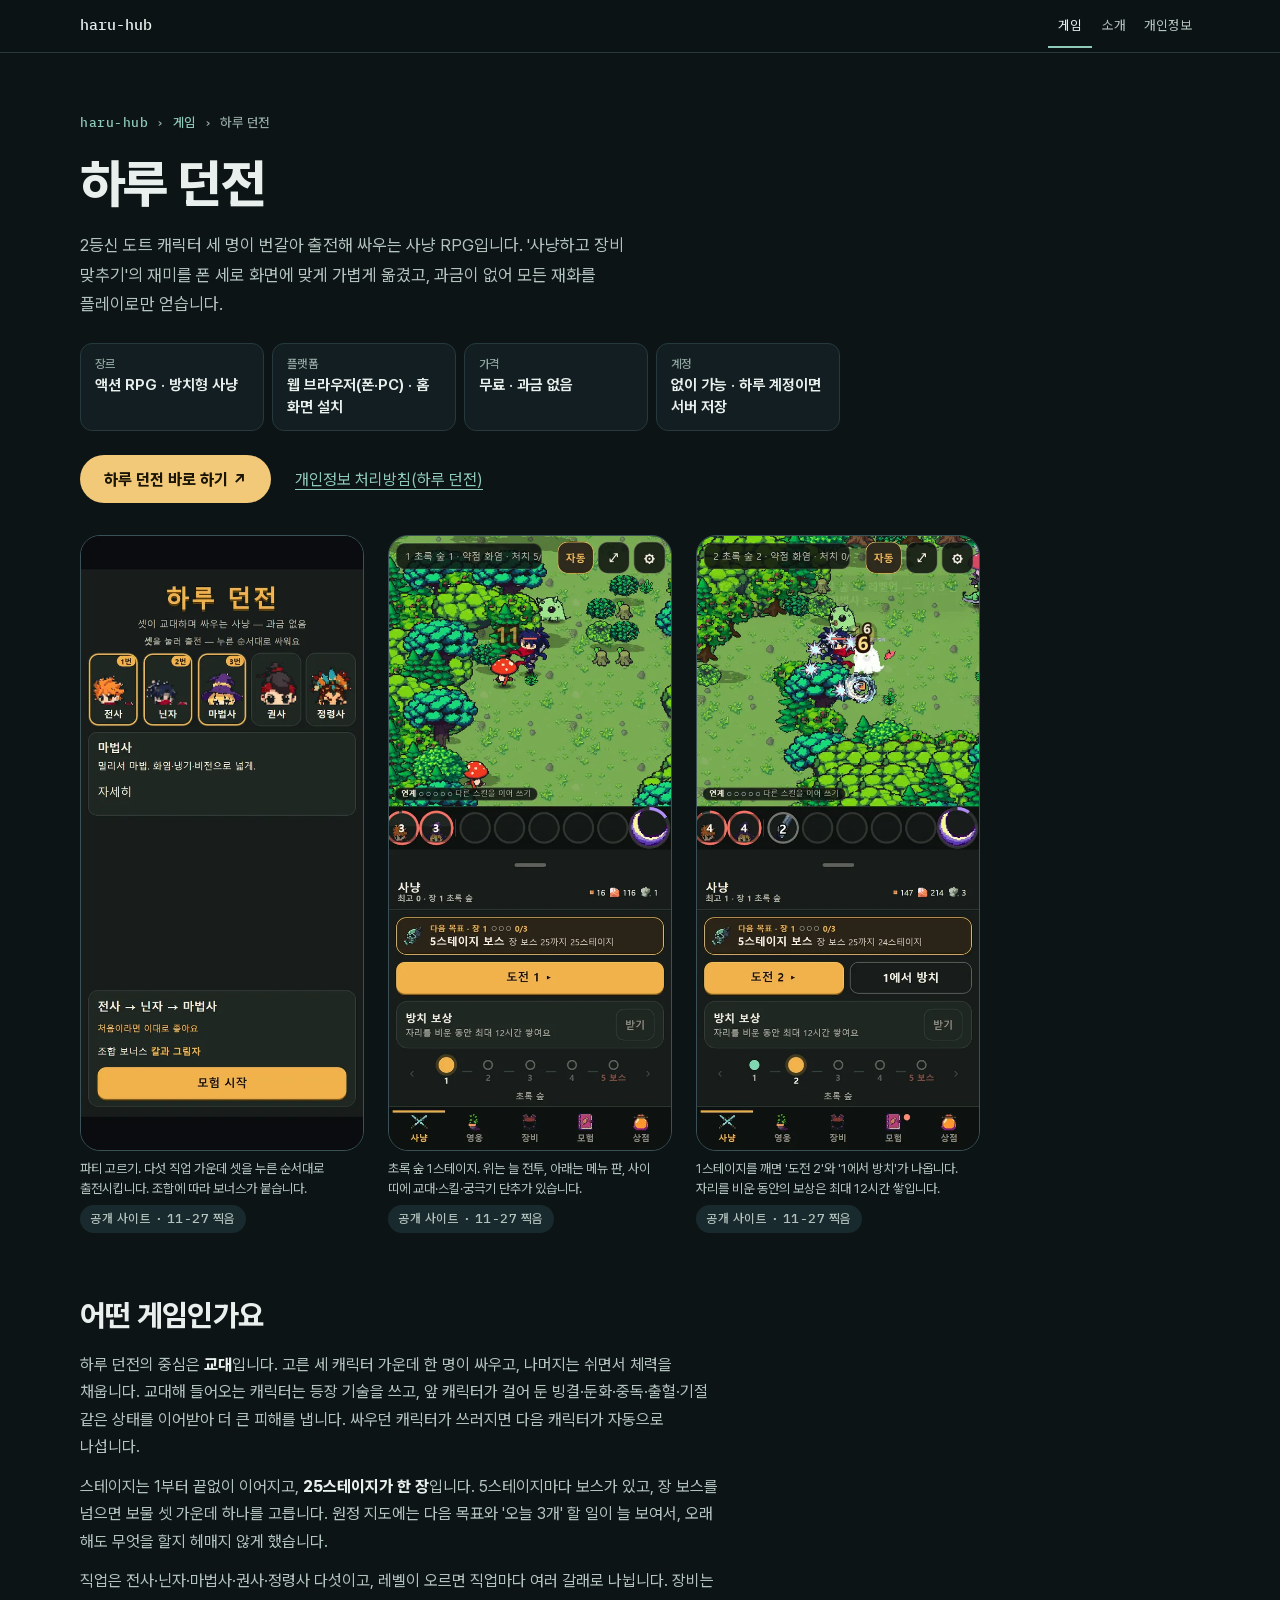
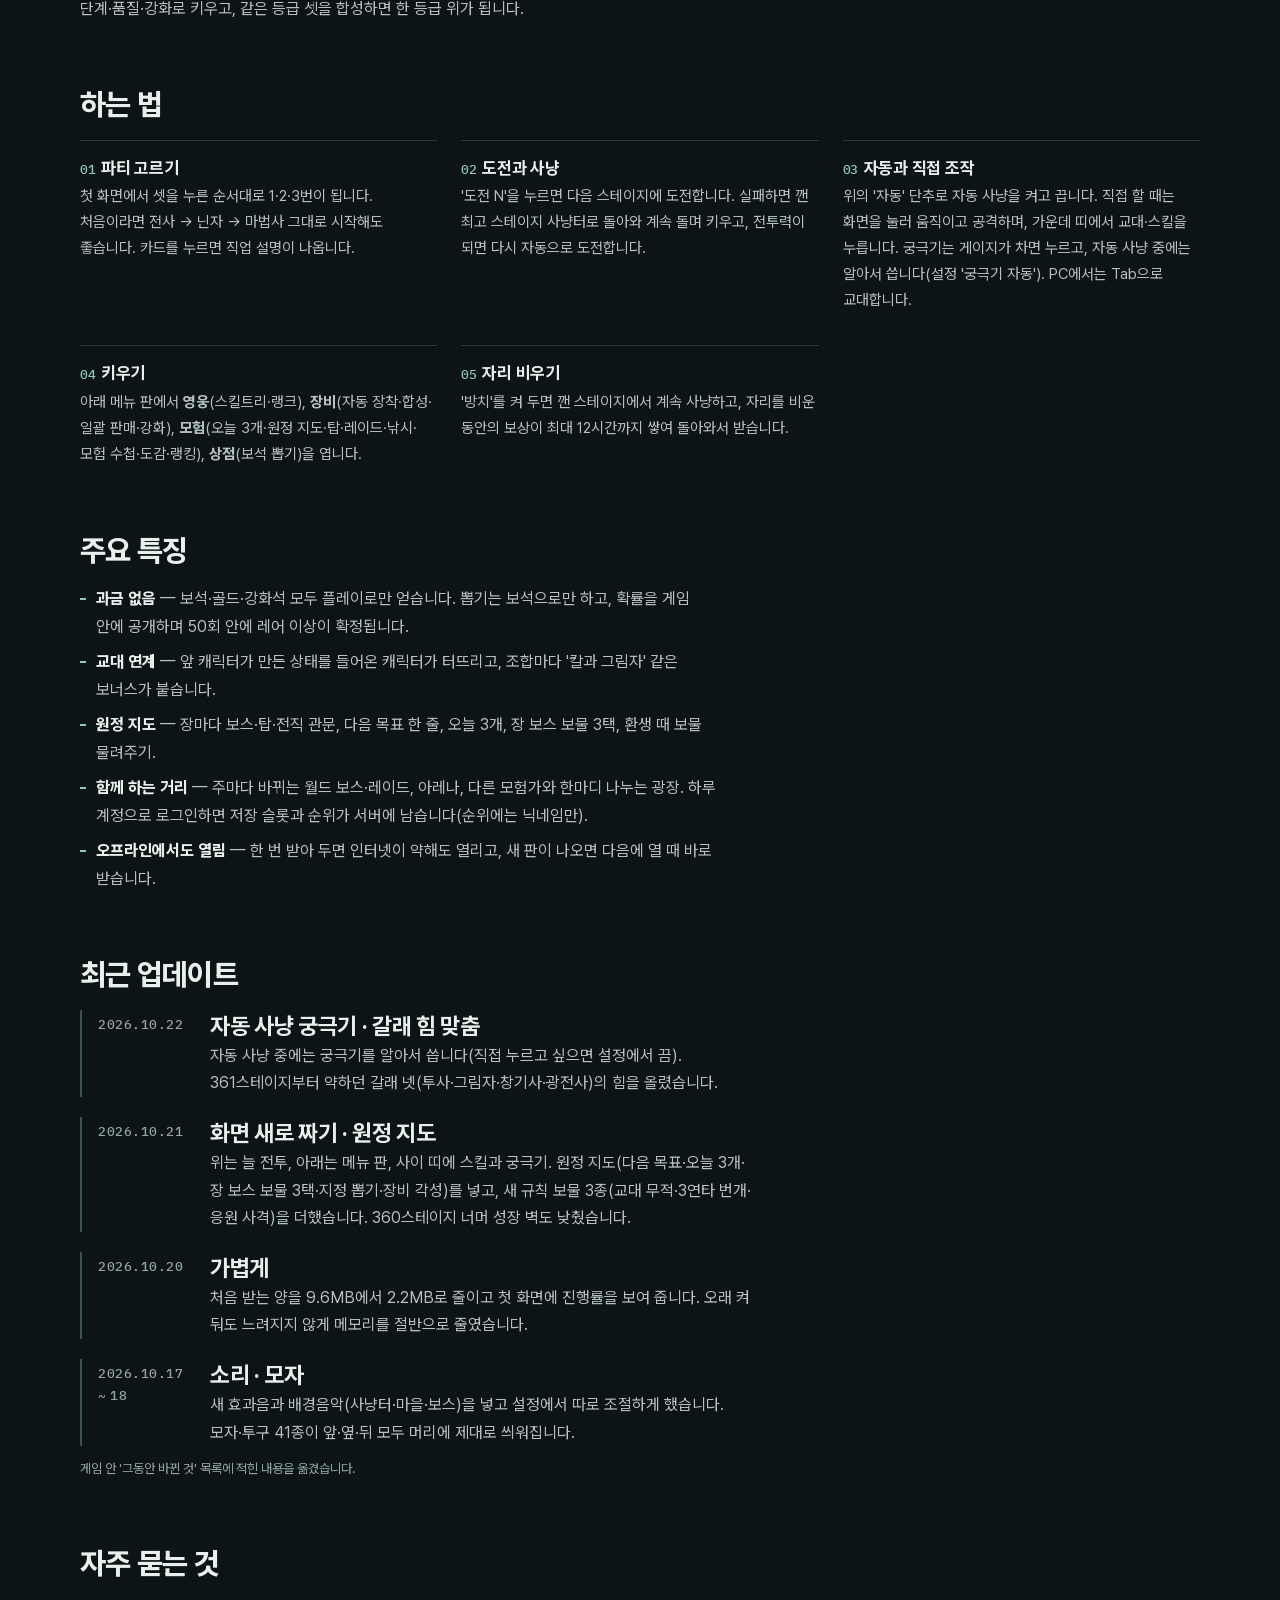
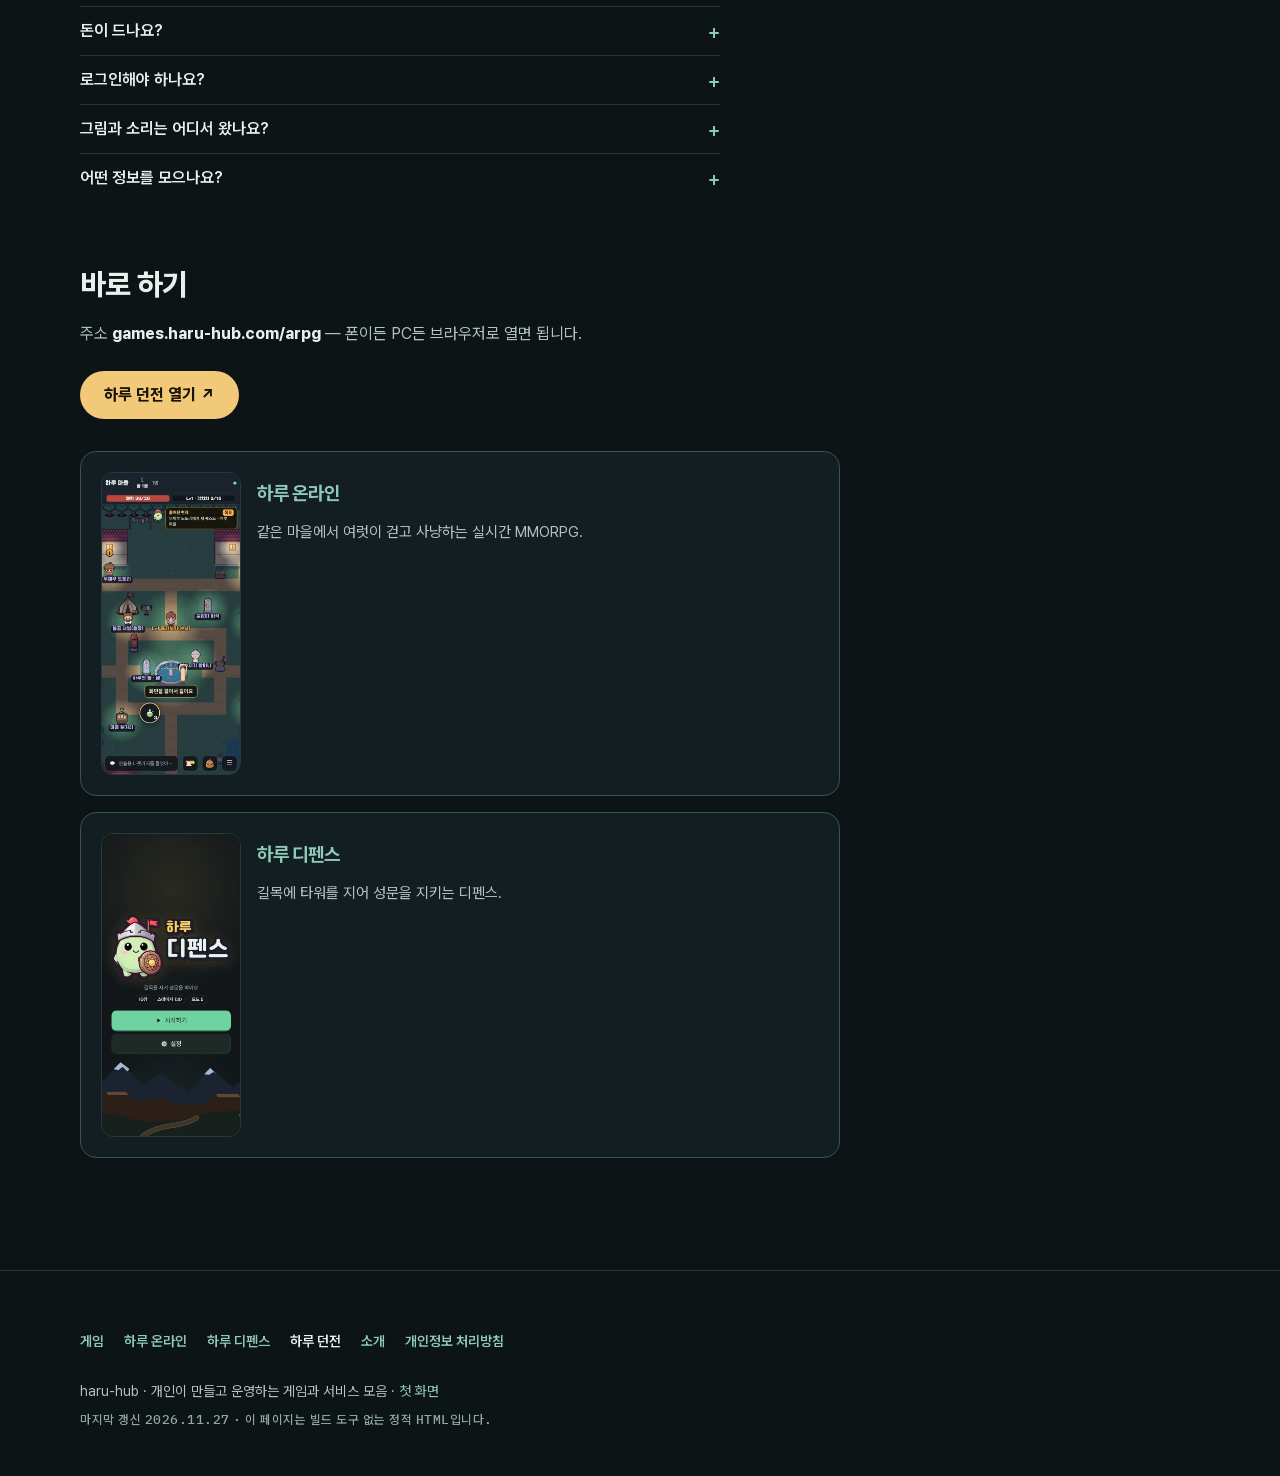
<file: games/dungeon/index.html>
<!DOCTYPE html>
<html lang="ko">
<head>
<meta charset="UTF-8">
<meta name="viewport" content="width=device-width, initial-scale=1, viewport-fit=cover">
<title>하루 던전 — 셋이 교대하며 싸우는 도트 사냥 RPG · haru-hub</title>
<meta name="description" content="2등신 도트 캐릭터 셋이 교대하며 싸우는 무료 사냥 RPG. 과금 없음, 자동 사냥·원정 지도·탑·레이드·낚시 — 하는 법과 최근 업데이트.">
<meta name="color-scheme" content="dark">
<meta name="theme-color" content="#0c1416">
<meta name="format-detection" content="telephone=no, date=no, address=no, email=no">
<link rel="canonical" href="https://haru-hub.com/games/dungeon/">
<meta property="og:type" content="article">
<meta property="og:url" content="https://haru-hub.com/games/dungeon/">
<meta property="og:title" content="하루 던전 — 셋이 교대하며 싸우는 도트 사냥 RPG · haru-hub">
<meta property="og:description" content="2등신 도트 캐릭터 셋이 교대하며 싸우는 무료 사냥 RPG. 과금 없음, 자동 사냥·원정 지도·탑·레이드·낚시 — 하는 법과 최근 업데이트.">
<meta property="og:image" content="https://haru-hub.com/assets/games/og-dungeon.jpg">
<meta property="og:image:width" content="1200">
<meta property="og:image:height" content="630">
<meta property="og:locale" content="ko_KR">
<meta property="og:site_name" content="haru-hub">
<meta name="twitter:card" content="summary_large_image">
<link rel="preload" href="/assets/fonts/pretendard-page-subset.woff2?v=20261127g" as="font" type="font/woff2" crossorigin>
<link rel="stylesheet" href="/assets/fonts/pretendardvariable-dynamic-subset.css?v=20261127g">
<link rel="stylesheet" href="/assets/style.css?v=20261127g">
<link rel="icon" type="image/svg+xml" href="/assets/favicon.svg">
<script type="application/ld+json">{"@context": "https://schema.org", "@type": "VideoGame", "name": "하루 던전", "url": "https://games.haru-hub.com/arpg/", "genre": ["액션 RPG", "방치형"], "gamePlatform": ["웹 브라우저"], "inLanguage": "ko", "playMode": "SinglePlayer", "isAccessibleForFree": true, "author": {"@type": "Person", "name": "안병민"}}</script>
</head>
<body>
<a class="skip" href="#main">본문 바로가기</a>
<header class="bar scrolled">
  <div class="wrap bar-in">
    <a class="logo" href="/">haru-hub</a>
    <nav class="bar-nav" aria-label="사이트 메뉴">
      <a href="/games/" aria-current="true">게임</a>
      <a href="/about/">소개</a>
      <a href="/privacy/">개인정보</a>
    </nav>
  </div>
</header>
<main id="main" class="page">
  <div class="wrap">
    <nav class="crumbs" aria-label="현재 위치"><a href="/">haru-hub</a><span aria-hidden="true">›</span><a href="/games/">게임</a><span aria-hidden="true">›</span><span aria-current="page">하루 던전</span></nav>
    <h1 class="page-title">하루 던전</h1>
    <p class="lede">2등신 도트 캐릭터 세 명이 번갈아 출전해 싸우는 사냥 RPG입니다. '사냥하고 장비 맞추기'의 재미를 폰 세로 화면에 맞게 가볍게 옮겼고, 과금이 없어 모든 재화를 플레이로만 얻습니다.</p>
    <dl class="facts"><div><dt>장르</dt><dd>액션 RPG · 방치형 사냥</dd></div><div><dt>플랫폼</dt><dd>웹 브라우저(폰·PC) · 홈 화면 설치</dd></div><div><dt>가격</dt><dd>무료 · 과금 없음</dd></div><div><dt>계정</dt><dd>없이 가능 · 하루 계정이면 서버 저장</dd></div></dl>
    <div class="cta"><a class="btn" href="https://games.haru-hub.com/arpg/" target="_blank" rel="noopener">하루 던전 바로 하기 ↗</a><a class="tlink" href="/privacy/#dungeon">개인정보 처리방침(하루 던전)</a></div>
    <div class="shots">
      <figure>
        <img src="/assets/games/dungeon-1.webp" width="540" height="1170" loading="eager" decoding="async" alt="하루 던전 첫 화면. 전사, 닌자, 마법사, 권사, 정령사 다섯 직업 카드 중 셋이 1번 2번 3번으로 골라져 있다.">
        <figcaption>파티 고르기. 다섯 직업 가운데 셋을 누른 순서대로 출전시킵니다. 조합에 따라 보너스가 붙습니다.<br><span class="chip">공개 사이트 · 11-27 찍음</span></figcaption>
      </figure>
      <figure>
        <img src="/assets/games/dungeon-2.webp" width="540" height="1170" loading="lazy" decoding="async" alt="하루 던전 초록 숲 1스테이지 전투 화면. 닌자가 버섯 몹과 싸우고, 아래에는 사냥 메뉴 판이 있다.">
        <figcaption>초록 숲 1스테이지. 위는 늘 전투, 아래는 메뉴 판, 사이 띠에 교대·스킬·궁극기 단추가 있습니다.<br><span class="chip">공개 사이트 · 11-27 찍음</span></figcaption>
      </figure>
      <figure>
        <img src="/assets/games/dungeon-3.webp" width="540" height="1170" loading="lazy" decoding="async" alt="하루 던전 2스테이지 전투 화면. 닌자의 표창이 유령 몹에 맞고, 도전 2 단추와 1에서 방치 단추가 보인다.">
        <figcaption>1스테이지를 깨면 '도전 2'와 '1에서 방치'가 나옵니다. 자리를 비운 동안의 보상은 최대 12시간 쌓입니다.<br><span class="chip">공개 사이트 · 11-27 찍음</span></figcaption>
      </figure>
    </div>

    <section class="blk" aria-labelledby="about-t">
      <h2 id="about-t">어떤 게임인가요</h2>
      <div class="prose">
        <p>하루 던전의 중심은 <b>교대</b>입니다. 고른 세 캐릭터 가운데 한 명이 싸우고, 나머지는 쉬면서 체력을 채웁니다. 교대해 들어오는 캐릭터는 등장 기술을 쓰고, 앞 캐릭터가 걸어 둔 빙결·둔화·중독·출혈·기절 같은 상태를 이어받아 더 큰 피해를 냅니다. 싸우던 캐릭터가 쓰러지면 다음 캐릭터가 자동으로 나섭니다.</p>
        <p>스테이지는 1부터 끝없이 이어지고, <b>25스테이지가 한 장</b>입니다. 5스테이지마다 보스가 있고, 장 보스를 넘으면 보물 셋 가운데 하나를 고릅니다. 원정 지도에는 다음 목표와 '오늘 3개' 할 일이 늘 보여서, 오래 해도 무엇을 할지 헤매지 않게 했습니다.</p>
        <p>직업은 전사·닌자·마법사·권사·정령사 다섯이고, 레벨이 오르면 직업마다 여러 갈래로 나뉩니다. 장비는 단계·품질·강화로 키우고, 같은 등급 셋을 합성하면 한 등급 위가 됩니다.</p>
      </div>
    </section>

    <section class="blk" aria-labelledby="how-t">
      <h2 id="how-t">하는 법</h2>
      <ol class="rules"><li><h3>파티 고르기</h3><p>첫 화면에서 셋을 누른 순서대로 1·2·3번이 됩니다. 처음이라면 전사 → 닌자 → 마법사 그대로 시작해도 좋습니다. 카드를 누르면 직업 설명이 나옵니다.</p></li><li><h3>도전과 사냥</h3><p>'도전 N'을 누르면 다음 스테이지에 도전합니다. 실패하면 깬 최고 스테이지 사냥터로 돌아와 계속 돌며 키우고, 전투력이 되면 다시 자동으로 도전합니다.</p></li><li><h3>자동과 직접 조작</h3><p>위의 '자동' 단추로 자동 사냥을 켜고 끕니다. 직접 할 때는 화면을 눌러 움직이고 공격하며, 가운데 띠에서 교대·스킬을 누릅니다. 궁극기는 게이지가 차면 누르고, 자동 사냥 중에는 알아서 씁니다(설정 '궁극기 자동'). PC에서는 Tab으로 교대합니다.</p></li><li><h3>키우기</h3><p>아래 메뉴 판에서 <b>영웅</b>(스킬트리·랭크), <b>장비</b>(자동 장착·합성·일괄 판매·강화), <b>모험</b>(오늘 3개·원정 지도·탑·레이드·낚시·모험 수첩·도감·랭킹), <b>상점</b>(보석 뽑기)을 엽니다.</p></li><li><h3>자리 비우기</h3><p>'방치'를 켜 두면 깬 스테이지에서 계속 사냥하고, 자리를 비운 동안의 보상이 최대 12시간까지 쌓여 돌아와서 받습니다.</p></li></ol>
    </section>

    <section class="blk" aria-labelledby="feat-t">
      <h2 id="feat-t">주요 특징</h2>
      <ul class="dash"><li><b>과금 없음</b> — 보석·골드·강화석 모두 플레이로만 얻습니다. 뽑기는 보석으로만 하고, 확률을 게임 안에 공개하며 50회 안에 레어 이상이 확정됩니다.</li><li><b>교대 연계</b> — 앞 캐릭터가 만든 상태를 들어온 캐릭터가 터뜨리고, 조합마다 '칼과 그림자' 같은 보너스가 붙습니다.</li><li><b>원정 지도</b> — 장마다 보스·탑·전직 관문, 다음 목표 한 줄, 오늘 3개, 장 보스 보물 3택, 환생 때 보물 물려주기.</li><li><b>함께 하는 거리</b> — 주마다 바뀌는 월드 보스·레이드, 아레나, 다른 모험가와 한마디 나누는 광장. 하루 계정으로 로그인하면 저장 슬롯과 순위가 서버에 남습니다(순위에는 닉네임만).</li><li><b>오프라인에서도 열림</b> — 한 번 받아 두면 인터넷이 약해도 열리고, 새 판이 나오면 다음에 열 때 바로 받습니다.</li></ul>
    </section>

    <section class="blk" aria-labelledby="up-t">
      <h2 id="up-t">최근 업데이트</h2>
      <ol class="log"><li><span class="when">2026.10.22</span><div><h3>자동 사냥 궁극기 · 갈래 힘 맞춤</h3><p>자동 사냥 중에는 궁극기를 알아서 씁니다(직접 누르고 싶으면 설정에서 끔). 361스테이지부터 약하던 갈래 넷(투사·그림자·창기사·광전사)의 힘을 올렸습니다.</p></div></li><li><span class="when">2026.10.21</span><div><h3>화면 새로 짜기 · 원정 지도</h3><p>위는 늘 전투, 아래는 메뉴 판, 사이 띠에 스킬과 궁극기. 원정 지도(다음 목표·오늘 3개·장 보스 보물 3택·지정 뽑기·장비 각성)를 넣고, 새 규칙 보물 3종(교대 무적·3연타 번개·응원 사격)을 더했습니다. 360스테이지 너머 성장 벽도 낮췄습니다.</p></div></li><li><span class="when">2026.10.20</span><div><h3>가볍게</h3><p>처음 받는 양을 9.6MB에서 2.2MB로 줄이고 첫 화면에 진행률을 보여 줍니다. 오래 켜 둬도 느려지지 않게 메모리를 절반으로 줄였습니다.</p></div></li><li><span class="when">2026.10.17 ~ 18</span><div><h3>소리 · 모자</h3><p>새 효과음과 배경음악(사냥터·마을·보스)을 넣고 설정에서 따로 조절하게 했습니다. 모자·투구 41종이 앞·옆·뒤 모두 머리에 제대로 씌워집니다.</p></div></li></ol>
      <p class="note">게임 안 '그동안 바뀐 것' 목록에 적힌 내용을 옮겼습니다.</p>
    </section>

    <section class="blk" aria-labelledby="faq-t">
      <h2 id="faq-t">자주 묻는 것</h2>
      <details><summary>돈이 드나요?</summary><p>아니요. 결제도 광고도 없습니다.</p></details><details><summary>로그인해야 하나요?</summary><p>아니요. 로그인하지 않으면 진행이 이 기기의 브라우저에 저장됩니다. 하루 계정으로 로그인하면 저장 슬롯이 서버에 남아 다른 기기에서 이어 하고, 순위에도 오릅니다.</p></details><details><summary>그림과 소리는 어디서 왔나요?</summary><p>그림과 소리 일부는 Ninja Adventure Asset Pack(Pixel-boy & AAA, CC0)을 바탕으로 했고, 일부 효과음은 Stable Audio, 배경음악은 ACE-Step으로 만들었습니다.</p></details><details><summary>어떤 정보를 모으나요?</summary><p><a class="tlink" href="/privacy/#dungeon">이 사이트 개인정보 처리방침의 '하루 던전' 절</a>에 정리했습니다.</p></details>
    </section>

    <section class="blk" aria-labelledby="go-t">
      <h2 id="go-t">바로 하기</h2>
      <div class="prose"><p>주소 <b>games.haru-hub.com/arpg</b> — 폰이든 PC든 브라우저로 열면 됩니다.</p></div>
      <div class="cta"><a class="btn" href="https://games.haru-hub.com/arpg/" target="_blank" rel="noopener">하루 던전 열기 ↗</a></div>
      <h2 class="sr">다른 게임</h2>
      <ul class="glist"><li><img src="/assets/games/online-1.webp" width="540" height="1170" loading="lazy" decoding="async" alt=""><div><h3><a href="/games/online/">하루 온라인</a></h3><p>같은 마을에서 여럿이 걷고 사냥하는 실시간 MMORPG.</p></div></li><li><img src="/assets/games/defense-1.webp" width="540" height="1170" loading="lazy" decoding="async" alt=""><div><h3><a href="/games/defense/">하루 디펜스</a></h3><p>길목에 타워를 지어 성문을 지키는 디펜스.</p></div></li></ul>
    </section>
  </div>
</main>
<footer class="foot">
  <div class="wrap">
    <nav class="foot-nav" aria-label="사이트 메뉴">
      <a href="/games/">게임</a><a href="/games/online/">하루 온라인</a><a href="/games/defense/">하루 디펜스</a><a href="/games/dungeon/" aria-current="page">하루 던전</a><a href="/about/">소개</a><a href="/privacy/">개인정보 처리방침</a>
    </nav>
    <p>haru-hub · 개인이 만들고 운영하는 게임과 서비스 모음 · <a href="/">첫 화면</a></p>
    <p class="meta">마지막 갱신 2026.11.27 · 이 페이지는 빌드 도구 없는 정적 HTML입니다.</p>
  </div>
</footer>
</body>
</html>
</file>
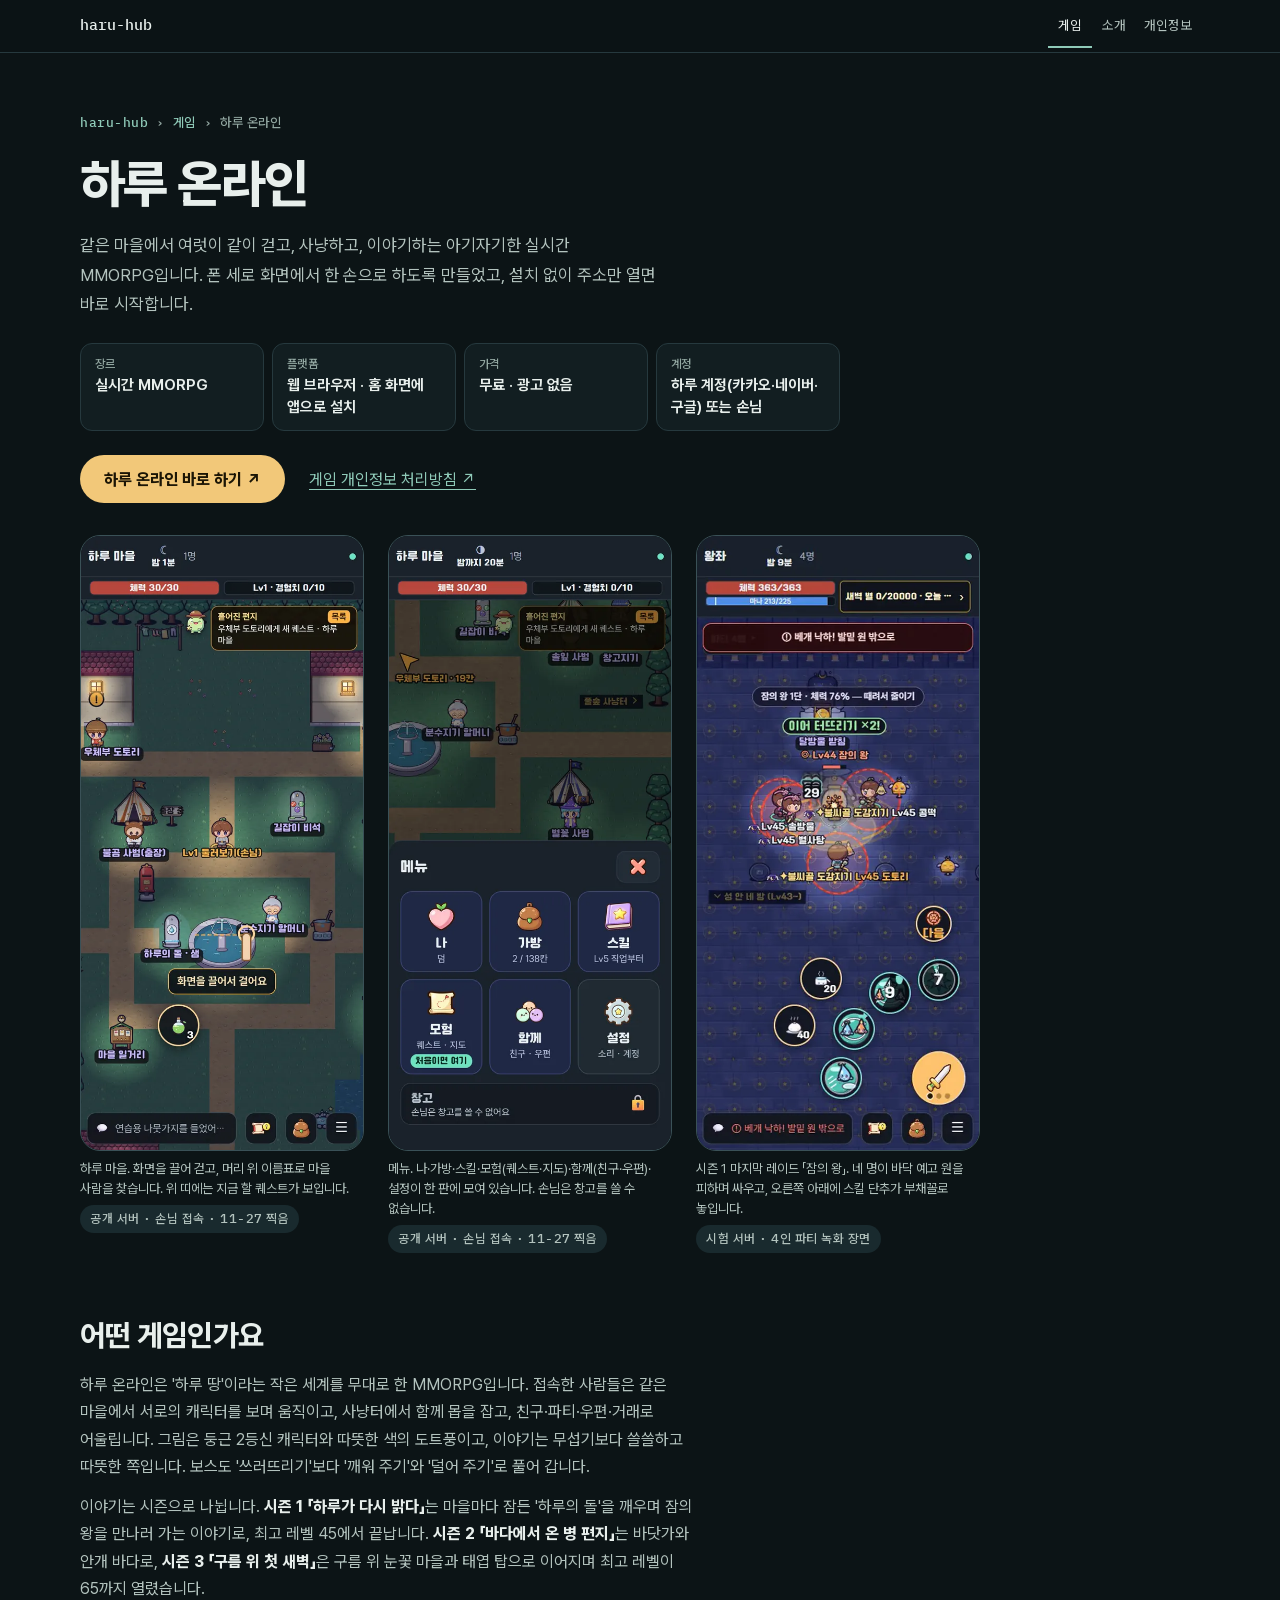
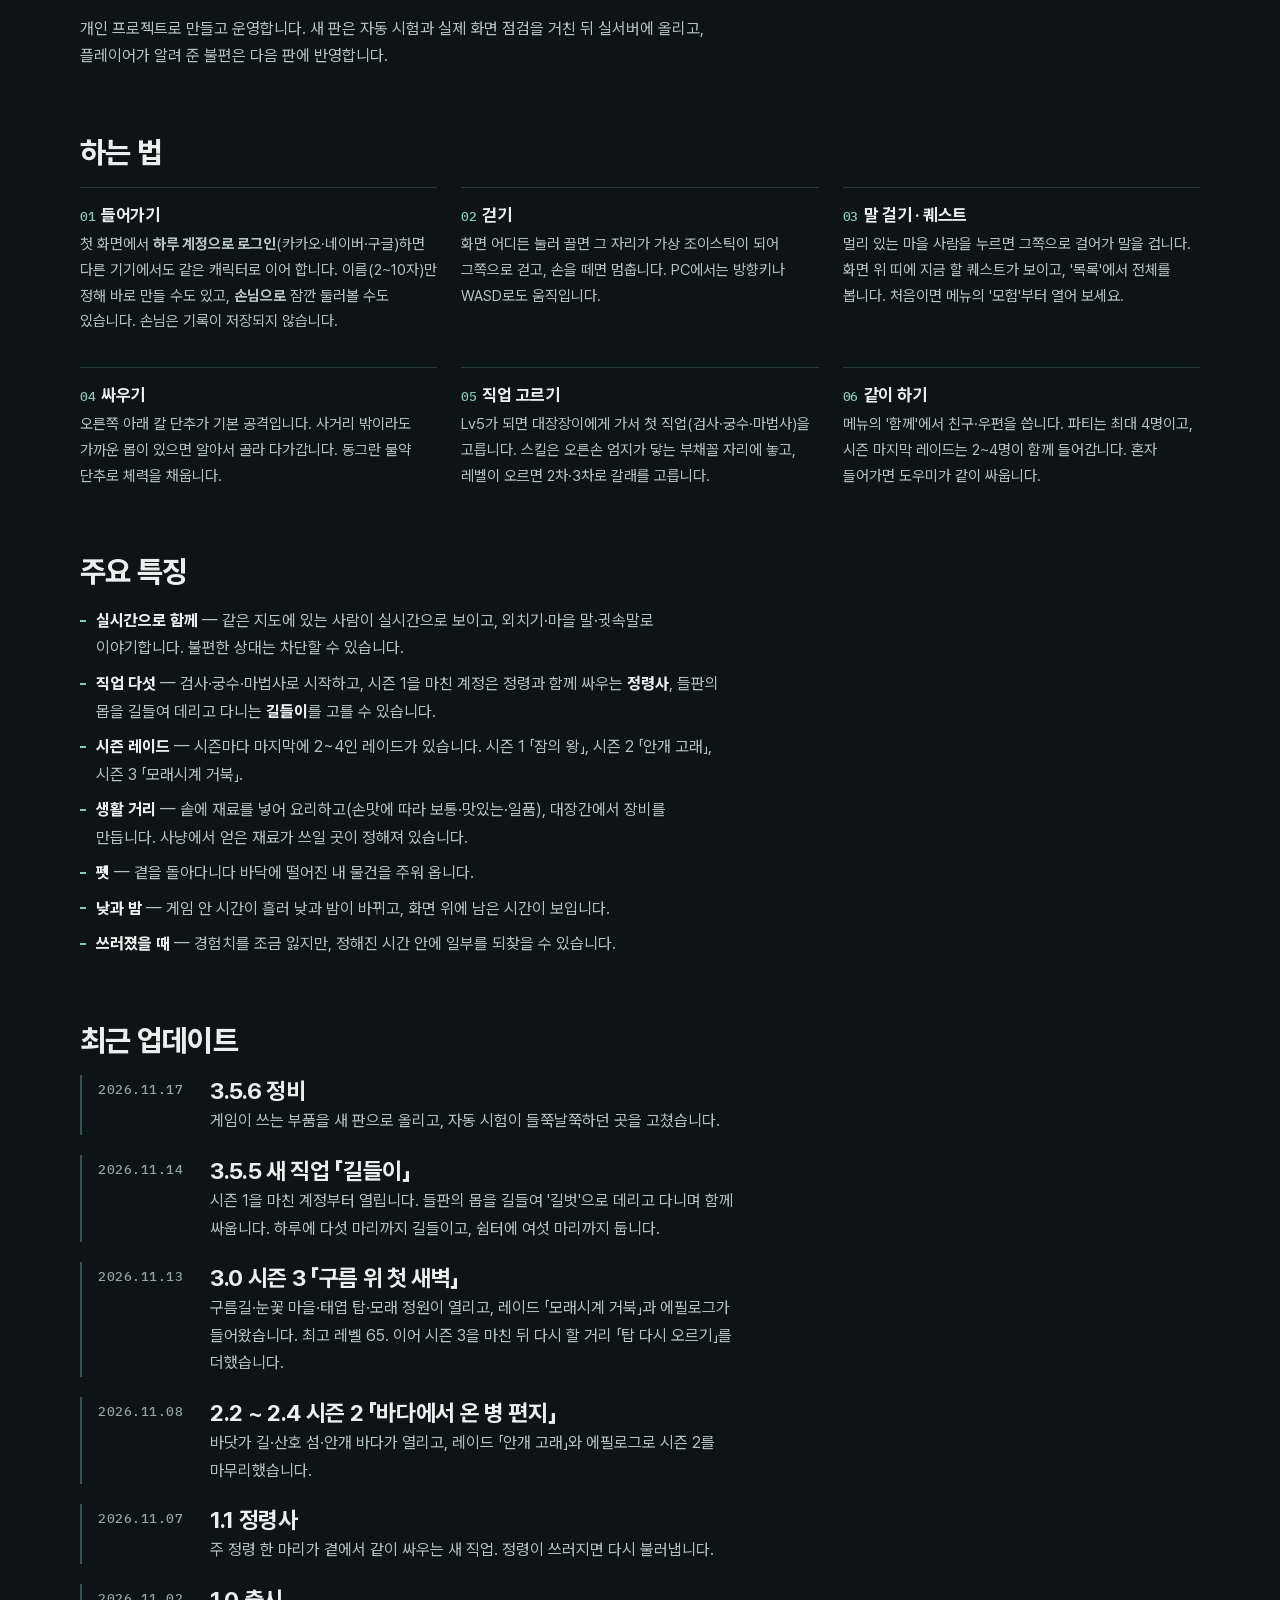
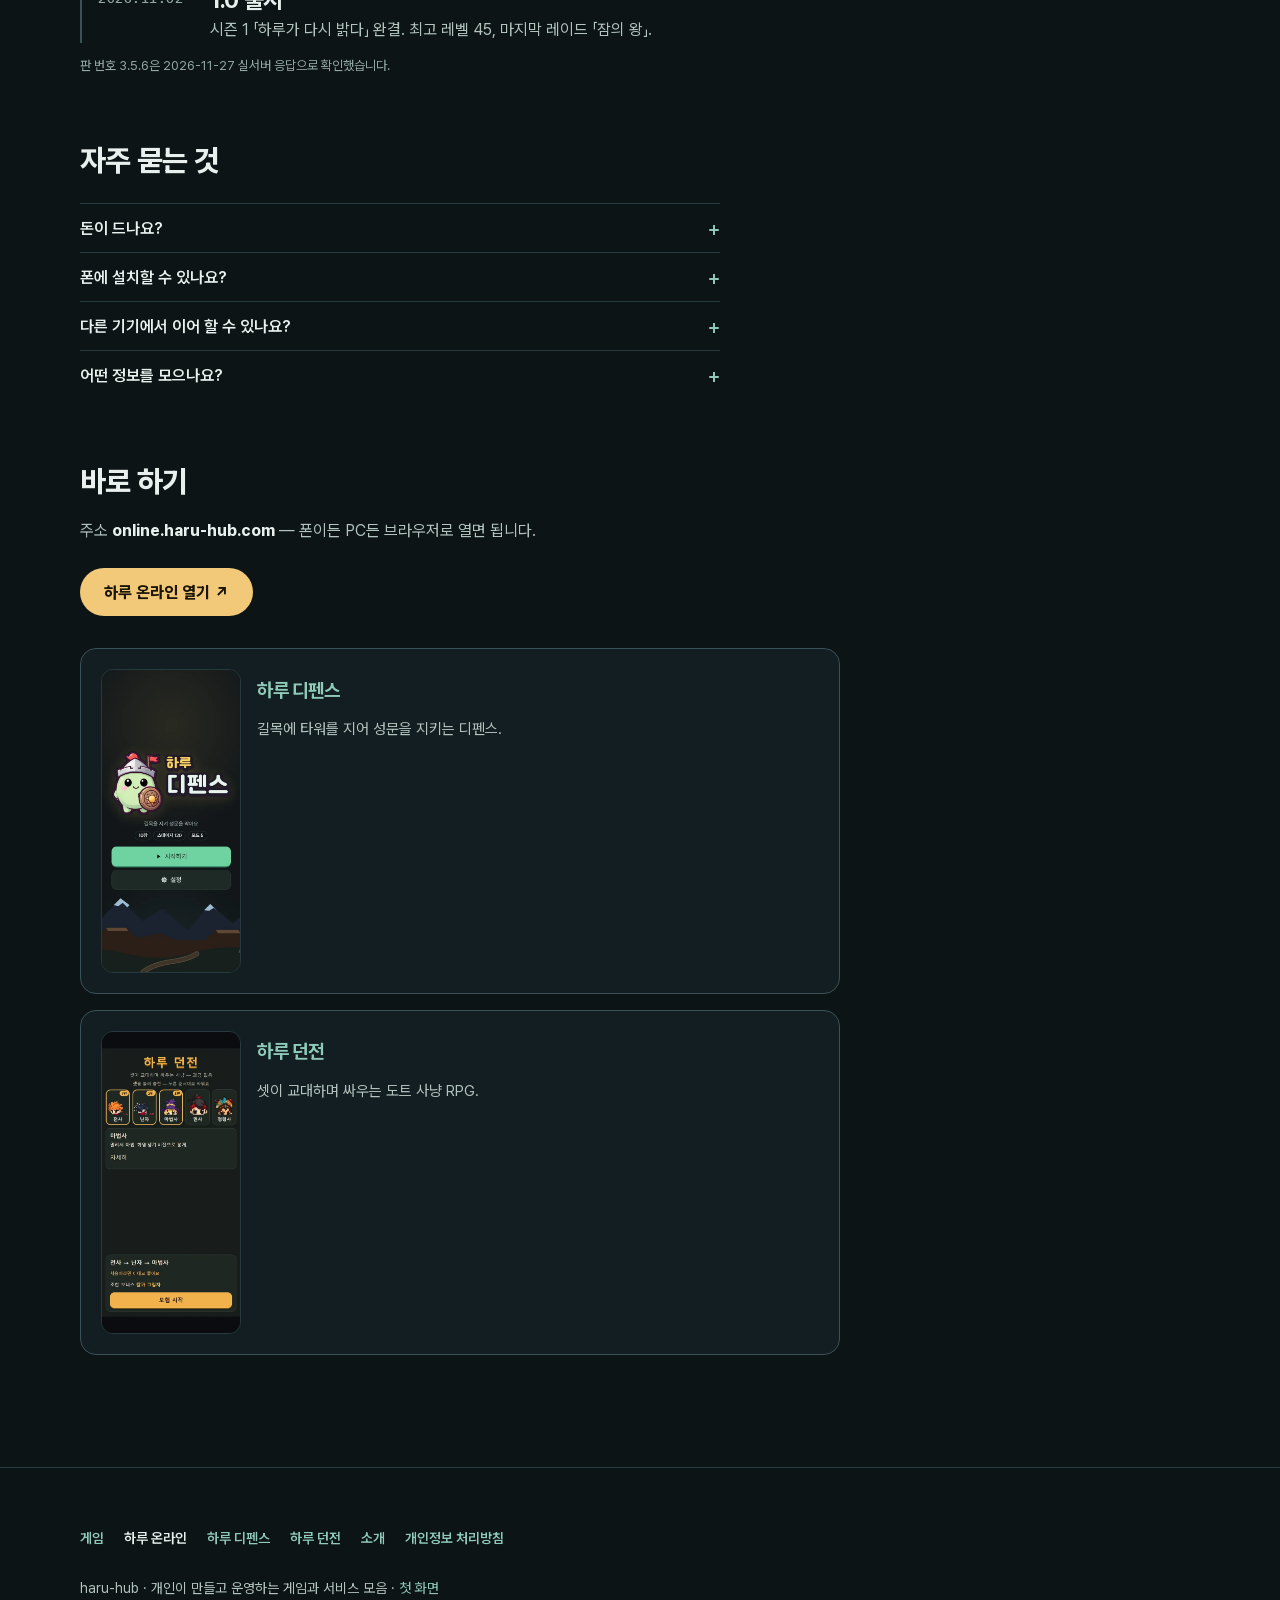
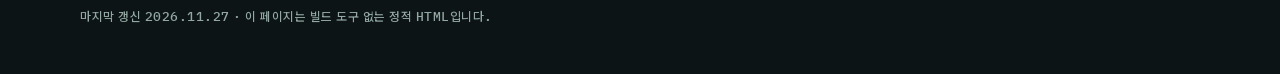
<file: games/online/index.html>
<!DOCTYPE html>
<html lang="ko">
<head>
<meta charset="UTF-8">
<meta name="viewport" content="width=device-width, initial-scale=1, viewport-fit=cover">
<title>하루 온라인 — 브라우저로 하는 아기자기한 MMORPG · haru-hub</title>
<meta name="description" content="같은 마을에서 여럿이 걷고 사냥하는 실시간 MMORPG. 시즌 1~3 이야기, 2~4인 레이드, 요리와 새 직업 길들이까지 — 하는 법과 최근 업데이트.">
<meta name="color-scheme" content="dark">
<meta name="theme-color" content="#0c1416">
<meta name="format-detection" content="telephone=no, date=no, address=no, email=no">
<link rel="canonical" href="https://haru-hub.com/games/online/">
<meta property="og:type" content="article">
<meta property="og:url" content="https://haru-hub.com/games/online/">
<meta property="og:title" content="하루 온라인 — 브라우저로 하는 아기자기한 MMORPG · haru-hub">
<meta property="og:description" content="같은 마을에서 여럿이 걷고 사냥하는 실시간 MMORPG. 시즌 1~3 이야기, 2~4인 레이드, 요리와 새 직업 길들이까지 — 하는 법과 최근 업데이트.">
<meta property="og:image" content="https://haru-hub.com/assets/games/og-online.jpg">
<meta property="og:image:width" content="1200">
<meta property="og:image:height" content="630">
<meta property="og:locale" content="ko_KR">
<meta property="og:site_name" content="haru-hub">
<meta name="twitter:card" content="summary_large_image">
<link rel="preload" href="/assets/fonts/pretendard-page-subset.woff2?v=20261127g" as="font" type="font/woff2" crossorigin>
<link rel="stylesheet" href="/assets/fonts/pretendardvariable-dynamic-subset.css?v=20261127g">
<link rel="stylesheet" href="/assets/style.css?v=20261127g">
<link rel="icon" type="image/svg+xml" href="/assets/favicon.svg">
<script type="application/ld+json">{"@context": "https://schema.org", "@type": "VideoGame", "name": "하루 온라인", "url": "https://online.haru-hub.com/", "genre": ["MMORPG", "RPG"], "gamePlatform": ["웹 브라우저"], "inLanguage": "ko", "playMode": "MultiPlayer", "isAccessibleForFree": true, "author": {"@type": "Person", "name": "안병민"}}</script>
</head>
<body>
<a class="skip" href="#main">본문 바로가기</a>
<header class="bar scrolled">
  <div class="wrap bar-in">
    <a class="logo" href="/">haru-hub</a>
    <nav class="bar-nav" aria-label="사이트 메뉴">
      <a href="/games/" aria-current="true">게임</a>
      <a href="/about/">소개</a>
      <a href="/privacy/">개인정보</a>
    </nav>
  </div>
</header>
<main id="main" class="page">
  <div class="wrap">
    <nav class="crumbs" aria-label="현재 위치"><a href="/">haru-hub</a><span aria-hidden="true">›</span><a href="/games/">게임</a><span aria-hidden="true">›</span><span aria-current="page">하루 온라인</span></nav>
    <h1 class="page-title">하루 온라인</h1>
    <p class="lede">같은 마을에서 여럿이 같이 걷고, 사냥하고, 이야기하는 아기자기한 실시간 MMORPG입니다. 폰 세로 화면에서 한 손으로 하도록 만들었고, 설치 없이 주소만 열면 바로 시작합니다.</p>
    <dl class="facts"><div><dt>장르</dt><dd>실시간 MMORPG</dd></div><div><dt>플랫폼</dt><dd>웹 브라우저 · 홈 화면에 앱으로 설치</dd></div><div><dt>가격</dt><dd>무료 · 광고 없음</dd></div><div><dt>계정</dt><dd>하루 계정(카카오·네이버·구글) 또는 손님</dd></div></dl>
    <div class="cta"><a class="btn" href="https://online.haru-hub.com/" target="_blank" rel="noopener">하루 온라인 바로 하기 ↗</a><a class="tlink" href="https://online.haru-hub.com/privacy" target="_blank" rel="noopener">게임 개인정보 처리방침 ↗</a></div>
    <div class="shots">
      <figure>
        <img src="/assets/games/online-1.webp" width="540" height="1170" loading="eager" decoding="async" alt="하루 온라인 하루 마을 화면. 가운데 손님 캐릭터와 우체부 도토리, 분수지기 할머니, 하루의 돌·샘이 보인다.">
        <figcaption>하루 마을. 화면을 끌어 걷고, 머리 위 이름표로 마을 사람을 찾습니다. 위 띠에는 지금 할 퀘스트가 보입니다.<br><span class="chip">공개 서버 · 손님 접속 · 11-27 찍음</span></figcaption>
      </figure>
      <figure>
        <img src="/assets/games/online-2.webp" width="540" height="1170" loading="lazy" decoding="async" alt="하루 온라인 메뉴 화면. 나, 가방, 스킬, 모험, 함께, 설정 칸과 창고 칸.">
        <figcaption>메뉴. 나·가방·스킬·모험(퀘스트·지도)·함께(친구·우편)·설정이 한 판에 모여 있습니다. 손님은 창고를 쓸 수 없습니다.<br><span class="chip">공개 서버 · 손님 접속 · 11-27 찍음</span></figcaption>
      </figure>
      <figure>
        <img src="/assets/games/online-3.webp" width="540" height="1170" loading="lazy" decoding="async" alt="하루 온라인 레이드 화면. Lv45 캐릭터 네 명이 잠의 왕과 싸우고, 바닥에 빨간 예고 원이 있다.">
        <figcaption>시즌 1 마지막 레이드 「잠의 왕」. 네 명이 바닥 예고 원을 피하며 싸우고, 오른쪽 아래에 스킬 단추가 부채꼴로 놓입니다.<br><span class="chip">시험 서버 · 4인 파티 녹화 장면</span></figcaption>
      </figure>
    </div>

    <section class="blk" aria-labelledby="about-t">
      <h2 id="about-t">어떤 게임인가요</h2>
      <div class="prose">
        <p>하루 온라인은 '하루 땅'이라는 작은 세계를 무대로 한 MMORPG입니다. 접속한 사람들은 같은 마을에서 서로의 캐릭터를 보며 움직이고, 사냥터에서 함께 몹을 잡고, 친구·파티·우편·거래로 어울립니다. 그림은 둥근 2등신 캐릭터와 따뜻한 색의 도트풍이고, 이야기는 무섭기보다 쓸쓸하고 따뜻한 쪽입니다. 보스도 '쓰러뜨리기'보다 '깨워 주기'와 '덜어 주기'로 풀어 갑니다.</p>
        <p>이야기는 시즌으로 나뉩니다. <b>시즌 1 「하루가 다시 밝다」</b>는 마을마다 잠든 '하루의 돌'을 깨우며 잠의 왕을 만나러 가는 이야기로, 최고 레벨 45에서 끝납니다. <b>시즌 2 「바다에서 온 병 편지」</b>는 바닷가와 안개 바다로, <b>시즌 3 「구름 위 첫 새벽」</b>은 구름 위 눈꽃 마을과 태엽 탑으로 이어지며 최고 레벨이 65까지 열렸습니다.</p>
        <p>개인 프로젝트로 만들고 운영합니다. 새 판은 자동 시험과 실제 화면 점검을 거친 뒤 실서버에 올리고, 플레이어가 알려 준 불편은 다음 판에 반영합니다.</p>
      </div>
    </section>

    <section class="blk" aria-labelledby="how-t">
      <h2 id="how-t">하는 법</h2>
      <ol class="rules"><li><h3>들어가기</h3><p>첫 화면에서 <b>하루 계정으로 로그인</b>(카카오·네이버·구글)하면 다른 기기에서도 같은 캐릭터로 이어 합니다. 이름(2~10자)만 정해 바로 만들 수도 있고, <b>손님으로</b> 잠깐 둘러볼 수도 있습니다. 손님은 기록이 저장되지 않습니다.</p></li><li><h3>걷기</h3><p>화면 어디든 눌러 끌면 그 자리가 가상 조이스틱이 되어 그쪽으로 걷고, 손을 떼면 멈춥니다. PC에서는 방향키나 WASD로도 움직입니다.</p></li><li><h3>말 걸기 · 퀘스트</h3><p>멀리 있는 마을 사람을 누르면 그쪽으로 걸어가 말을 겁니다. 화면 위 띠에 지금 할 퀘스트가 보이고, '목록'에서 전체를 봅니다. 처음이면 메뉴의 '모험'부터 열어 보세요.</p></li><li><h3>싸우기</h3><p>오른쪽 아래 칼 단추가 기본 공격입니다. 사거리 밖이라도 가까운 몹이 있으면 알아서 골라 다가갑니다. 동그란 물약 단추로 체력을 채웁니다.</p></li><li><h3>직업 고르기</h3><p>Lv5가 되면 대장장이에게 가서 첫 직업(검사·궁수·마법사)을 고릅니다. 스킬은 오른손 엄지가 닿는 부채꼴 자리에 놓고, 레벨이 오르면 2차·3차로 갈래를 고릅니다.</p></li><li><h3>같이 하기</h3><p>메뉴의 '함께'에서 친구·우편을 씁니다. 파티는 최대 4명이고, 시즌 마지막 레이드는 2~4명이 함께 들어갑니다. 혼자 들어가면 도우미가 같이 싸웁니다.</p></li></ol>
    </section>

    <section class="blk" aria-labelledby="feat-t">
      <h2 id="feat-t">주요 특징</h2>
      <ul class="dash"><li><b>실시간으로 함께</b> — 같은 지도에 있는 사람이 실시간으로 보이고, 외치기·마을 말·귓속말로 이야기합니다. 불편한 상대는 차단할 수 있습니다.</li><li><b>직업 다섯</b> — 검사·궁수·마법사로 시작하고, 시즌 1을 마친 계정은 정령과 함께 싸우는 <b>정령사</b>, 들판의 몹을 길들여 데리고 다니는 <b>길들이</b>를 고를 수 있습니다.</li><li><b>시즌 레이드</b> — 시즌마다 마지막에 2~4인 레이드가 있습니다. 시즌 1 「잠의 왕」, 시즌 2 「안개 고래」, 시즌 3 「모래시계 거북」.</li><li><b>생활 거리</b> — 솥에 재료를 넣어 요리하고(손맛에 따라 보통·맛있는·일품), 대장간에서 장비를 만듭니다. 사냥에서 얻은 재료가 쓰일 곳이 정해져 있습니다.</li><li><b>펫</b> — 곁을 돌아다니다 바닥에 떨어진 내 물건을 주워 옵니다.</li><li><b>낮과 밤</b> — 게임 안 시간이 흘러 낮과 밤이 바뀌고, 화면 위에 남은 시간이 보입니다.</li><li><b>쓰러졌을 때</b> — 경험치를 조금 잃지만, 정해진 시간 안에 일부를 되찾을 수 있습니다.</li></ul>
    </section>

    <section class="blk" aria-labelledby="up-t">
      <h2 id="up-t">최근 업데이트</h2>
      <ol class="log"><li><span class="when">2026.11.17</span><div><h3>3.5.6 정비</h3><p>게임이 쓰는 부품을 새 판으로 올리고, 자동 시험이 들쭉날쭉하던 곳을 고쳤습니다.</p></div></li><li><span class="when">2026.11.14</span><div><h3>3.5.5 새 직업 「길들이」</h3><p>시즌 1을 마친 계정부터 열립니다. 들판의 몹을 길들여 '길벗'으로 데리고 다니며 함께 싸웁니다. 하루에 다섯 마리까지 길들이고, 쉼터에 여섯 마리까지 둡니다.</p></div></li><li><span class="when">2026.11.13</span><div><h3>3.0 시즌 3 「구름 위 첫 새벽」</h3><p>구름길·눈꽃 마을·태엽 탑·모래 정원이 열리고, 레이드 「모래시계 거북」과 에필로그가 들어왔습니다. 최고 레벨 65. 이어 시즌 3을 마친 뒤 다시 할 거리 「탑 다시 오르기」를 더했습니다.</p></div></li><li><span class="when">2026.11.08</span><div><h3>2.2 ~ 2.4 시즌 2 「바다에서 온 병 편지」</h3><p>바닷가 길·산호 섬·안개 바다가 열리고, 레이드 「안개 고래」와 에필로그로 시즌 2를 마무리했습니다.</p></div></li><li><span class="when">2026.11.07</span><div><h3>1.1 정령사</h3><p>주 정령 한 마리가 곁에서 같이 싸우는 새 직업. 정령이 쓰러지면 다시 불러냅니다.</p></div></li><li><span class="when">2026.11.02</span><div><h3>1.0 출시</h3><p>시즌 1 「하루가 다시 밝다」 완결. 최고 레벨 45, 마지막 레이드 「잠의 왕」.</p></div></li></ol>
      <p class="note">판 번호 3.5.6은 2026-11-27 실서버 응답으로 확인했습니다.</p>
    </section>

    <section class="blk" aria-labelledby="faq-t">
      <h2 id="faq-t">자주 묻는 것</h2>
      <details><summary>돈이 드나요?</summary><p>아니요. 지금 하루 온라인에는 결제도 광고도 없습니다.</p></details><details><summary>폰에 설치할 수 있나요?</summary><p>첫 화면의 '앱으로 설치하기'로 홈 화면에 추가하면 앱처럼 전체 화면으로 열립니다. 안드로이드 앱 묶음도 준비하고 있지만 아직 스토어에는 올리지 않았습니다.</p></details><details><summary>다른 기기에서 이어 할 수 있나요?</summary><p>하루 계정으로 로그인하면 같은 캐릭터로 이어집니다(한 계정에 기기 10개까지). 로그인 없이 만든 캐릭터는 '옮기기 코드'로 다른 기기에 가져갑니다.</p></details><details><summary>어떤 정보를 모으나요?</summary><p>하루 계정의 고유번호와 게임 기록(캐릭터·가방·퀘스트·친구·거래 기록 등)만 씁니다. 실명·이메일·전화번호는 받지 않고, 광고·분석 추적은 없습니다. 자세한 것은 <a class="tlink" href="https://online.haru-hub.com/privacy" target="_blank" rel="noopener">하루 온라인 개인정보 처리방침 ↗</a>.</p></details>
    </section>

    <section class="blk" aria-labelledby="go-t">
      <h2 id="go-t">바로 하기</h2>
      <div class="prose"><p>주소 <b>online.haru-hub.com</b> — 폰이든 PC든 브라우저로 열면 됩니다.</p></div>
      <div class="cta"><a class="btn" href="https://online.haru-hub.com/" target="_blank" rel="noopener">하루 온라인 열기 ↗</a></div>
      <h2 class="sr">다른 게임</h2>
      <ul class="glist"><li><img src="/assets/games/defense-1.webp" width="540" height="1170" loading="lazy" decoding="async" alt=""><div><h3><a href="/games/defense/">하루 디펜스</a></h3><p>길목에 타워를 지어 성문을 지키는 디펜스.</p></div></li><li><img src="/assets/games/dungeon-1.webp" width="540" height="1170" loading="lazy" decoding="async" alt=""><div><h3><a href="/games/dungeon/">하루 던전</a></h3><p>셋이 교대하며 싸우는 도트 사냥 RPG.</p></div></li></ul>
    </section>
  </div>
</main>
<footer class="foot">
  <div class="wrap">
    <nav class="foot-nav" aria-label="사이트 메뉴">
      <a href="/games/">게임</a><a href="/games/online/" aria-current="page">하루 온라인</a><a href="/games/defense/">하루 디펜스</a><a href="/games/dungeon/">하루 던전</a><a href="/about/">소개</a><a href="/privacy/">개인정보 처리방침</a>
    </nav>
    <p>haru-hub · 개인이 만들고 운영하는 게임과 서비스 모음 · <a href="/">첫 화면</a></p>
    <p class="meta">마지막 갱신 2026.11.27 · 이 페이지는 빌드 도구 없는 정적 HTML입니다.</p>
  </div>
</footer>
</body>
</html>
</file>
<file: assets/fonts/pretendardvariable-dynamic-subset.css>
/*
Copyright (c) 2021 Kil Hyung-jin, with Reserved Font Name Pretendard.
https://github.com/orioncactus/pretendard

This Font Software is licensed under the SIL Open Font License, Version 1.1.
This license is copied below, and is also available with a FAQ at:
http://scripts.sil.org/OFL
*/
@font-face{font-family:'Pretendard Variable';font-style:normal;font-display:swap;font-weight:45 920;src:url(./woff2-dynamic-subset/PretendardVariable.subset.0.woff2) format('woff2-variations');unicode-range:U+f9ca-fa0b,U+ff03-ff05,U+ff07,U+ff0a-ff0b,U+ff0d-ff19,U+ff1b,U+ff1d,U+ff20-ff5b,U+ff5d,U+ffe0-ffe3,U+ffe5-ffe6}@font-face{font-family:'Pretendard Variable';font-style:normal;font-display:swap;font-weight:45 920;src:url(./woff2-dynamic-subset/PretendardVariable.subset.1.woff2) format('woff2-variations');unicode-range:U+d723-d728,U+d72a-d733,U+d735-d748,U+d74a-d74f,U+d752-d753,U+d755-d757,U+d75a-d75f,U+d762-d764,U+d766-d768,U+d76a-d76b,U+d76d-d76f,U+d771-d787,U+d789-d78b,U+d78d-d78f,U+d791-d797,U+d79a,U+d79c,U+d79e-d7a3,U+f900-f909,U+f90b-f92e}@font-face{font-family:'Pretendard Variable';font-style:normal;font-display:swap;font-weight:45 920;src:url(./woff2-dynamic-subset/PretendardVariable.subset.2.woff2) format('woff2-variations');unicode-range:U+d679-d68b,U+d68e-d69e,U+d6a0,U+d6a2-d6a7,U+d6a9-d6c3,U+d6c6-d6c7,U+d6c9-d6cb,U+d6cd-d6d3,U+d6d5-d6d6,U+d6d8-d6e3,U+d6e5-d6e7,U+d6e9-d6fb,U+d6fd-d717,U+d719-d71f,U+d721-d722}@font-face{font-family:'Pretendard Variable';font-style:normal;font-display:swap;font-weight:45 920;src:url(./woff2-dynamic-subset/PretendardVariable.subset.3.woff2) format('woff2-variations');unicode-range:U+d5bc-d5c7,U+d5ca-d5cb,U+d5cd-d5cf,U+d5d1-d5d7,U+d5d9-d5da,U+d5dc,U+d5de-d5e3,U+d5e6-d5e7,U+d5e9-d5eb,U+d5ed-d5f6,U+d5f8,U+d5fa-d5ff,U+d602-d603,U+d605-d607,U+d609-d60f,U+d612-d613,U+d616-d61b,U+d61d-d637,U+d63a-d63b,U+d63d-d63f,U+d641-d647,U+d64a-d64c,U+d64e-d653,U+d656-d657,U+d659-d65b,U+d65d-d666,U+d668,U+d66a-d678}@font-face{font-family:'Pretendard Variable';font-style:normal;font-display:swap;font-weight:45 920;src:url(./woff2-dynamic-subset/PretendardVariable.subset.4.woff2) format('woff2-variations');unicode-range:U+d507,U+d509-d50b,U+d50d-d513,U+d515-d53b,U+d53e-d53f,U+d541-d543,U+d545-d54c,U+d54e,U+d550,U+d552-d557,U+d55a-d55b,U+d55d-d55f,U+d561-d564,U+d566-d567,U+d56a,U+d56c,U+d56e-d573,U+d576-d577,U+d579-d583,U+d585-d586,U+d58a-d5a4,U+d5a6-d5bb}@font-face{font-family:'Pretendard Variable';font-style:normal;font-display:swap;font-weight:45 920;src:url(./woff2-dynamic-subset/PretendardVariable.subset.5.woff2) format('woff2-variations');unicode-range:U+d464-d477,U+d47a-d47b,U+d47d-d47f,U+d481-d487,U+d489-d48a,U+d48c,U+d48e-d4e7,U+d4e9-d503,U+d505-d506}@font-face{font-family:'Pretendard Variable';font-style:normal;font-display:swap;font-weight:45 920;src:url(./woff2-dynamic-subset/PretendardVariable.subset.6.woff2) format('woff2-variations');unicode-range:U+d3bf-d3c7,U+d3ca-d3cf,U+d3d1-d3eb,U+d3ee-d3ef,U+d3f1-d3f3,U+d3f5-d3fb,U+d3fd-d400,U+d402-d45b,U+d45d-d463}@font-face{font-family:'Pretendard Variable';font-style:normal;font-display:swap;font-weight:45 920;src:url(./woff2-dynamic-subset/PretendardVariable.subset.7.woff2) format('woff2-variations');unicode-range:U+d2ff,U+d302-d304,U+d306-d30b,U+d30f,U+d311-d313,U+d315-d31b,U+d31e,U+d322-d324,U+d326-d327,U+d32a-d32b,U+d32d-d32f,U+d331-d337,U+d339-d33c,U+d33e-d37b,U+d37e-d37f,U+d381-d383,U+d385-d38b,U+d38e-d390,U+d392-d397,U+d39a-d39b,U+d39d-d39f,U+d3a1-d3a7,U+d3a9-d3aa,U+d3ac,U+d3ae-d3b3,U+d3b5-d3b7,U+d3b9-d3bb,U+d3bd-d3be}@font-face{font-family:'Pretendard Variable';font-style:normal;font-display:swap;font-weight:45 920;src:url(./woff2-dynamic-subset/PretendardVariable.subset.8.woff2) format('woff2-variations');unicode-range:U+d257-d27f,U+d281-d29b,U+d29d-d29f,U+d2a1-d2ab,U+d2ad-d2b7,U+d2ba-d2bb,U+d2bd-d2bf,U+d2c1-d2c7,U+d2c9-d2ef,U+d2f2-d2f3,U+d2f5-d2f7,U+d2f9-d2fe}@font-face{font-family:'Pretendard Variable';font-style:normal;font-display:swap;font-weight:45 920;src:url(./woff2-dynamic-subset/PretendardVariable.subset.9.woff2) format('woff2-variations');unicode-range:U+d1b4,U+d1b6-d1f3,U+d1f5-d22b,U+d22e-d22f,U+d231-d233,U+d235-d23b,U+d23d-d240,U+d242-d256}@font-face{font-family:'Pretendard Variable';font-style:normal;font-display:swap;font-weight:45 920;src:url(./woff2-dynamic-subset/PretendardVariable.subset.10.woff2) format('woff2-variations');unicode-range:U+d105-d12f,U+d132-d133,U+d135-d137,U+d139-d13f,U+d141-d142,U+d144,U+d146-d14b,U+d14e-d14f,U+d151-d153,U+d155-d15b,U+d15e-d187,U+d189-d19f,U+d1a2-d1a3,U+d1a5-d1a7,U+d1a9-d1af,U+d1b2-d1b3}@font-face{font-family:'Pretendard Variable';font-style:normal;font-display:swap;font-weight:45 920;src:url(./woff2-dynamic-subset/PretendardVariable.subset.11.woff2) format('woff2-variations');unicode-range:U+d04b-d04f,U+d051-d057,U+d059-d06b,U+d06d-d06f,U+d071-d073,U+d075-d07b,U+d07e-d0a3,U+d0a6-d0a7,U+d0a9-d0ab,U+d0ad-d0b3,U+d0b6,U+d0b8,U+d0ba-d0bf,U+d0c2-d0c3,U+d0c5-d0c7,U+d0c9-d0cf,U+d0d2,U+d0d6-d0db,U+d0de-d0df,U+d0e1-d0e3,U+d0e5-d0eb,U+d0ee-d0f0,U+d0f2-d104}@font-face{font-family:'Pretendard Variable';font-style:normal;font-display:swap;font-weight:45 920;src:url(./woff2-dynamic-subset/PretendardVariable.subset.12.woff2) format('woff2-variations');unicode-range:U+cfa2-cfc3,U+cfc5-cfdf,U+cfe2-cfe3,U+cfe5-cfe7,U+cfe9-cff4,U+cff6-cffb,U+cffd-cfff,U+d001-d003,U+d005-d017,U+d019-d033,U+d036-d037,U+d039-d03b,U+d03d-d04a}@font-face{font-family:'Pretendard Variable';font-style:normal;font-display:swap;font-weight:45 920;src:url(./woff2-dynamic-subset/PretendardVariable.subset.13.woff2) format('woff2-variations');unicode-range:U+cef0-cef3,U+cef6,U+cef9-ceff,U+cf01-cf03,U+cf05-cf07,U+cf09-cf0f,U+cf11-cf12,U+cf14-cf1b,U+cf1d-cf1f,U+cf21-cf2f,U+cf31-cf53,U+cf56-cf57,U+cf59-cf5b,U+cf5d-cf63,U+cf66,U+cf68,U+cf6a-cf6f,U+cf71-cf84,U+cf86-cf8b,U+cf8d-cfa1}@font-face{font-family:'Pretendard Variable';font-style:normal;font-display:swap;font-weight:45 920;src:url(./woff2-dynamic-subset/PretendardVariable.subset.14.woff2) format('woff2-variations');unicode-range:U+ce3c-ce57,U+ce5a-ce5b,U+ce5d-ce5f,U+ce61-ce67,U+ce6a,U+ce6c,U+ce6e-ce73,U+ce76-ce77,U+ce79-ce7b,U+ce7d-ce83,U+ce85-ce88,U+ce8a-ce8f,U+ce91-ce93,U+ce95-ce97,U+ce99-ce9f,U+cea2,U+cea4-ceab,U+cead-cee3,U+cee6-cee7,U+cee9-ceeb,U+ceed-ceef}@font-face{font-family:'Pretendard Variable';font-style:normal;font-display:swap;font-weight:45 920;src:url(./woff2-dynamic-subset/PretendardVariable.subset.15.woff2) format('woff2-variations');unicode-range:U+cd92-cd93,U+cd96-cd97,U+cd99-cd9b,U+cd9d-cda3,U+cda6-cda8,U+cdaa-cdaf,U+cdb1-cdc3,U+cdc5-cdcb,U+cdcd-cde7,U+cde9-ce03,U+ce05-ce1f,U+ce22-ce34,U+ce36-ce3b}@font-face{font-family:'Pretendard Variable';font-style:normal;font-display:swap;font-weight:45 920;src:url(./woff2-dynamic-subset/PretendardVariable.subset.16.woff2) format('woff2-variations');unicode-range:U+ccef-cd07,U+cd0a-cd0b,U+cd0d-cd1a,U+cd1c,U+cd1e-cd2b,U+cd2d-cd5b,U+cd5d-cd77,U+cd79-cd91}@font-face{font-family:'Pretendard Variable';font-style:normal;font-display:swap;font-weight:45 920;src:url(./woff2-dynamic-subset/PretendardVariable.subset.17.woff2) format('woff2-variations');unicode-range:U+cc3f-cc43,U+cc46-cc47,U+cc49-cc4b,U+cc4d-cc53,U+cc55-cc58,U+cc5a-cc5f,U+cc61-cc97,U+cc9a-cc9b,U+cc9d-cc9f,U+cca1-cca7,U+ccaa,U+ccac,U+ccae-ccb3,U+ccb6-ccb7,U+ccb9-ccbb,U+ccbd-cccf,U+ccd1-cce3,U+cce5-ccee}@font-face{font-family:'Pretendard Variable';font-style:normal;font-display:swap;font-weight:45 920;src:url(./woff2-dynamic-subset/PretendardVariable.subset.18.woff2) format('woff2-variations');unicode-range:U+cb91-cbd3,U+cbd5-cbe3,U+cbe5-cc0b,U+cc0e-cc0f,U+cc11-cc13,U+cc15-cc1b,U+cc1d-cc20,U+cc23-cc27,U+cc2a-cc2b,U+cc2d,U+cc2f,U+cc31-cc37,U+cc3a,U+cc3c}@font-face{font-family:'Pretendard Variable';font-style:normal;font-display:swap;font-weight:45 920;src:url(./woff2-dynamic-subset/PretendardVariable.subset.19.woff2) format('woff2-variations');unicode-range:U+caf4-cb47,U+cb4a-cb90}@font-face{font-family:'Pretendard Variable';font-style:normal;font-display:swap;font-weight:45 920;src:url(./woff2-dynamic-subset/PretendardVariable.subset.20.woff2) format('woff2-variations');unicode-range:U+ca4a-ca4b,U+ca4e-ca4f,U+ca51-ca53,U+ca55-ca5b,U+ca5d-ca60,U+ca62-ca83,U+ca85-cabb,U+cabe-cabf,U+cac1-cac3,U+cac5-cacb,U+cacd-cad0,U+cad2,U+cad4-cad8,U+cada-caf3}@font-face{font-family:'Pretendard Variable';font-style:normal;font-display:swap;font-weight:45 920;src:url(./woff2-dynamic-subset/PretendardVariable.subset.21.woff2) format('woff2-variations');unicode-range:U+c996-c997,U+c99a-c99c,U+c99e-c9bf,U+c9c2-c9c3,U+c9c5-c9c7,U+c9c9-c9cf,U+c9d2,U+c9d4,U+c9d7-c9d8,U+c9db,U+c9de-c9df,U+c9e1-c9e3,U+c9e5-c9e6,U+c9e8-c9eb,U+c9ee-c9f0,U+c9f2-c9f7,U+c9f9-ca0b,U+ca0d-ca28,U+ca2a-ca49}@font-face{font-family:'Pretendard Variable';font-style:normal;font-display:swap;font-weight:45 920;src:url(./woff2-dynamic-subset/PretendardVariable.subset.22.woff2) format('woff2-variations');unicode-range:U+c8e9-c8f4,U+c8f6-c8fb,U+c8fe-c8ff,U+c901-c903,U+c905-c90b,U+c90e-c910,U+c912-c917,U+c919-c92b,U+c92d-c94f,U+c951-c953,U+c955-c96b,U+c96d-c973,U+c975-c987,U+c98a-c98b,U+c98d-c98f,U+c991-c995}@font-face{font-family:'Pretendard Variable';font-style:normal;font-display:swap;font-weight:45 920;src:url(./woff2-dynamic-subset/PretendardVariable.subset.23.woff2) format('woff2-variations');unicode-range:U+c841-c84b,U+c84d-c86f,U+c872-c873,U+c875-c877,U+c879-c87f,U+c882-c884,U+c887-c88a,U+c88d-c8c3,U+c8c5-c8df,U+c8e1-c8e8}@font-face{font-family:'Pretendard Variable';font-style:normal;font-display:swap;font-weight:45 920;src:url(./woff2-dynamic-subset/PretendardVariable.subset.24.woff2) format('woff2-variations');unicode-range:U+c779-c77b,U+c77e-c782,U+c786,U+c78b,U+c78d,U+c78f,U+c792-c793,U+c795,U+c797,U+c799-c79f,U+c7a2,U+c7a7-c7ab,U+c7ae-c7bb,U+c7bd-c7c0,U+c7c2-c7c7,U+c7c9-c7dc,U+c7de-c7ff,U+c802-c803,U+c805-c807,U+c809,U+c80b-c80f,U+c812,U+c814,U+c817-c81b,U+c81e-c81f,U+c821-c823,U+c825-c82e,U+c830-c837,U+c839-c83b,U+c83d-c840}@font-face{font-family:'Pretendard Variable';font-style:normal;font-display:swap;font-weight:45 920;src:url(./woff2-dynamic-subset/PretendardVariable.subset.25.woff2) format('woff2-variations');unicode-range:U+c6bb-c6bf,U+c6c2,U+c6c4,U+c6c6-c6cb,U+c6ce-c6cf,U+c6d1-c6d3,U+c6d5-c6db,U+c6dd-c6df,U+c6e1-c6e7,U+c6e9-c6eb,U+c6ed-c6ef,U+c6f1-c6f8,U+c6fa-c703,U+c705-c707,U+c709-c70b,U+c70d-c716,U+c718,U+c71a-c71f,U+c722-c723,U+c725-c727,U+c729-c734,U+c736-c73b,U+c73e-c73f,U+c741-c743,U+c745-c74b,U+c74e-c750,U+c752-c757,U+c759-c773,U+c776-c777}@font-face{font-family:'Pretendard Variable';font-style:normal;font-display:swap;font-weight:45 920;src:url(./woff2-dynamic-subset/PretendardVariable.subset.26.woff2) format('woff2-variations');unicode-range:U+c5f5-c5fb,U+c5fe,U+c602-c605,U+c607,U+c609-c60f,U+c611-c61a,U+c61c-c623,U+c626-c627,U+c629-c62b,U+c62d,U+c62f-c632,U+c636,U+c638,U+c63a-c63f,U+c642-c643,U+c645-c647,U+c649-c652,U+c656-c65b,U+c65d-c65f,U+c661-c663,U+c665-c677,U+c679-c67b,U+c67d-c693,U+c696-c697,U+c699-c69b,U+c69d-c6a3,U+c6a6,U+c6a8,U+c6aa-c6af,U+c6b2-c6b3,U+c6b5-c6b7,U+c6b9-c6ba}@font-face{font-family:'Pretendard Variable';font-style:normal;font-display:swap;font-weight:45 920;src:url(./woff2-dynamic-subset/PretendardVariable.subset.27.woff2) format('woff2-variations');unicode-range:U+c517-c527,U+c52a-c52b,U+c52d-c52f,U+c531-c538,U+c53a,U+c53c,U+c53e-c543,U+c546-c547,U+c54b,U+c54d-c552,U+c556,U+c55a-c55b,U+c55d,U+c55f,U+c562-c563,U+c565-c567,U+c569-c56f,U+c572,U+c574,U+c576-c57b,U+c57e-c57f,U+c581-c583,U+c585-c586,U+c588-c58b,U+c58e,U+c590,U+c592-c596,U+c599-c5b3,U+c5b6-c5b7,U+c5ba,U+c5be-c5c3,U+c5ca-c5cb,U+c5cd,U+c5cf,U+c5d2-c5d3,U+c5d5-c5d7,U+c5d9-c5df,U+c5e1-c5e2,U+c5e4,U+c5e6-c5eb,U+c5ef,U+c5f1-c5f3}@font-face{font-family:'Pretendard Variable';font-style:normal;font-display:swap;font-weight:45 920;src:url(./woff2-dynamic-subset/PretendardVariable.subset.28.woff2) format('woff2-variations');unicode-range:U+c475-c4ef,U+c4f2-c4f3,U+c4f5-c4f7,U+c4f9-c4ff,U+c502-c50b,U+c50d-c516}@font-face{font-family:'Pretendard Variable';font-style:normal;font-display:swap;font-weight:45 920;src:url(./woff2-dynamic-subset/PretendardVariable.subset.29.woff2) format('woff2-variations');unicode-range:U+c3d0-c3d7,U+c3da-c3db,U+c3dd-c3de,U+c3e1-c3ec,U+c3ee-c3f3,U+c3f5-c42b,U+c42d-c463,U+c466-c474}@font-face{font-family:'Pretendard Variable';font-style:normal;font-display:swap;font-weight:45 920;src:url(./woff2-dynamic-subset/PretendardVariable.subset.30.woff2) format('woff2-variations');unicode-range:U+c32b-c367,U+c36a-c36b,U+c36d-c36f,U+c371-c377,U+c37a-c37b,U+c37e-c383,U+c385-c387,U+c389-c3cf}@font-face{font-family:'Pretendard Variable';font-style:normal;font-display:swap;font-weight:45 920;src:url(./woff2-dynamic-subset/PretendardVariable.subset.31.woff2) format('woff2-variations');unicode-range:U+c26a-c26b,U+c26d-c26f,U+c271-c273,U+c275-c27b,U+c27e-c287,U+c289-c28f,U+c291-c297,U+c299-c29a,U+c29c-c2a3,U+c2a5-c2a7,U+c2a9-c2ab,U+c2ad-c2b3,U+c2b6,U+c2b8,U+c2ba-c2bb,U+c2bd-c2db,U+c2de-c2df,U+c2e1-c2e2,U+c2e5-c2ea,U+c2ee,U+c2f0,U+c2f2-c2f5,U+c2f7,U+c2fa-c2fb,U+c2fd-c2ff,U+c301-c307,U+c309-c30c,U+c30e-c312,U+c315-c323,U+c325-c328,U+c32a}@font-face{font-family:'Pretendard Variable';font-style:normal;font-display:swap;font-weight:45 920;src:url(./woff2-dynamic-subset/PretendardVariable.subset.32.woff2) format('woff2-variations');unicode-range:U+c1bc-c1c3,U+c1c5-c1df,U+c1e1-c1fb,U+c1fd-c203,U+c205-c20c,U+c20e,U+c210-c217,U+c21a-c21b,U+c21d-c21e,U+c221-c227,U+c229-c22a,U+c22c,U+c22e,U+c230,U+c233-c24f,U+c251-c257,U+c259-c269}@font-face{font-family:'Pretendard Variable';font-style:normal;font-display:swap;font-weight:45 920;src:url(./woff2-dynamic-subset/PretendardVariable.subset.33.woff2) format('woff2-variations');unicode-range:U+c101-c11b,U+c11f,U+c121-c123,U+c125-c12b,U+c12e,U+c132-c137,U+c13a-c13b,U+c13d-c13f,U+c141-c147,U+c14a,U+c14c-c153,U+c155-c157,U+c159-c15b,U+c15d-c166,U+c169-c16f,U+c171-c177,U+c179-c18b,U+c18e-c18f,U+c191-c193,U+c195-c19b,U+c19d-c19e,U+c1a0,U+c1a2-c1a4,U+c1a6-c1bb}@font-face{font-family:'Pretendard Variable';font-style:normal;font-display:swap;font-weight:45 920;src:url(./woff2-dynamic-subset/PretendardVariable.subset.34.woff2) format('woff2-variations');unicode-range:U+c049-c057,U+c059-c05b,U+c05d-c05f,U+c061-c067,U+c069-c08f,U+c091-c0ab,U+c0ae-c0af,U+c0b1-c0b3,U+c0b5,U+c0b7-c0bb,U+c0be,U+c0c2-c0c7,U+c0ca-c0cb,U+c0cd-c0cf,U+c0d1-c0d7,U+c0d9-c0da,U+c0dc,U+c0de-c0e3,U+c0e5-c0eb,U+c0ed-c0f3,U+c0f6,U+c0f8,U+c0fa-c0ff}@font-face{font-family:'Pretendard Variable';font-style:normal;font-display:swap;font-weight:45 920;src:url(./woff2-dynamic-subset/PretendardVariable.subset.35.woff2) format('woff2-variations');unicode-range:U+bfa7-bfaf,U+bfb1-bfc4,U+bfc6-bfcb,U+bfce-bfcf,U+bfd1-bfd3,U+bfd5-bfdb,U+bfdd-c048}@font-face{font-family:'Pretendard Variable';font-style:normal;font-display:swap;font-weight:45 920;src:url(./woff2-dynamic-subset/PretendardVariable.subset.36.woff2) format('woff2-variations');unicode-range:U+bf07,U+bf09-bf3f,U+bf41-bf4f,U+bf52-bf54,U+bf56-bfa6}@font-face{font-family:'Pretendard Variable';font-style:normal;font-display:swap;font-weight:45 920;src:url(./woff2-dynamic-subset/PretendardVariable.subset.37.woff2) format('woff2-variations');unicode-range:U+be56,U+be58,U+be5c-be5f,U+be62-be63,U+be65-be67,U+be69-be74,U+be76-be7b,U+be7e-be7f,U+be81-be8e,U+be90,U+be92-bea7,U+bea9-becf,U+bed2-bed3,U+bed5-bed6,U+bed9-bee3,U+bee6-bf06}@font-face{font-family:'Pretendard Variable';font-style:normal;font-display:swap;font-weight:45 920;src:url(./woff2-dynamic-subset/PretendardVariable.subset.38.woff2) format('woff2-variations');unicode-range:U+bdb0-bdd3,U+bdd5-bdef,U+bdf1-be0b,U+be0d-be0f,U+be11-be13,U+be15-be43,U+be46-be47,U+be49-be4b,U+be4d-be53}@font-face{font-family:'Pretendard Variable';font-style:normal;font-display:swap;font-weight:45 920;src:url(./woff2-dynamic-subset/PretendardVariable.subset.39.woff2) format('woff2-variations');unicode-range:U+bd03,U+bd06,U+bd08,U+bd0a-bd0f,U+bd11-bd22,U+bd25-bd47,U+bd49-bd58,U+bd5a-bd7f,U+bd82-bd83,U+bd85-bd87,U+bd8a-bd8f,U+bd91-bd92,U+bd94,U+bd96-bd98,U+bd9a-bdaf}@font-face{font-family:'Pretendard Variable';font-style:normal;font-display:swap;font-weight:45 920;src:url(./woff2-dynamic-subset/PretendardVariable.subset.40.woff2) format('woff2-variations');unicode-range:U+bc4e-bc83,U+bc86-bc87,U+bc89-bc8b,U+bc8d-bc93,U+bc96,U+bc98,U+bc9b-bc9f,U+bca2-bca3,U+bca5-bca7,U+bca9-bcb2,U+bcb4-bcbb,U+bcbe-bcbf,U+bcc1-bcc3,U+bcc5-bccc,U+bcce-bcd0,U+bcd2-bcd4,U+bcd6-bcf3,U+bcf7,U+bcf9-bcfb,U+bcfd-bd02}@font-face{font-family:'Pretendard Variable';font-style:normal;font-display:swap;font-weight:45 920;src:url(./woff2-dynamic-subset/PretendardVariable.subset.41.woff2) format('woff2-variations');unicode-range:U+bb90-bba3,U+bba5-bbab,U+bbad-bbbf,U+bbc1-bbf7,U+bbfa-bbfb,U+bbfd-bbfe,U+bc01-bc07,U+bc09-bc0a,U+bc0e,U+bc10,U+bc12-bc13,U+bc17,U+bc19-bc1a,U+bc1e,U+bc20-bc23,U+bc26,U+bc28,U+bc2a-bc2c,U+bc2e-bc2f,U+bc32-bc33,U+bc35-bc37,U+bc39-bc3f,U+bc41-bc42,U+bc44,U+bc46-bc48,U+bc4a-bc4d}@font-face{font-family:'Pretendard Variable';font-style:normal;font-display:swap;font-weight:45 920;src:url(./woff2-dynamic-subset/PretendardVariable.subset.42.woff2) format('woff2-variations');unicode-range:U+bae6-bafb,U+bafd-bb17,U+bb19-bb33,U+bb37,U+bb39-bb3a,U+bb3d-bb43,U+bb45-bb46,U+bb48,U+bb4a-bb4f,U+bb51-bb53,U+bb55-bb57,U+bb59-bb62,U+bb64-bb8f}@font-face{font-family:'Pretendard Variable';font-style:normal;font-display:swap;font-weight:45 920;src:url(./woff2-dynamic-subset/PretendardVariable.subset.43.woff2) format('woff2-variations');unicode-range:U+ba30-ba37,U+ba3a-ba3b,U+ba3d-ba3f,U+ba41-ba47,U+ba49-ba4a,U+ba4c,U+ba4e-ba53,U+ba56-ba57,U+ba59-ba5b,U+ba5d-ba63,U+ba65-ba66,U+ba68-ba6f,U+ba71-ba73,U+ba75-ba77,U+ba79-ba84,U+ba86,U+ba88-baa7,U+baaa,U+baad-baaf,U+bab1-bab7,U+baba,U+babc,U+babe-bae5}@font-face{font-family:'Pretendard Variable';font-style:normal;font-display:swap;font-weight:45 920;src:url(./woff2-dynamic-subset/PretendardVariable.subset.44.woff2) format('woff2-variations');unicode-range:U+b96e-b973,U+b976-b977,U+b979-b97b,U+b97d-b983,U+b986,U+b988,U+b98a-b98d,U+b98f-b9ab,U+b9ae-b9af,U+b9b1-b9b3,U+b9b5-b9bb,U+b9be,U+b9c0,U+b9c2-b9c7,U+b9ca-b9cb,U+b9cd,U+b9d2-b9d7,U+b9da,U+b9dc,U+b9df-b9e0,U+b9e2,U+b9e6-b9e7,U+b9e9-b9f3,U+b9f6,U+b9f8,U+b9fb-ba2f}@font-face{font-family:'Pretendard Variable';font-style:normal;font-display:swap;font-weight:45 920;src:url(./woff2-dynamic-subset/PretendardVariable.subset.45.woff2) format('woff2-variations');unicode-range:U+b8bf-b8cb,U+b8cd-b8e0,U+b8e2-b8e7,U+b8ea-b8eb,U+b8ed-b8ef,U+b8f1-b8f7,U+b8fa,U+b8fc,U+b8fe-b903,U+b905-b917,U+b919-b91f,U+b921-b93b,U+b93d-b957,U+b95a-b95b,U+b95d-b95f,U+b961-b967,U+b969-b96c}@font-face{font-family:'Pretendard Variable';font-style:normal;font-display:swap;font-weight:45 920;src:url(./woff2-dynamic-subset/PretendardVariable.subset.46.woff2) format('woff2-variations');unicode-range:U+b80d-b80f,U+b811-b817,U+b81a,U+b81c-b823,U+b826-b827,U+b829-b82b,U+b82d-b833,U+b836,U+b83a-b83f,U+b841-b85b,U+b85e-b85f,U+b861-b863,U+b865-b86b,U+b86e,U+b870,U+b872-b8af,U+b8b1-b8be}@font-face{font-family:'Pretendard Variable';font-style:normal;font-display:swap;font-weight:45 920;src:url(./woff2-dynamic-subset/PretendardVariable.subset.47.woff2) format('woff2-variations');unicode-range:U+b74d-b75f,U+b761-b763,U+b765-b774,U+b776-b77b,U+b77e-b77f,U+b781-b783,U+b785-b78b,U+b78e,U+b792-b796,U+b79a-b79b,U+b79d-b7a7,U+b7aa,U+b7ae-b7b3,U+b7b6-b7c8,U+b7ca-b7eb,U+b7ee-b7ef,U+b7f1-b7f3,U+b7f5-b7fb,U+b7fe,U+b802-b806,U+b80a-b80b}@font-face{font-family:'Pretendard Variable';font-style:normal;font-display:swap;font-weight:45 920;src:url(./woff2-dynamic-subset/PretendardVariable.subset.48.woff2) format('woff2-variations');unicode-range:U+b6a7-b6aa,U+b6ac-b6b0,U+b6b2-b6ef,U+b6f1-b727,U+b72a-b72b,U+b72d-b72e,U+b731-b737,U+b739-b73a,U+b73c-b743,U+b745-b74c}@font-face{font-family:'Pretendard Variable';font-style:normal;font-display:swap;font-weight:45 920;src:url(./woff2-dynamic-subset/PretendardVariable.subset.49.woff2) format('woff2-variations');unicode-range:U+b605-b60f,U+b612-b617,U+b619-b624,U+b626-b69b,U+b69e-b6a3,U+b6a5-b6a6}@font-face{font-family:'Pretendard Variable';font-style:normal;font-display:swap;font-weight:45 920;src:url(./woff2-dynamic-subset/PretendardVariable.subset.50.woff2) format('woff2-variations');unicode-range:U+b55f,U+b562-b583,U+b585-b59f,U+b5a2-b5a3,U+b5a5-b5a7,U+b5a9-b5b2,U+b5b5-b5ba,U+b5bd-b604}@font-face{font-family:'Pretendard Variable';font-style:normal;font-display:swap;font-weight:45 920;src:url(./woff2-dynamic-subset/PretendardVariable.subset.51.woff2) format('woff2-variations');unicode-range:U+b4a5-b4b6,U+b4b8-b4bf,U+b4c1-b4c7,U+b4c9-b4db,U+b4de-b4df,U+b4e1-b4e2,U+b4e5-b4eb,U+b4ee,U+b4f0,U+b4f2-b513,U+b516-b517,U+b519-b51a,U+b51d-b523,U+b526,U+b528,U+b52b-b52f,U+b532-b533,U+b535-b537,U+b539-b53f,U+b541-b544,U+b546-b54b,U+b54d-b54f,U+b551-b55b,U+b55d-b55e}@font-face{font-family:'Pretendard Variable';font-style:normal;font-display:swap;font-weight:45 920;src:url(./woff2-dynamic-subset/PretendardVariable.subset.52.woff2) format('woff2-variations');unicode-range:U+b3f8-b3fb,U+b3fd-b40f,U+b411-b417,U+b419-b41b,U+b41d-b41f,U+b421-b427,U+b42a-b42b,U+b42d-b44f,U+b452-b453,U+b455-b457,U+b459-b45f,U+b462-b464,U+b466-b46b,U+b46d-b47f,U+b481-b4a3}@font-face{font-family:'Pretendard Variable';font-style:normal;font-display:swap;font-weight:45 920;src:url(./woff2-dynamic-subset/PretendardVariable.subset.53.woff2) format('woff2-variations');unicode-range:U+b342-b353,U+b356-b357,U+b359-b35b,U+b35d-b35e,U+b360-b363,U+b366,U+b368,U+b36a-b36d,U+b36f,U+b372-b373,U+b375-b377,U+b379-b37f,U+b381-b382,U+b384,U+b386-b38b,U+b38d-b3c3,U+b3c6-b3c7,U+b3c9-b3ca,U+b3cd-b3d3,U+b3d6,U+b3d8,U+b3da-b3f7}@font-face{font-family:'Pretendard Variable';font-style:normal;font-display:swap;font-weight:45 920;src:url(./woff2-dynamic-subset/PretendardVariable.subset.54.woff2) format('woff2-variations');unicode-range:U+b27c-b283,U+b285-b28f,U+b292-b293,U+b295-b297,U+b29a-b29f,U+b2a1-b2a4,U+b2a7-b2a9,U+b2ab,U+b2ad-b2c7,U+b2ca-b2cb,U+b2cd-b2cf,U+b2d1-b2d7,U+b2da,U+b2dc,U+b2de-b2e3,U+b2e7,U+b2e9-b2ea,U+b2ef-b2f3,U+b2f6,U+b2f8,U+b2fa-b2fb,U+b2fd-b2fe,U+b302-b303,U+b305-b307,U+b309-b30f,U+b312,U+b316-b31b,U+b31d-b341}@font-face{font-family:'Pretendard Variable';font-style:normal;font-display:swap;font-weight:45 920;src:url(./woff2-dynamic-subset/PretendardVariable.subset.55.woff2) format('woff2-variations');unicode-range:U+b1d6-b1e7,U+b1e9-b1fc,U+b1fe-b203,U+b206-b207,U+b209-b20b,U+b20d-b213,U+b216-b21f,U+b221-b257,U+b259-b273,U+b275-b27b}@font-face{font-family:'Pretendard Variable';font-style:normal;font-display:swap;font-weight:45 920;src:url(./woff2-dynamic-subset/PretendardVariable.subset.56.woff2) format('woff2-variations');unicode-range:U+b120-b122,U+b126-b127,U+b129-b12b,U+b12d-b133,U+b136,U+b138,U+b13a-b13f,U+b142-b143,U+b145-b14f,U+b151-b153,U+b156-b157,U+b159-b177,U+b17a-b17b,U+b17d-b17f,U+b181-b187,U+b189-b18c,U+b18e-b191,U+b195-b1a7,U+b1a9-b1cb,U+b1cd-b1d5}@font-face{font-family:'Pretendard Variable';font-style:normal;font-display:swap;font-weight:45 920;src:url(./woff2-dynamic-subset/PretendardVariable.subset.57.woff2) format('woff2-variations');unicode-range:U+b05f-b07b,U+b07e-b07f,U+b081-b083,U+b085-b08b,U+b08d-b097,U+b09b,U+b09d-b09f,U+b0a2-b0a7,U+b0aa,U+b0b0,U+b0b2,U+b0b6-b0b7,U+b0b9-b0bb,U+b0bd-b0c3,U+b0c6-b0c7,U+b0ca-b0cf,U+b0d1-b0df,U+b0e1-b0e4,U+b0e6-b107,U+b10a-b10b,U+b10d-b10f,U+b111-b112,U+b114-b117,U+b119-b11a,U+b11c-b11f}@font-face{font-family:'Pretendard Variable';font-style:normal;font-display:swap;font-weight:45 920;src:url(./woff2-dynamic-subset/PretendardVariable.subset.58.woff2) format('woff2-variations');unicode-range:U+afac-afb7,U+afba-afbb,U+afbd-afbf,U+afc1-afc6,U+afca-afcc,U+afce-afd3,U+afd5-afe7,U+afe9-afef,U+aff1-b00b,U+b00d-b00f,U+b011-b013,U+b015-b01b,U+b01d-b027,U+b029-b043,U+b045-b047,U+b049,U+b04b,U+b04d-b052,U+b055-b056,U+b058-b05c,U+b05e}@font-face{font-family:'Pretendard Variable';font-style:normal;font-display:swap;font-weight:45 920;src:url(./woff2-dynamic-subset/PretendardVariable.subset.59.woff2) format('woff2-variations');unicode-range:U+af03-af07,U+af09-af2b,U+af2e-af33,U+af35-af3b,U+af3e-af40,U+af44-af47,U+af4a-af5c,U+af5e-af63,U+af65-af7f,U+af81-afab}@font-face{font-family:'Pretendard Variable';font-style:normal;font-display:swap;font-weight:45 920;src:url(./woff2-dynamic-subset/PretendardVariable.subset.60.woff2) format('woff2-variations');unicode-range:U+ae56-ae5b,U+ae5e-ae60,U+ae62-ae64,U+ae66-ae67,U+ae69-ae6b,U+ae6d-ae83,U+ae85-aebb,U+aebf,U+aec1-aec3,U+aec5-aecb,U+aece,U+aed0,U+aed2-aed7,U+aed9-aef3,U+aef5-af02}@font-face{font-family:'Pretendard Variable';font-style:normal;font-display:swap;font-weight:45 920;src:url(./woff2-dynamic-subset/PretendardVariable.subset.61.woff2) format('woff2-variations');unicode-range:U+ad9c-ada3,U+ada5-adbf,U+adc1-adc3,U+adc5-adc7,U+adc9-add2,U+add4-addb,U+addd-addf,U+ade1-ade3,U+ade5-adf7,U+adfa-adfb,U+adfd-adff,U+ae02-ae07,U+ae0a,U+ae0c,U+ae0e-ae13,U+ae15-ae2f,U+ae31-ae33,U+ae35-ae37,U+ae39-ae3f,U+ae42,U+ae44,U+ae46-ae49,U+ae4b,U+ae4f,U+ae51-ae53,U+ae55}@font-face{font-family:'Pretendard Variable';font-style:normal;font-display:swap;font-weight:45 920;src:url(./woff2-dynamic-subset/PretendardVariable.subset.62.woff2) format('woff2-variations');unicode-range:U+ace2-ace3,U+ace5-ace6,U+ace9-acef,U+acf2,U+acf4,U+acf7-acfb,U+acfe-acff,U+ad01-ad03,U+ad05-ad0b,U+ad0d-ad10,U+ad12-ad1b,U+ad1d-ad33,U+ad35-ad48,U+ad4a-ad4f,U+ad51-ad6b,U+ad6e-ad6f,U+ad71-ad72,U+ad77-ad7c,U+ad7e,U+ad80,U+ad82-ad87,U+ad89-ad8b,U+ad8d-ad8f,U+ad91-ad9b}@font-face{font-family:'Pretendard Variable';font-style:normal;font-display:swap;font-weight:45 920;src:url(./woff2-dynamic-subset/PretendardVariable.subset.63.woff2) format('woff2-variations');unicode-range:U+ac25-ac2c,U+ac2e,U+ac30,U+ac32-ac37,U+ac39-ac3f,U+ac41-ac4c,U+ac4e-ac6f,U+ac72-ac73,U+ac75-ac76,U+ac79-ac7f,U+ac82,U+ac84-ac88,U+ac8a-ac8b,U+ac8d-ac8f,U+ac91-ac93,U+ac95-ac9b,U+ac9d-ac9e,U+aca1-aca7,U+acab,U+acad-acaf,U+acb1-acb7,U+acba-acbb,U+acbe-acc0,U+acc2-acc3,U+acc5-acdf}@font-face{font-family:'Pretendard Variable';font-style:normal;font-display:swap;font-weight:45 920;src:url(./woff2-dynamic-subset/PretendardVariable.subset.64.woff2) format('woff2-variations');unicode-range:U+99df,U+99ed,U+99f1,U+99ff,U+9a01,U+9a08,U+9a0e-9a0f,U+9a19,U+9a2b,U+9a30,U+9a36-9a37,U+9a40,U+9a43,U+9a45,U+9a4d,U+9a55,U+9a57,U+9a5a-9a5b,U+9a5f,U+9a62,U+9a65,U+9a69-9a6a,U+9aa8,U+9ab8,U+9ad3,U+9ae5,U+9aee,U+9b1a,U+9b27,U+9b2a,U+9b31,U+9b3c,U+9b41-9b45,U+9b4f,U+9b54,U+9b5a,U+9b6f,U+9b8e,U+9b91,U+9b9f,U+9bab,U+9bae,U+9bc9,U+9bd6,U+9be4,U+9be8,U+9c0d,U+9c10,U+9c12,U+9c15,U+9c25,U+9c32,U+9c3b,U+9c47,U+9c49,U+9c57,U+9ce5,U+9ce7,U+9ce9,U+9cf3-9cf4,U+9cf6,U+9d09,U+9d1b,U+9d26,U+9d28,U+9d3b,U+9d51,U+9d5d,U+9d60-9d61,U+9d6c,U+9d72,U+9da9,U+9daf,U+9db4,U+9dc4,U+9dd7,U+9df2,U+9df8-9dfa,U+9e1a,U+9e1e,U+9e75,U+9e79,U+9e7d,U+9e7f,U+9e92-9e93,U+9e97,U+9e9d,U+9e9f,U+9ea5,U+9eb4-9eb5,U+9ebb,U+9ebe,U+9ec3,U+9ecd-9ece,U+9ed4,U+9ed8,U+9edb-9edc,U+9ede,U+9ee8,U+9ef4,U+9f07-9f08,U+9f0e,U+9f13,U+9f20,U+9f3b,U+9f4a-9f4b,U+9f4e,U+9f52,U+9f5f,U+9f61,U+9f67,U+9f6a,U+9f6c,U+9f77,U+9f8d,U+9f90,U+9f95,U+9f9c,U+ac02-ac03,U+ac05-ac06,U+ac09-ac0f,U+ac17-ac18,U+ac1b,U+ac1e-ac1f,U+ac21-ac23}@font-face{font-family:'Pretendard Variable';font-style:normal;font-display:swap;font-weight:45 920;src:url(./woff2-dynamic-subset/PretendardVariable.subset.65.woff2) format('woff2-variations');unicode-range:U+338c-339c,U+339f-33a0,U+33a2-33cb,U+33cf-33d0,U+33d3,U+33d6,U+33d8,U+33db-33dd,U+4e01,U+4e03,U+4e07-4e08,U+4e11,U+4e14-4e15,U+4e18-4e19,U+4e1e,U+4e32,U+4e38-4e39,U+4e42-4e43,U+4e45,U+4e4d-4e4f,U+4e56,U+4e58-4e59,U+4e5d-4e5e,U+4e6b,U+4e6d,U+4e73,U+4e76-4e77,U+4e7e,U+4e82,U+4e86,U+4e88,U+4e8e,U+4e90-4e92,U+4e94-4e95,U+4e98,U+4e9b,U+4e9e,U+4ea1-4ea2,U+4ea4-4ea6,U+4ea8,U+4eab,U+4ead-4eae,U+4eb6,U+4ec0-4ec1,U+4ec4,U+4ec7,U+4ecb,U+4ecd,U+4ed4-4ed5,U+4ed7-4ed9,U+4edd,U+4edf,U+4ee4,U+4ef0,U+4ef2,U+4ef6-4ef7,U+4efb,U+4f01,U+4f09,U+4f0b,U+4f0d-4f11,U+4f2f,U+4f34,U+4f36,U+4f38,U+4f3a,U+4f3c-4f3d}@font-face{font-family:'Pretendard Variable';font-style:normal;font-display:swap;font-weight:45 920;src:url(./woff2-dynamic-subset/PretendardVariable.subset.66.woff2) format('woff2-variations');unicode-range:U+3136,U+3138,U+313a-3140,U+3143-3144,U+3150,U+3152,U+3154-3156,U+3158-315b,U+315d-315f,U+3162,U+3164-318c,U+318e,U+3200-321b,U+3231,U+3239,U+3251-325a,U+3260-327b,U+327e-327f,U+328a-3290,U+3294,U+329e,U+32a5,U+3380-3384,U+3388-338b}@font-face{font-family:'Pretendard Variable';font-style:normal;font-display:swap;font-weight:45 920;src:url(./woff2-dynamic-subset/PretendardVariable.subset.67.woff2) format('woff2-variations');unicode-range:U+2f7d,U+2f7f-2f8b,U+2f8e-2f90,U+2f92-2f97,U+2f99-2fa0,U+2fa2-2fa3,U+2fa5-2fa9,U+2fac-2fb1,U+2fb3-2fbc,U+2fc1-2fca,U+2fcd-2fd4,U+3003,U+3012-3019,U+301c,U+301e-3020,U+3036,U+3041,U+3043,U+3045,U+3047,U+3049,U+304e,U+3050,U+3052,U+3056,U+305a,U+305c,U+305e,U+3062,U+3065,U+306c,U+3070-307d,U+3080,U+3085,U+3087,U+308e,U+3090-3091,U+30a1,U+30a5,U+30a9,U+30ae,U+30b1-30b2,U+30b4,U+30b6,U+30bc-30be,U+30c2,U+30c5,U+30cc,U+30d2,U+30d4,U+30d8-30dd,U+30e4,U+30e6,U+30e8,U+30ee,U+30f0-30f2,U+30f4-30f6,U+3133,U+3135}@font-face{font-family:'Pretendard Variable';font-style:normal;font-display:swap;font-weight:45 920;src:url(./woff2-dynamic-subset/PretendardVariable.subset.68.woff2) format('woff2-variations');unicode-range:U+2541-254b,U+25a4-25a9,U+25b1,U+25b5,U+25b9,U+25bf,U+25c1,U+25c3,U+25c9-25ca,U+25cc,U+25ce,U+25d0-25d1,U+25e6,U+25ef,U+260f,U+261d,U+261f,U+262f,U+2660,U+2664,U+2667-2669,U+266d,U+266f,U+2716,U+271a,U+273d,U+2756,U+2776-277f,U+278a-2793,U+2963,U+2965,U+2ac5-2ac6,U+2acb-2acc,U+2f00,U+2f04,U+2f06,U+2f08,U+2f0a-2f0b,U+2f11-2f12,U+2f14,U+2f17-2f18,U+2f1c-2f1d,U+2f1f-2f20,U+2f23-2f26,U+2f28-2f29,U+2f2b,U+2f2d,U+2f2f-2f32,U+2f38,U+2f3c-2f40,U+2f42-2f4c,U+2f4f-2f52,U+2f54-2f58,U+2f5a-2f66,U+2f69-2f70,U+2f72-2f76,U+2f78,U+2f7a-2f7c}@font-face{font-family:'Pretendard Variable';font-style:normal;font-display:swap;font-weight:45 920;src:url(./woff2-dynamic-subset/PretendardVariable.subset.69.woff2) format('woff2-variations');unicode-range:U+2479-2487,U+249c-24d1,U+24d3-24d7,U+24d9-24e9,U+24eb-24f4,U+2500-2501,U+2503,U+250c-2513,U+2515-2516,U+2518-2540}@font-face{font-family:'Pretendard Variable';font-style:normal;font-display:swap;font-weight:45 920;src:url(./woff2-dynamic-subset/PretendardVariable.subset.70.woff2) format('woff2-variations');unicode-range:U+215b-215e,U+2162-2169,U+2170-2179,U+2195-2199,U+21b0-21b4,U+21bc,U+21c0,U+21c4-21c5,U+21cd,U+21cf-21d4,U+21e0-21e3,U+21e6-21e9,U+2200,U+2202-2203,U+2206-2209,U+220b-220c,U+220f,U+2211,U+2213,U+221a,U+221d-2220,U+2222,U+2225-2227,U+2229-222c,U+222e,U+2234-2237,U+223d,U+2243,U+2245,U+2248,U+2250-2253,U+225a,U+2260-2262,U+2264-2267,U+226a-226b,U+226e-2273,U+2276-2277,U+2279-227b,U+2280-2287,U+228a-228b,U+2295-2297,U+22a3-22a5,U+22bb-22bc,U+22ce-22cf,U+22da-22db,U+22ee-22ef,U+2306,U+2312,U+2314,U+2467-2478}@font-face{font-family:'Pretendard Variable';font-style:normal;font-display:swap;font-weight:45 920;src:url(./woff2-dynamic-subset/PretendardVariable.subset.71.woff2) format('woff2-variations');unicode-range:U+81-82,U+84,U+a2-a5,U+a7-a8,U+aa,U+ac,U+b1-b3,U+b6,U+b8-ba,U+bc-be,U+c0,U+c2,U+c6-cb,U+ce-d0,U+d4,U+d8-d9,U+db-dc,U+de-df,U+e6,U+eb,U+ee-f0,U+f4,U+f7-f9,U+fb,U+fe-ff,U+111,U+126-127,U+132-133,U+138,U+13f-142,U+149-14b,U+152-153,U+166-167,U+2bc,U+2c7,U+2d0,U+2d8-2d9,U+2db-2dd,U+391-394,U+396-3a1,U+3a3-3a9,U+3b2-3b6,U+3b8,U+3bc,U+3be-3c1,U+3c3-3c9,U+2010,U+2015-2016,U+2018-2019,U+201b,U+201f-2021,U+2025,U+2030,U+2033-2036,U+203c,U+203e,U+2042,U+2074,U+207a-207f,U+2081-2084,U+2109,U+2113,U+2116,U+2121,U+2126,U+212b,U+2153-2154}@font-face{font-family:'Pretendard Variable';font-style:normal;font-display:swap;font-weight:45 920;src:url(./woff2-dynamic-subset/PretendardVariable.subset.72.woff2) format('woff2-variations');unicode-range:U+e8,U+2da,U+2160,U+2194,U+3054,U+3058,U+306d,U+3086,U+308d,U+30ac,U+30bb,U+30c4,U+30cd-30ce,U+30e2,U+3132,U+3146,U+3149,U+339d,U+4e3b,U+4f0a,U+4fdd,U+4fe1,U+5409,U+540c,U+5834,U+592a-592b,U+5b9a,U+5dde,U+5e0c,U+5e73,U+5f0f,U+60f3,U+653f,U+661f,U+662f,U+667a,U+683c,U+6b4c,U+6c11,U+767c,U+76ee,U+76f4,U+77f3,U+79d1,U+7a7a,U+7b2c,U+7d22,U+8207,U+8a00,U+8a71,U+9280,U+9580,U+958b,U+96c6,U+9762,U+98df,U+9ed1,U+ac2d,U+adc8,U+add3,U+af48,U+b014,U+b134-b135,U+b158,U+b2aa,U+b35f,U+b6a4,U+b9cf,U+bb63,U+bd23,U+be91,U+c29b,U+c3f4,U+c42c,U+c55c,U+c573,U+c58f,U+c78c,U+c7dd,U+c8f5,U+cad1,U+cc48,U+cf10,U+cf20,U+d03c,U+d07d,U+d2a0,U+d30e,U+d38d,U+d3a8,U+d3c8,U+d5e5,U+d5f9,U+d6e4,U+f90a,U+ff02,U+ff1c}@font-face{font-family:'Pretendard Variable';font-style:normal;font-display:swap;font-weight:45 920;src:url(./woff2-dynamic-subset/PretendardVariable.subset.73.woff2) format('woff2-variations');unicode-range:U+3b1,U+2466,U+25a1,U+25a3,U+261c,U+3008-3009,U+305b,U+305d,U+3069,U+30a7,U+30ba,U+30cf,U+30ef,U+3151,U+3157,U+4e4b,U+4e5f,U+4e8c,U+4eca,U+4ed6,U+4f5b,U+50cf,U+5149,U+5165,U+5171,U+5229,U+529b,U+5316,U+539f,U+53f2,U+571f,U+5728,U+58eb,U+591c,U+5b78,U+5c11,U+5c55,U+5ddd,U+5e02,U+5fb7,U+60c5,U+610f,U+611f,U+6625,U+66f8,U+6797,U+679c,U+682a,U+6d2a,U+706b,U+7406,U+767b,U+76f8,U+77e5,U+7acb,U+898b,U+8a69,U+8def,U+8fd1,U+901a,U+90e8,U+91cd,U+975e,U+ae14,U+ae6c,U+aec0,U+afc7,U+afc9,U+b01c,U+b028,U+b308,U+b311,U+b314,U+b31c,U+b524,U+b560,U+b764,U+b920,U+b9e3,U+bd48,U+be7d,U+c0db,U+c231,U+c270,U+c2e3,U+c37d,U+c3ed,U+c530,U+c6a5,U+c6dc,U+c7a4,U+c954,U+c974,U+d000,U+d565,U+d667,U+d6c5,U+d79d,U+ff1e}@font-face{font-family:'Pretendard Variable';font-style:normal;font-display:swap;font-weight:45 920;src:url(./woff2-dynamic-subset/PretendardVariable.subset.74.woff2) format('woff2-variations');unicode-range:U+131,U+2032,U+2465,U+2642,U+3048,U+3051,U+3083-3084,U+308f,U+30c0,U+30d1,U+30d3,U+30d6,U+30df,U+30e7,U+3153,U+4e16,U+4e8b,U+4ee5,U+5206,U+52a0,U+52d5,U+53e4,U+53ef,U+54c1,U+57ce,U+597d,U+5b8c,U+5ea6,U+5f8c,U+5f97,U+6210,U+6240,U+624b,U+6728,U+6bd4,U+7236,U+7269,U+7279,U+738b,U+7528,U+7530,U+767e,U+798f,U+8005,U+8a18,U+90fd,U+91cc,U+9577,U+9593,U+98a8,U+ac20,U+acf6,U+ad90,U+af5d,U+af80,U+afcd,U+aff0,U+b0a1,U+b0b5,U+b1fd,U+b2fc,U+b380,U+b51b,U+b584,U+b5b3,U+b8fd,U+b93c,U+b9f4,U+bb44,U+bc08,U+bc27,U+bc49,U+be55,U+be64,U+bfb0,U+bfc5,U+c178,U+c21f,U+c314,U+c4f1,U+c58d,U+c664,U+c698,U+c6a7,U+c6c1,U+c9ed,U+cac0,U+cacc,U+cad9,U+ccb5,U+cdcc,U+d0e4,U+d143,U+d320,U+d330,U+d54d,U+ff06,U+ff1f,U+ff5e}@font-face{font-family:'Pretendard Variable';font-style:normal;font-display:swap;font-weight:45 920;src:url(./woff2-dynamic-subset/PretendardVariable.subset.75.woff2) format('woff2-variations');unicode-range:U+b4,U+20a9,U+20ac,U+2190,U+24d8,U+2502,U+2514,U+2592,U+25c7-25c8,U+2663,U+3060,U+3064,U+3081,U+3088,U+30a3,U+30a6,U+30aa,U+30b5,U+30c7,U+30ca-30cb,U+30d0,U+30e3,U+30e5,U+339e,U+4e09,U+4eac,U+4f5c,U+5167-5168,U+516c,U+51fa,U+5408,U+540d,U+591a,U+5b57,U+6211,U+65b9,U+660e,U+6642,U+6700,U+6b63,U+6e2f,U+7063,U+7532,U+793e,U+81ea,U+8272,U+82b1,U+897f,U+8eca,U+91ce,U+ac38,U+ad76,U+ae84,U+aecc,U+b07d,U+b0b1,U+b215,U+b2a0,U+b310,U+b3d7,U+b52a,U+b618,U+b775,U+b797,U+bcd5,U+bd59,U+be80,U+bea8,U+bed1,U+bee4-bee5,U+c060,U+c2ef,U+c329,U+c3dc,U+c597,U+c5bd,U+c5e5,U+c69c,U+c9d6,U+ca29,U+ca5c,U+ca84,U+cc39,U+cc3b,U+ce89,U+cee5,U+cf65,U+cf85,U+d058,U+d145,U+d22d,U+d325,U+d37d,U+d3ad,U+d769,U+ff0c}@font-face{font-family:'Pretendard Variable';font-style:normal;font-display:swap;font-weight:45 920;src:url(./woff2-dynamic-subset/PretendardVariable.subset.76.woff2) format('woff2-variations');unicode-range:U+2161,U+2228,U+2299,U+2464,U+2517,U+2640,U+3042,U+304a,U+3053,U+3061,U+307f,U+3082,U+308c,U+3092,U+30a8,U+30ab,U+30ad,U+30b0,U+30b3,U+30b7,U+30c1,U+30c6,U+30c9,U+30d5,U+30d7,U+30de,U+30e0-30e1,U+30ec-30ed,U+4e0b,U+4e0d,U+4ee3,U+53f0,U+548c,U+5b89,U+5bb6,U+5c0f,U+611b,U+6771,U+6aa2,U+6bcd,U+6c34,U+6cd5,U+6d77,U+767d,U+795e,U+8ecd,U+9999,U+9ad8,U+ac07,U+ac1a,U+ac40,U+ad0c,U+ad88,U+ada4,U+ae01,U+ae65,U+aebd,U+aec4,U+afe8,U+b139,U+b205,U+b383,U+b38c,U+b42c,U+b461,U+b55c,U+b78f,U+b8fb,U+b9f7,U+bafc,U+bc99,U+bed8,U+bfcd,U+c0bf,U+c0f9,U+c167,U+c204,U+c20f,U+c22f,U+c258,U+c298,U+c2bc,U+c388,U+c501,U+c50c,U+c5b9,U+c5ce,U+c641,U+c648,U+c73d,U+ca50,U+ca61,U+cc4c,U+ceac,U+d0d4,U+d5f7,U+d6d7,U+ff1a}@font-face{font-family:'Pretendard Variable';font-style:normal;font-display:swap;font-weight:45 920;src:url(./woff2-dynamic-subset/PretendardVariable.subset.77.woff2) format('woff2-variations');unicode-range:U+2103,U+2463,U+25c6,U+25cb,U+266c,U+3001,U+300a,U+3046,U+304c-304d,U+304f,U+3055,U+3059,U+3063,U+3066-3068,U+306f,U+3089,U+30b8,U+30bf,U+314f,U+4e0a,U+570b,U+5730,U+5916,U+5929,U+5c71,U+5e74,U+5fc3,U+601d,U+6027,U+63d0,U+6709,U+6734,U+751f,U+7684,U+82f1,U+9053,U+91d1,U+97f3,U+ac2f,U+ac4d,U+adc4,U+ade4,U+ae41,U+ae4d-ae4e,U+aed1,U+afb9,U+b0e0,U+b299,U+b365,U+b46c,U+b480,U+b4c8,U+b7b4,U+b819,U+b918,U+baab,U+bab9,U+be8f,U+bed7,U+c0ec,U+c19f,U+c1a5,U+c3d9,U+c464,U+c53d,U+c553,U+c570,U+c5cc,U+c633,U+c6a4,U+c7a3,U+c7a6,U+c886,U+c9d9-c9da,U+c9ec,U+ca0c,U+cc21,U+cd1b,U+cd78,U+cdc4,U+cef8,U+cfe4,U+d0a5,U+d0b5,U+d0ec,U+d15d,U+d188,U+d23c,U+d2ac,U+d729,U+d79b,U+ff01,U+ff08-ff09,U+ff5c}@font-face{font-family:'Pretendard Variable';font-style:normal;font-display:swap;font-weight:45 920;src:url(./woff2-dynamic-subset/PretendardVariable.subset.78.woff2) format('woff2-variations');unicode-range:U+2039-203a,U+223c,U+25b3,U+25b7,U+25bd,U+25cf,U+266a,U+3002,U+300b,U+304b,U+3057,U+305f,U+306a-306b,U+307e,U+308a-308b,U+3093,U+30a2,U+30af,U+30b9,U+30c3,U+30c8,U+30e9-30eb,U+33a1,U+4e00,U+524d,U+5357,U+5b50,U+7121,U+884c,U+9751,U+ac94,U+aebe,U+aecd,U+af08,U+af41,U+af49,U+b010,U+b053,U+b109,U+b11b,U+b128,U+b154,U+b291,U+b2e6,U+b301,U+b385,U+b525,U+b5b4,U+b729,U+b72f,U+b738,U+b7ff,U+b837,U+b975,U+ba67,U+bb47,U+bc1f,U+bd90,U+bfd4,U+c27c,U+c324,U+c379,U+c3e0,U+c465,U+c53b,U+c58c,U+c610,U+c653,U+c6cd,U+c813,U+c82f,U+c999,U+c9e0,U+cac4,U+cad3,U+cbd4,U+cc10,U+cc22,U+ccb8,U+ccbc,U+cda5,U+ce84,U+cea3,U+cf67,U+cfe1,U+d241,U+d30d,U+d31c,U+d391,U+d401,U+d479,U+d5c9,U+d5db,U+d649,U+d6d4}@font-face{font-family:'Pretendard Variable';font-style:normal;font-display:swap;font-weight:45 920;src:url(./woff2-dynamic-subset/PretendardVariable.subset.79.woff2) format('woff2-variations');unicode-range:U+b0,U+e9,U+2193,U+2462,U+260e,U+261e,U+300e-300f,U+3044,U+30a4,U+30fb-30fc,U+314d,U+5973,U+6545,U+6708,U+7537,U+ac89,U+ac9c,U+acc1,U+ad04,U+ad75,U+ad7d,U+ae45,U+ae61,U+af42,U+b0ab,U+b0af,U+b0b3,U+b12c,U+b194,U+b1a8,U+b220,U+b258,U+b284,U+b2ff,U+b315,U+b371,U+b3d4-b3d5,U+b460,U+b527,U+b534,U+b810,U+b818,U+b98e,U+ba55,U+bbac,U+bc0b,U+bc40,U+bca1,U+bccd,U+bd93,U+be54,U+be5a,U+bf08,U+bf50,U+bf55,U+bfdc,U+c0c0,U+c0d0,U+c0f4,U+c100,U+c11e,U+c170,U+c20d,U+c274,U+c290,U+c308,U+c369,U+c539,U+c587,U+c5ff,U+c6ec,U+c70c,U+c7ad,U+c7c8,U+c83c,U+c881,U+cb48,U+cc60,U+ce69,U+ce6b,U+ce75,U+cf04,U+cf08,U+cf55,U+cf70,U+cffc,U+d0b7,U+d1a8,U+d2c8,U+d384,U+d47c,U+d48b,U+d5dd,U+d5e8,U+d720,U+d759,U+f981}@font-face{font-family:'Pretendard Variable';font-style:normal;font-display:swap;font-weight:45 920;src:url(./woff2-dynamic-subset/PretendardVariable.subset.80.woff2) format('woff2-variations');unicode-range:U+e0,U+e2,U+395,U+3b7,U+3ba,U+2460-2461,U+25a0,U+3010-3011,U+306e,U+30f3,U+314a,U+314c,U+5927,U+65b0,U+7e41,U+97d3,U+9ad4,U+ad49,U+ae0b,U+ae0d,U+ae43,U+ae5d,U+aecf,U+af3c,U+af64,U+afd4,U+b080,U+b084,U+b0c5,U+b10c,U+b1e8,U+b2ac,U+b36e,U+b451,U+b515,U+b540,U+b561,U+b6ab,U+b6b1,U+b72c,U+b730,U+b744,U+b800,U+b8ec,U+b8f0,U+b904,U+b968,U+b96d,U+b987,U+b9d9,U+bb36,U+bb49,U+bc2d,U+bc43,U+bcf6,U+bd89,U+be57,U+be61,U+bed4,U+c090,U+c130,U+c148,U+c19c,U+c2f9,U+c36c,U+c37c,U+c384,U+c3df,U+c575,U+c584,U+c660,U+c719,U+c816,U+ca4d,U+ca54,U+cabc,U+cb49,U+cc14,U+cff5,U+d004,U+d038,U+d0b4,U+d0d3,U+d0e0,U+d0ed,U+d131,U+d1b0,U+d31f,U+d33d,U+d3a0,U+d3ab,U+d514,U+d584,U+d6a1,U+d6cc,U+d749,U+d760,U+d799}@font-face{font-family:'Pretendard Variable';font-style:normal;font-display:swap;font-weight:45 920;src:url(./woff2-dynamic-subset/PretendardVariable.subset.81.woff2) format('woff2-variations');unicode-range:U+24,U+60,U+3b9,U+3bb,U+3bd,U+2191,U+2606,U+300c-300d,U+3131,U+3134,U+3139,U+3141-3142,U+3148,U+3161,U+3163,U+321c,U+4eba,U+5317,U+ac31,U+ac77,U+ac9f,U+acb9,U+acf0-acf1,U+acfd,U+ad73,U+af3d,U+b00c,U+b04a,U+b057,U+b0c4,U+b188,U+b1cc,U+b214,U+b2db,U+b2ee,U+b304,U+b4ed,U+b518,U+b5bc,U+b625,U+b69c-b69d,U+b7ac,U+b801,U+b86c,U+b959,U+b95c,U+b985,U+ba48,U+bb58,U+bc0c,U+bc38,U+bc85,U+bc9a,U+bf40,U+c068,U+c0bd,U+c0cc,U+c12f,U+c149,U+c1e0,U+c22b,U+c22d,U+c250,U+c2fc,U+c300,U+c313,U+c370,U+c3d8,U+c557,U+c580,U+c5e3,U+c62e,U+c634,U+c6f0,U+c74d,U+c783,U+c78e,U+c796,U+c7bc,U+c92c,U+ca4c,U+cc1c,U+cc54,U+cc59,U+ce04,U+cf30,U+cfc4,U+d140,U+d321,U+d38c,U+d399,U+d54f,U+d587,U+d5d0,U+d6e8,U+d770}@font-face{font-family:'Pretendard Variable';font-style:normal;font-display:swap;font-weight:45 920;src:url(./woff2-dynamic-subset/PretendardVariable.subset.82.woff2) format('woff2-variations');unicode-range:U+d7,U+ea,U+fc,U+2192,U+25bc,U+3000,U+3137,U+3145,U+315c,U+7f8e,U+ac13,U+ac71,U+ac90,U+acb8,U+ace7,U+ad7f,U+ae50,U+aef4,U+af34,U+afbc,U+b048,U+b09a,U+b0ad,U+b0bc,U+b113,U+b125,U+b141,U+b20c,U+b2d9,U+b2ed,U+b367,U+b369,U+b374,U+b3cb,U+b4ec,U+b611,U+b760,U+b81b,U+b834,U+b8b0,U+b8e1,U+b989,U+b9d1,U+b9e1,U+b9fa,U+ba4d,U+ba78,U+bb35,U+bb54,U+bbf9,U+bc11,U+bcb3,U+bd05,U+bd95,U+bdd4,U+be10,U+bed0,U+bf51,U+c0d8,U+c232,U+c2b7,U+c2eb,U+c378,U+c500,U+c52c,U+c549,U+c568,U+c598,U+c5c9,U+c61b,U+c639,U+c67c,U+c717,U+c78a,U+c80a,U+c90c-c90d,U+c950,U+c9e7,U+cbe4,U+cca9,U+cce4,U+cdb0,U+ce78,U+ce94,U+ce98,U+cf8c,U+d018,U+d034,U+d0f1,U+d1b1,U+d280,U+d2f8,U+d338,U+d380,U+d3b4,U+d610,U+d69f,U+d6fc,U+d758}@font-face{font-family:'Pretendard Variable';font-style:normal;font-display:swap;font-weight:45 920;src:url(./woff2-dynamic-subset/PretendardVariable.subset.83.woff2) format('woff2-variations');unicode-range:U+e7,U+2022,U+203b,U+25c0,U+2605,U+2661,U+3147,U+318d,U+672c,U+8a9e,U+acaa,U+acbc,U+ad1c,U+ae4a,U+ae5c,U+b044,U+b054,U+b0c8-b0c9,U+b2a6,U+b2d0,U+b35c,U+b364,U+b428,U+b454,U+b465,U+b4b7,U+b4e3,U+b51c,U+b5a1,U+b784,U+b790,U+b7ab,U+b7f4,U+b82c,U+b835,U+b8e9,U+b8f8,U+b9d8,U+b9f9,U+ba5c,U+ba64,U+babd,U+bb18,U+bb3b,U+bbff,U+bc0d,U+bc45,U+bc97,U+bcbc,U+be45,U+be75,U+be7c,U+bfcc,U+c0b6,U+c0f7,U+c14b,U+c2b4,U+c30d,U+c4f8,U+c5bb,U+c5d1,U+c5e0,U+c5ee,U+c5fd,U+c606,U+c6c5,U+c6e0,U+c708,U+c81d,U+c820,U+c824,U+c878,U+c918,U+c96c,U+c9e4,U+c9f1,U+cc2e,U+cd09,U+cea1,U+cef5,U+cef7,U+cf64,U+cf69,U+cfe8,U+d035,U+d0ac,U+d230,U+d234,U+d2f4,U+d31d,U+d575,U+d578,U+d608,U+d614,U+d718,U+d751,U+d761,U+d78c,U+d790}@font-face{font-family:'Pretendard Variable';font-style:normal;font-display:swap;font-weight:45 920;src:url(./woff2-dynamic-subset/PretendardVariable.subset.84.woff2) format('woff2-variations');unicode-range:U+2665,U+3160,U+4e2d,U+6587,U+65e5,U+ac12,U+ac14,U+ac16,U+ac81,U+ad34,U+ade0,U+ae54,U+aebc,U+af2c,U+afc0,U+afc8,U+b04c,U+b08c,U+b099,U+b0a9,U+b0ac,U+b0ae,U+b0b8,U+b123,U+b179,U+b2e5,U+b2f7,U+b4c0,U+b531,U+b538,U+b545,U+b550,U+b5a8,U+b6f0,U+b728,U+b73b,U+b7ad,U+b7ed,U+b809,U+b864,U+b86d,U+b871,U+b9bf,U+b9f5,U+ba40,U+ba4b,U+ba58,U+ba87,U+baac,U+bbc0,U+bc16,U+bc34,U+bd07,U+bd99,U+be59,U+bfd0,U+c058,U+c0e4,U+c0f5,U+c12d,U+c139,U+c228,U+c529,U+c5c7,U+c635,U+c637,U+c735,U+c77d,U+c787,U+c789,U+c8c4,U+c989,U+c98c,U+c9d0,U+c9d3,U+cc0c,U+cc99,U+cd0c,U+cd2c,U+cd98,U+cda4,U+ce59,U+ce60,U+ce6d,U+cea0,U+d0d0-d0d1,U+d0d5,U+d14d,U+d1a4,U+d29c,U+d2f1,U+d301,U+d39c,U+d3bc,U+d4e8,U+d540,U+d5ec,U+d640,U+d750}@font-face{font-family:'Pretendard Variable';font-style:normal;font-display:swap;font-weight:45 920;src:url(./woff2-dynamic-subset/PretendardVariable.subset.85.woff2) format('woff2-variations');unicode-range:U+5e,U+25b2,U+25b6,U+314e,U+ac24,U+ace1,U+ace4,U+ae68,U+af2d,U+b0d0,U+b0e5,U+b150,U+b155,U+b193,U+b2c9,U+b2dd,U+b3c8,U+b3fc,U+b410,U+b458,U+b4dd,U+b5a0,U+b5a4,U+b5bb,U+b7b5,U+b838,U+b840,U+b86f,U+b8f9,U+b960,U+b9e5,U+bab8,U+bb50,U+bc1d,U+bc24-bc25,U+bca8,U+bcbd,U+bd04,U+bd10,U+bd24,U+be48,U+be5b,U+be68,U+c05c,U+c12c,U+c140,U+c15c,U+c168,U+c194,U+c219,U+c27d,U+c2a8,U+c2f1,U+c2f8,U+c368,U+c554-c555,U+c559,U+c564,U+c5d8,U+c5fc,U+c625,U+c65c,U+c6b1,U+c728,U+c794,U+c84c,U+c88c,U+c8e0,U+c8fd,U+c998,U+c9dd,U+cc0d,U+cc30,U+ceec,U+cf13,U+cf1c,U+cf5c,U+d050,U+d07c,U+d0a8,U+d134,U+d138,U+d154,U+d1f4,U+d2bc,U+d329,U+d32c,U+d3d0,U+d3f4,U+d3fc,U+d56b,U+d5cc,U+d600-d601,U+d639,U+d6c8,U+d754,U+d765}@font-face{font-family:'Pretendard Variable';font-style:normal;font-display:swap;font-weight:45 920;src:url(./woff2-dynamic-subset/PretendardVariable.subset.86.woff2) format('woff2-variations');unicode-range:U+3c-3d,U+2026,U+24d2,U+314b,U+ac11,U+acf3,U+ad74,U+ad81,U+adf9,U+ae34,U+af43,U+afb8,U+b05d,U+b07c,U+b110,U+b118,U+b17c,U+b180,U+b18d,U+b192,U+b2cc,U+b355,U+b378,U+b4a4,U+b4ef,U+b78d,U+b799,U+b7a9,U+b7fd,U+b807,U+b80c,U+b839,U+b9b4,U+b9db,U+ba3c,U+bab0,U+bba4,U+bc94,U+be4c,U+c154,U+c1c4,U+c26c,U+c2ac,U+c2ed,U+c4f4,U+c55e,U+c561,U+c571,U+c5b5,U+c5c4,U+c654-c655,U+c695,U+c6e8,U+c6f9,U+c724,U+c751,U+c775,U+c7a0,U+c7c1,U+c874,U+c880,U+c9d5,U+c9f8,U+cabd,U+cc29,U+cc2c,U+cca8,U+ccab,U+ccd0,U+ce21,U+ce35,U+ce7c,U+ce90,U+cee8,U+cef4,U+cfe0,U+d070,U+d0b9,U+d0c1,U+d0c4,U+d0c8,U+d15c,U+d1a1,U+d2c0,U+d300,U+d314,U+d3ed,U+d478,U+d480,U+d48d,U+d508,U+d53d,U+d5e4,U+d611,U+d61c,U+d68d,U+d6a8,U+d798}@font-face{font-family:'Pretendard Variable';font-style:normal;font-display:swap;font-weight:45 920;src:url(./woff2-dynamic-subset/PretendardVariable.subset.87.woff2) format('woff2-variations');unicode-range:U+23,U+25,U+5f,U+a9,U+ac08,U+ac78,U+aca8,U+acac,U+ace8,U+ad70,U+adc0,U+addc,U+b137,U+b140,U+b208,U+b290,U+b2f5,U+b3c5,U+b3cc,U+b420,U+b429,U+b529,U+b530,U+b77d,U+b79c,U+b7a8,U+b7c9,U+b7f0,U+b7fc,U+b828,U+b860,U+b9ad,U+b9c1,U+b9c9,U+b9dd-b9de,U+b9e8,U+ba38-ba39,U+babb,U+bc00,U+bc8c,U+bca0,U+bca4,U+bcd1,U+bcfc,U+bd09,U+bdf0,U+be60,U+c0ad,U+c0b4,U+c0bc,U+c190,U+c1fc,U+c220,U+c288,U+c2b9,U+c2f6,U+c528,U+c545,U+c558,U+c5bc,U+c5d4,U+c600,U+c644,U+c6c0,U+c6c3,U+c721,U+c798,U+c7a1,U+c811,U+c838,U+c871,U+c904,U+c990,U+c9dc,U+cc38,U+cc44,U+cca0,U+cd1d,U+cd95,U+cda9,U+ce5c,U+cf00,U+cf58,U+d150,U+d22c,U+d305,U+d328,U+d37c,U+d3f0,U+d551,U+d5a5,U+d5c8,U+d5d8,U+d63c,U+d64d,U+d669,U+d734,U+d76c}@font-face{font-family:'Pretendard Variable';font-style:normal;font-display:swap;font-weight:45 920;src:url(./woff2-dynamic-subset/PretendardVariable.subset.88.woff2) format('woff2-variations');unicode-range:U+26,U+2b,U+3e,U+40,U+7e,U+ac01,U+ac19,U+ac1d,U+aca0,U+aca9,U+acb0,U+ad8c,U+ae09,U+ae38,U+ae40,U+aed8,U+b09c,U+b0a0,U+b108,U+b204,U+b298,U+b2d8,U+b2eb-b2ec,U+b2f4,U+b313,U+b358,U+b450,U+b4e0,U+b54c,U+b610,U+b780,U+b78c,U+b791,U+b8e8,U+b958,U+b974,U+b984,U+b9b0,U+b9bc-b9bd,U+b9ce,U+ba70,U+bbfc,U+bc0f,U+bc15,U+bc1b,U+bc31,U+bc95,U+bcc0,U+bcc4,U+bd81,U+bd88,U+c0c8,U+c11d,U+c13c,U+c158,U+c18d,U+c1a1,U+c21c,U+c4f0,U+c54a,U+c560,U+c5b8,U+c5c8,U+c5f4,U+c628,U+c62c,U+c678,U+c6cc,U+c808,U+c810,U+c885,U+c88b,U+c900,U+c988,U+c99d,U+c9c8,U+cc3d-cc3e,U+cc45,U+cd08,U+ce20,U+cee4,U+d074,U+d0a4,U+d0dd,U+d2b9,U+d3b8,U+d3c9,U+d488,U+d544,U+d559,U+d56d,U+d588,U+d615,U+d648,U+d655,U+d658,U+d65c}@font-face{font-family:'Pretendard Variable';font-style:normal;font-display:swap;font-weight:45 920;src:url(./woff2-dynamic-subset/PretendardVariable.subset.89.woff2) format('woff2-variations');unicode-range:U+d,U+7c,U+ac10,U+ac15,U+ac74,U+ac80,U+ac83,U+acc4,U+ad11,U+ad50,U+ad6d,U+adfc,U+ae00,U+ae08,U+ae4c,U+b0a8,U+b124,U+b144,U+b178,U+b274,U+b2a5,U+b2e8,U+b2f9,U+b354,U+b370,U+b418,U+b41c,U+b4f1,U+b514,U+b798,U+b808,U+b824-b825,U+b8cc,U+b978,U+b9d0,U+b9e4,U+baa9,U+bb3c,U+bc18,U+bc1c,U+bc30,U+bc84,U+bcf5,U+bcf8,U+bd84,U+be0c,U+be14,U+c0b0,U+c0c9,U+c0dd,U+c124,U+c2dd,U+c2e4,U+c2ec,U+c54c,U+c57c-c57d,U+c591,U+c5c5-c5c6,U+c5ed,U+c608,U+c640,U+c6b8,U+c6d4,U+c784,U+c7ac,U+c800-c801,U+c9c1,U+c9d1,U+cc28,U+cc98,U+cc9c,U+ccad,U+cd5c,U+cd94,U+cd9c,U+cde8,U+ce68,U+cf54,U+d0dc,U+d14c,U+d1a0,U+d1b5,U+d2f0,U+d30c,U+d310,U+d398,U+d45c,U+d50c,U+d53c,U+d560,U+d568,U+d589,U+d604,U+d6c4,U+d788}@font-face{font-family:'Pretendard Variable';font-style:normal;font-display:swap;font-weight:45 920;src:url(./woff2-dynamic-subset/PretendardVariable.subset.90.woff2) format('woff2-variations');unicode-range:U+ac04,U+ac1c,U+ac70,U+ac8c,U+acbd,U+acf5,U+acfc,U+ad00,U+ad6c,U+adf8,U+b098,U+b0b4,U+b294,U+b2c8,U+b300,U+b3c4,U+b3d9,U+b4dc,U+b4e4,U+b77c,U+b7ec,U+b85d,U+b97c,U+b9c8,U+b9cc,U+ba54,U+ba74,U+ba85,U+baa8,U+bb34,U+bb38,U+bbf8,U+bc14,U+bc29,U+bc88,U+bcf4,U+bd80,U+be44,U+c0c1,U+c11c,U+c120,U+c131,U+c138,U+c18c,U+c218,U+c2b5,U+c2e0,U+c544,U+c548,U+c5b4,U+c5d0,U+c5ec,U+c5f0,U+c601,U+c624,U+c694,U+c6a9,U+c6b0,U+c6b4,U+c6d0,U+c704,U+c720,U+c73c,U+c740,U+c744,U+c74c,U+c758,U+c77c,U+c785,U+c788,U+c790-c791,U+c7a5,U+c804,U+c815,U+c81c,U+c870,U+c8fc,U+c911,U+c9c4,U+ccb4,U+ce58,U+ce74,U+d06c,U+d0c0,U+d130,U+d2b8,U+d3ec,U+d504,U+d55c,U+d569,U+d574,U+d638,U+d654,U+d68c}@font-face{font-family:'Pretendard Variable';font-style:normal;font-display:swap;font-weight:45 920;src:url(./woff2-dynamic-subset/PretendardVariable.subset.91.woff2) format('woff2-variations');unicode-range:U+20-22,U+27-2a,U+2c-39,U+3a-3b,U+3f,U+41-4e,U+4f-5d,U+61-7b,U+7d,U+a0-a1,U+ab,U+ad-ae,U+b7,U+bb,U+bf,U+2013-2014,U+201c-201d,U+2122,U+ac00,U+ace0,U+ae30,U+b2e4,U+b85c,U+b9ac,U+c0ac,U+c2a4,U+c2dc,U+c774,U+c778,U+c9c0,U+d558}
</file>
<file: assets/style.css>
/* hi.haru-hub.com — "밤의 운영 일지" (docs/DESIGN-2026-11.md)
   색 뜻 고정: 청자(--cel)=구조·링크, 등불(--lamp)=지금·행동, 산호(--alert)=문제. 다크 고정. */

@font-face { font-family: "IBM Plex Mono"; font-style: normal; font-weight: 400; font-display: swap;
  src: url(fonts/ibm-plex-mono-latin-400-normal.woff2) format("woff2");
  unicode-range: U+0021-007E, U+00A1-00FF, U+0131, U+0152-0153, U+02BB-02BC, U+02C6, U+02DA, U+02DC, U+2000-206F, U+2190-21FF, U+2212; }
@font-face { font-family: "IBM Plex Mono"; font-style: normal; font-weight: 500; font-display: swap;
  src: url(fonts/ibm-plex-mono-latin-500-normal.woff2) format("woff2");
  unicode-range: U+0021-007E, U+00A1-00FF, U+0131, U+0152-0153, U+02BB-02BC, U+02C6, U+02DA, U+02DC, U+2000-206F, U+2190-21FF, U+2212; }

/* 이 페이지에 쓰인 글자만 담은 Pretendard 부분 파일(약 146KB). 없는 글자는 아래 동적 부분 파일로 넘어감.
   문구를 바꾸면 README 의 "글꼴 부분 파일 다시 만들기" 대로 재생성. */
@font-face { font-family: "Pretendard Page"; font-style: normal; font-weight: 45 920; font-display: swap;
  src: url(fonts/pretendard-page-subset.woff2?v=20261127g) format("woff2"); }

:root {
  color-scheme: dark;
  --bg: #0c1416; --surface: #121e21; --surface-2: #192a2e; --lamp-wash: #2a2416;
  --ink: #e8efec; --ink-2: #b3c3be; --ink-3: #93a8a2;
  --cel: #8fcab8; --lamp: #f2c879; --ok: #9ad8a6; --alert: #ff9b8a; --on-lamp: #1b1505;
  --line: #26393e; --line-strong: #3a5157; --focus: #f2c879;
  --bezel: #05090b; --rim: #3a4a4f; --lamp-off: #2c3d41; --stale: #5d7378;
  --sans: "Pretendard Page", "Pretendard Variable", Pretendard, -apple-system, BlinkMacSystemFont, "Apple SD Gothic Neo", "Noto Sans KR", system-ui, sans-serif;
  --mono: "IBM Plex Mono", "Pretendard Page", "Pretendard Variable", Pretendard, "Apple SD Gothic Neo", ui-monospace, monospace;
  --gut: max(16px, env(safe-area-inset-left), env(safe-area-inset-right));
  --bar: calc(52px + env(safe-area-inset-top));
}

/* ── 기본 ── */
*, *::before, *::after { box-sizing: border-box; }
html { -webkit-text-size-adjust: 100%; text-size-adjust: 100%; scroll-behavior: smooth; }
body {
  margin: 0; background: var(--bg); color: var(--ink);
  font: 400 1rem/1.72 var(--sans);
  word-break: keep-all; overflow-wrap: anywhere;
  overflow-x: clip; -webkit-tap-highlight-color: transparent;
  -webkit-font-smoothing: antialiased;
}
h1, h2, h3, p, ul, ol, dl, dd, figure, blockquote { margin: 0; }
ul, ol { padding: 0; list-style: none; }
h1, h2, h3 { text-wrap: balance; }
img, video, svg { display: block; max-width: 100%; }
a { color: var(--cel); text-decoration: none; transition: color .12s; }
a:hover { color: var(--ink); }
button { font: inherit; color: inherit; cursor: pointer; }
:focus-visible { outline: 2px solid var(--focus); outline-offset: 3px; border-radius: 4px; }
b { font-weight: 750; }
.sr { position: absolute; width: 1px; height: 1px; overflow: hidden; clip: rect(0 0 0 0); white-space: nowrap; }
.nw { white-space: nowrap; }
.wrap { max-width: calc(1120px + 2 * var(--gut)); margin: 0 auto; padding-inline: var(--gut); }
@media (min-width: 1024px) { :root { --gut: max(32px, env(safe-area-inset-left), env(safe-area-inset-right)); } }

.meta, .kicker, .chip, .chips li, .when, .mh, .cap-row, .lbl { font-family: var(--mono); font-weight: 500; letter-spacing: .04em; }
.meta { font-size: .78125rem; line-height: 1.4; color: var(--ink-3); }
.small { font-size: .875rem; line-height: 1.6; color: var(--ink-2); }

.skip { position: absolute; left: 16px; top: -100px; z-index: 30; background: var(--lamp); color: var(--on-lamp); padding: 12px 16px; border-radius: 8px; font-weight: 700; }
.skip:focus { top: calc(8px + env(safe-area-inset-top)); color: var(--on-lamp); }

/* ── 상단 막대 ── */
.bar {
  position: sticky; top: 0; z-index: 20; padding-top: env(safe-area-inset-top);
  background: rgba(12, 20, 22, .88); -webkit-backdrop-filter: blur(12px); backdrop-filter: blur(12px);
  border-bottom: 1px solid transparent; transition: border-color .12s;
}
.bar.scrolled { border-bottom-color: var(--line); }
.bar-in { height: 52px; display: flex; align-items: center; gap: 8px; }
.logo { font-family: var(--mono); font-weight: 500; font-size: 15px; color: var(--ink); margin-right: auto; min-height: 44px; display: flex; align-items: center; white-space: nowrap; }
.bar-nav { display: flex; }
.bar-nav a { min-height: 44px; min-width: 44px; display: flex; align-items: center; justify-content: center; padding: 0 8px; font-size: .84375rem; color: var(--ink-2); box-shadow: inset 0 -2px 0 transparent; }
.bar-nav a[aria-current="true"] { color: var(--ink); box-shadow: inset 0 -2px 0 var(--cel); }
.btn-line { min-height: 36px; padding: 0 16px; display: inline-flex; white-space: nowrap; flex: none; align-items: center; border: 1.5px solid var(--lamp); border-radius: 999px; color: var(--lamp); font-size: .875rem; font-weight: 700; margin-left: 4px; position: relative; }
.btn-line::after { content: ""; position: absolute; inset: -4px 0; }
.btn-line:hover { color: var(--ink); }
/* 11-27 '게임' 링크가 늘어 — 폰 폭에선 여정, 아주 좁으면 인프라도 숨김(목차 순서상 바로 아래라 손해 적음) */
@media (max-width: 429px) { .n-journey { display: none !important; } }
@media (max-width: 359px) { .n-infra { display: none !important; } }
@media (max-width: 399px) { .bar-nav a { padding: 0 4px; } .logo { font-size: 14px; } }

/* ── 버튼 · 링크 ── */
.btn { display: inline-flex; align-items: center; min-height: 48px; padding: 0 24px; border-radius: 999px; background: var(--lamp); color: var(--on-lamp); font-weight: 750; }
.btn:hover { color: var(--on-lamp); background: #f6d698; }
.btn:active, .btn-line:active, .chips.pick button:active, .tabs button:active { transform: scale(.97); }
.tlink { display: inline-flex; align-items: center; min-height: 44px; color: var(--cel); text-decoration: underline; text-underline-offset: 4px; text-decoration-thickness: 1px; }
.go { display: inline-flex; align-items: center; min-height: 44px; margin-top: 16px; font-weight: 600; color: var(--cel); }
.go:hover { color: var(--ink); }

/* ── 첫 화면 ── */
.hero { padding: 24px 0 48px; }
.hero-grid { display: grid; gap: 32px; }
.hero .meta { margin-bottom: 12px; }
.display { font-size: clamp(34px, 7.2vw, 60px); line-height: 1.18; font-weight: 800; letter-spacing: -.03em; }
@media (max-width: 359px) { .display { font-size: 28px; } }
.ul { text-decoration: underline; text-decoration-color: var(--lamp); text-decoration-thickness: .09em; text-underline-offset: .14em; }
.lede { margin-top: 16px; max-width: 34em; color: var(--ink-2); }
.proof { margin-top: 24px; display: grid; grid-template-columns: 1fr 1fr; gap: 8px; }
.proof div { background: var(--lamp-wash); border-radius: 12px; padding: 16px; display: flex; flex-direction: column; gap: 4px; }
.proof dt { font: 500 .78125rem/1.4 var(--mono); letter-spacing: .04em; color: var(--ink-3); }
.proof dd { font-size: clamp(17px, 4.4vw, 24px); line-height: 1.3; font-weight: 800; letter-spacing: -.02em; font-variant-numeric: tabular-nums; }
.arr { color: var(--lamp); }
.cta { margin-top: 24px; display: flex; flex-wrap: wrap; align-items: center; gap: 8px 24px; }

/* 실시간 띠 — 모든 상태 높이 44 고정 */
.strip { margin-top: 24px; height: 44px; display: flex; align-items: center; gap: 8px; padding: 0 8px 0 16px; background: var(--surface); border-radius: 999px; font-size: .84375rem; max-width: 34em; }
.strip .dot { flex: 0 0 10px; height: 10px; border-radius: 50%; background: var(--lamp-off); }
.strip[data-state="ok"] .dot { background: var(--lamp); }
.strip[data-state="part"] .dot { background: var(--alert); }
.strip[data-state="stale"] .dot { background: var(--stale); }
.strip[data-state="fail"] .dot, .strip[data-state="loading"] .dot { display: none; }
.strip-text { flex: 1; min-width: 0; white-space: nowrap; overflow: hidden; text-overflow: ellipsis; color: var(--ink-2); }
.strip[data-state="ok"] .strip-text b { color: var(--ok); font-weight: 650; }
.strip[data-state="part"] .strip-text b { color: var(--alert); font-weight: 650; }
.strip-link { flex: none; min-height: 44px; display: flex; align-items: center; padding: 0 8px; font-weight: 600; }
@media (max-width: 400px) { .strip { font-size: .78125rem; padding-left: 12px; gap: 4px; } }

/* 지도 */
.map-fig { min-width: 0; }
.map-title { margin-bottom: 8px; }
.map { width: 100%; height: auto; }
.map .b1 { fill: var(--surface); stroke: var(--line-strong); }
.map .b2 { fill: var(--surface-2); stroke: var(--line-strong); }
.map .depth { fill: var(--bezel); }
.map .wires path { fill: none; stroke: var(--cel); stroke-width: 1.2; stroke-dasharray: 3 4; }
.map .trace path { fill: none; stroke: var(--cel); stroke-width: 2; stroke-dasharray: 1; stroke-dashoffset: 1; }
.map .lbl { font-size: 12px; fill: var(--ink-2); }
.map .lbl-narrow { display: none; font-size: 15px; }
.lamp { fill: var(--lamp-off); transform-box: fill-box; transform-origin: center; transition: fill .3s; }
.lamp[data-s="on"] { fill: var(--lamp); }
.lamp[data-s="bad"] { fill: var(--alert); }
.map.lit .trace path { animation: trace .6s ease-out forwards; }
.map.lit .lamp { transition: fill .22s calc(.6s + var(--i) * 70ms); animation: lampOn .22s calc(.6s + var(--i) * 70ms) both; }
.map.done .trace path { animation: none; stroke-dashoffset: 0; }
.map.done .lamp { transition: fill .3s; animation: none; }
@keyframes trace { to { stroke-dashoffset: 0; } }
@keyframes lampOn { from { transform: scale(.6); opacity: .4; } }
.map-note { margin-top: 8px; }
@media (max-width: 559px) { .map .lbl-wide { display: none; } .map .lbl-narrow { display: inline; } }

@media (min-width: 1024px) {
  .hero { padding: 72px 0 112px; }
  .hero-grid { grid-template-columns: repeat(12, 1fr); gap: 24px; align-items: center; }
  .hero-text { grid-column: 1 / span 7; }
  .map-fig { grid-column: 8 / span 5; }
}

/* ── 섹션 공통 ── */
/* 해시 이동 시 섹션 머리가 막대 바로 아래 16px 에 오도록(패딩만큼 당김) */
.sec { padding: 72px 0; border-top: 1px solid var(--line); scroll-margin-top: calc(var(--bar) + 16px - 72px); }
article { scroll-margin-top: calc(var(--bar) + 16px); }
@media (min-width: 1024px) { .sec { padding: 112px 0; scroll-margin-top: calc(var(--bar) + 16px - 112px); } }
.kicker { font-size: .8125rem; color: var(--cel); margin-bottom: 12px; }
h2 { font-size: clamp(26px, 5.4vw, 40px); line-height: 1.25; font-weight: 750; letter-spacing: -.025em; max-width: 24em; }
h2 b { color: var(--lamp); font-weight: 750; }
h3 { font-size: clamp(19px, 3.6vw, 23px); line-height: 1.4; font-weight: 700; letter-spacing: -.015em; }
.sub { margin-top: 12px; margin-bottom: 32px; max-width: 34em; color: var(--ink-2); }
.closing { margin-top: 32px; color: var(--ink-2); max-width: 34em; }
.body { margin-top: 12px; max-width: 34em; color: var(--ink-2); }
.mh { display: inline-block; margin-right: 8px; font-size: .78125rem; color: var(--cel); }

/* 여정 */
.log { display: grid; gap: 32px; max-width: 760px; }
.log li { display: grid; gap: 4px; padding-left: 16px; border-left: 2px solid var(--line-strong); }
.log li.now { border-left-color: var(--lamp); }
.when { font-size: .8125rem; color: var(--ink-3); }
.now .when { color: var(--lamp); }
.where { margin: 4px 0 8px; font-size: .875rem; color: var(--ink-3); }
.log p:last-child { color: var(--ink-2); max-width: 34em; }
@media (min-width: 640px) { .log li { grid-template-columns: 96px 1fr; gap: 16px; } .when { padding-top: 4px; } }

/* 원칙 */
.trio { display: grid; gap: 16px; }
.trio li { background: var(--surface); border: 1px solid var(--line-strong); border-radius: 16px; padding: 24px 20px; }
.trio .meta { color: var(--cel); margin-bottom: 8px; }
.trio h3 { margin-bottom: 4px; }
.trio p:last-child { color: var(--ink-2); }
@media (min-width: 640px) { .trio { grid-template-columns: repeat(3, 1fr); } }
/* 사례(Vendor QA) — 글이 길어 3칸은 넓은 화면에서만 */
.trio.cases h3 { margin-bottom: 8px; }
.trio.cases li > p:last-child { font-size: .9375rem; line-height: 1.68; }
@media (min-width: 640px) and (max-width: 959px) { .trio.cases { grid-template-columns: 1fr; } }

/* 카드 · 칩 */
.card { background: var(--surface); border: 1px solid var(--line-strong); border-radius: 16px; padding: 20px; }
.card + .card { margin-top: 24px; }
@media (min-width: 1024px) { .card { padding: 28px; } }
.card-head { margin-bottom: 12px; }
.card h3 { margin-top: 12px; }
.chips { display: flex; flex-wrap: wrap; gap: 8px; }
.chip, .chips li { display: inline-flex; align-items: center; min-height: 28px; padding: 0 10px; border-radius: 999px; background: var(--surface-2); color: var(--ink-2); font-size: .78125rem; line-height: 1.3; }
.chip-lamp { background: var(--lamp-wash); color: var(--lamp); }
h3 .chip { vertical-align: middle; margin-left: 4px; }
.chips.pick { margin: 24px 0 12px; }
.chips.pick button { min-height: 44px; padding: 0 16px; border: 0; border-radius: 999px; background: var(--surface-2); color: var(--ink-2); font-size: .875rem; font-weight: 600; transition: background-color .12s, color .12s; }
.chips.pick button[aria-pressed="true"] { background: var(--cel); color: var(--bg); }
.mask { margin-top: 12px; font-size: .875rem; color: var(--ink-2); }
.mask .chip { margin-right: 4px; }

/* 표 — 폰은 3열 */
.tbl-title { margin: 32px 0 8px; color: var(--ink-2); }
.lead-case { padding: 16px; border-radius: 12px; background: var(--lamp-wash); color: var(--ink); font-size: 1.0625rem; font-weight: 700; line-height: 1.6; max-width: 40em; }
.lead-case b { color: var(--lamp); }
.lead-case + .small { margin-top: 12px; max-width: 34em; color: var(--ink-2); }
.tbl { width: 100%; border-collapse: collapse; font-size: .9375rem; font-variant-numeric: tabular-nums; }
.tbl th, .tbl td { text-align: left; padding: 12px 8px; border-bottom: 1px solid var(--line); vertical-align: top; }
.tbl thead th { background: var(--surface-2); font: 500 .78125rem/1.4 var(--mono); letter-spacing: .04em; color: var(--ink-2); }
.tbl tbody th { font-weight: 600; }
.tbl td { color: var(--ink-2); }
.tbl td b, .c-now { color: var(--ink); font-weight: 700; }
.gain { position: relative; color: var(--lamp) !important; font-weight: 700; white-space: nowrap; }
.gain i { position: absolute; left: 8px; right: 8px; bottom: 6px; height: 3px; background: var(--line); }
.gain i::after { content: ""; position: absolute; inset: 0 auto 0 0; width: var(--w); background: var(--lamp); }
.c-before, .c-now { display: none; }
@media (min-width: 560px) { .c-before, .c-now { display: table-cell; } .c-both { display: none; } }

/* 영상·그림 틀 */
.media { margin-top: 24px; }
.screen-frame { position: relative; border: 1px solid var(--line-strong); border-radius: 12px; overflow: hidden; isolation: isolate; background: var(--bezel); }
.screen-frame img, .screen-frame video { width: 100%; height: auto; object-fit: cover; }
.r1200x772 { aspect-ratio: 1200 / 772; } .r1200x750 { aspect-ratio: 1200 / 750; } .r1200x857 { aspect-ratio: 1200 / 857; } .r1200x771 { aspect-ratio: 1200 / 771; }
.media figcaption { margin-top: 8px; display: flex; flex-wrap: wrap; align-items: center; justify-content: space-between; gap: 8px 16px; }
.cap-row { display: flex; flex-wrap: wrap; align-items: center; gap: 8px; }
.vbtn { min-height: 44px; min-width: 44px; padding: 0 12px; border: 1px solid var(--line-strong); border-radius: 999px; background: transparent; color: var(--ink-2); font: 500 .78125rem var(--mono); }
.vbtn:hover { color: var(--ink); }
.vplay { position: absolute; inset: 0; margin: auto; width: 64px; height: 64px; border: 0; border-radius: 50%; background: var(--lamp); color: var(--on-lamp); display: flex; align-items: center; justify-content: center; z-index: 2; }
.vplay svg { width: 28px; height: 28px; fill: currentColor; }
.vplay[hidden] { display: none; }

/* 기기 틀 — CSS만 */
.device { width: min(100%, 300px); }
.device:has(.dev-laptop) { width: 100%; }
.dev { background: var(--bezel); box-shadow: inset 0 0 0 1.5px var(--rim); }
.dev-iphone { aspect-ratio: 430 / 932; padding: 9px; border-radius: 50px; }
.dev-android { aspect-ratio: 1080 / 2400; padding: 8px; border-radius: 34px; }
.dev-laptop { aspect-ratio: 16 / 10; border: 10px solid var(--bezel); border-radius: 12px 12px 0 0; box-shadow: 0 0 0 1.5px var(--rim); position: relative; margin-bottom: 12px; }
.dev-laptop::after { content: ""; position: absolute; left: -6%; right: -6%; bottom: -22px; height: 12px; background: #2a3a3f; clip-path: polygon(0 0, 100% 0, 96% 100%, 4% 100%); }
.screen { position: relative; height: 100%; overflow: hidden; isolation: isolate; border-radius: 41px; background: var(--surface-2); }
.dev-android .screen { border-radius: 26px; }
.dev-laptop .screen { border-radius: 0; }
.screen video { width: 100%; height: 100%; object-fit: cover; border-radius: inherit; }
.dev-iphone .screen::after { content: ""; position: absolute; top: 11px; left: 35%; width: 30%; height: 26px; border-radius: 999px; background: #000; z-index: 1; }
.dev-android .screen::after { content: ""; position: absolute; top: 10px; left: calc(50% - 5px); width: 10px; height: 10px; border-radius: 50%; background: #000; z-index: 1; }
.screen.ph { display: flex; align-items: center; justify-content: center; text-align: center; }
.screen.ph p { font: 500 .8125rem/1.6 var(--mono); color: var(--ink-3); }
.device .cap-row { margin-top: 12px; }

/* 둘로 나눈 카드(글 7 + 기기 틀 5) */
.split { display: grid; gap: 32px; }
.home-steps { margin-top: 24px; display: grid; gap: 16px; max-width: 40em; }
.home-steps > li { padding-left: 16px; border-left: 2px solid var(--line-strong); color: var(--ink-2); }
.home-steps > li > .meta { color: var(--cel); margin-bottom: 4px; }
.home-steps .dash { margin-top: 4px; }
.home-safe { margin-top: 16px; max-width: 40em; }
.split .device { justify-self: center; }
@media (min-width: 1024px) {
  .split { grid-template-columns: repeat(12, 1fr); gap: 24px; align-items: start; }
  .split-text { grid-column: 1 / span 7; }
  .split .device { grid-column: 8 / span 5; }
}
.h-sub { font-weight: 500; color: var(--ink-2); font-size: .8em; }
.dash { margin-top: 16px; display: grid; gap: 8px; max-width: 34em; }
.dash li { position: relative; padding-left: 16px; color: var(--ink-2); }
.dash li::before { content: ""; position: absolute; left: 0; top: .8em; width: 6px; height: 2px; background: var(--cel); }
.split-text > .chips:first-child { margin-bottom: 4px; }
.split-text .chips:not(:first-child) { margin-top: 16px; }

/* 펼침 */
details { margin-top: 24px; border-top: 1px solid var(--line); }
summary { list-style: none; min-height: 48px; display: flex; align-items: center; justify-content: space-between; gap: 16px; cursor: pointer; font-weight: 600; color: var(--ink); }
summary::-webkit-details-marker { display: none; }
summary::after { content: "+"; font: 500 1.25rem var(--mono); color: var(--cel); }
details[open] summary::after { content: "−"; }
.more { background: var(--surface-2); border-radius: 12px; padding: 16px; display: grid; gap: 12px; font-size: .9375rem; color: var(--ink-2); }
.more ul { display: grid; gap: 4px; }
.more li::before { content: "· "; color: var(--cel); }

/* 인프라 */
.asof { margin-bottom: 12px; }
.stats { display: grid; grid-template-columns: repeat(3, 1fr); gap: 8px; margin-top: 24px; }
.stats div { background: var(--surface-2); border-radius: 12px; padding: 16px 8px; text-align: center; display: flex; flex-direction: column-reverse; gap: 4px; }
.stats dd { font-size: clamp(22px, 6vw, 36px); line-height: 1.1; font-weight: 800; letter-spacing: -.02em; font-variant-numeric: tabular-nums; }
.stats dt { font-size: .8125rem; color: var(--ink-2); line-height: 1.4; }
#infra .stats { margin: 0 0 32px; }
.stats4 { grid-template-columns: repeat(2, 1fr); }
@media (min-width: 768px) { .stats4 { grid-template-columns: repeat(4, 1fr); } }
.rules { display: grid; gap: 16px; margin-bottom: 32px; counter-reset: r; }
.rules li { counter-increment: r; padding: 16px 0 0; border-top: 1px solid var(--line); }
.rules h3 { font-size: 1.0625rem; }
.rules h3::before { content: counter(r, decimal-leading-zero) "  "; font: 500 .8125rem var(--mono); color: var(--cel); white-space: pre; }
.rules p { margin-top: 4px; color: var(--ink-2); font-size: .9375rem; }
@media (min-width: 640px) { .rules { grid-template-columns: 1fr 1fr; gap: 24px 16px; } }
@media (min-width: 1024px) { .rules { grid-template-columns: repeat(3, 1fr); gap: 32px 24px; } }

/* 서비스 */
.how { background: var(--surface-2); border-radius: 12px; padding: 16px; margin-bottom: 24px; color: var(--ink-2); max-width: 760px; }
.tabs { display: flex; gap: 8px; overflow-x: auto; margin-bottom: 16px; scrollbar-width: none; padding: 4px 2px; }
.tabs::-webkit-scrollbar { display: none; }
.tabs button { flex: none; min-height: 44px; padding: 0 16px; border: 1px solid var(--line-strong); border-radius: 999px; background: transparent; color: var(--ink-2); font-weight: 600; font-size: .9375rem; }
.tabs button[aria-selected="true"] { background: var(--cel); border-color: var(--cel); color: var(--bg); }
[role="tabpanel"][hidden] { display: none; }

/* 게임 — 폰은 가로 넘김 */
.games { display: flex; gap: 16px; overflow-x: auto; scroll-snap-type: x mandatory; scroll-padding-inline: var(--gut); margin-inline: calc(-1 * var(--gut)); padding: 0 var(--gut) 8px; }
.game { flex: 0 0 76%; scroll-snap-align: start; min-width: 0; }
.game .device { width: 100%; max-width: 300px; }
.game h3 { margin-top: 16px; }
.game > p { margin-top: 4px; color: var(--ink-2); font-size: .9375rem; }
.game .go { margin-top: 8px; }
.status-line { color: var(--lamp) !important; }
@media (min-width: 768px) {
  .games { display: grid; grid-template-columns: repeat(3, 1fr); overflow: visible; margin: 0; padding: 0; gap: 24px; }
}

/* 경력 */
.jobs { display: grid; gap: 24px; }
.job { padding-top: 24px; border-top: 1px solid var(--line); }
.job:first-child { border-top: 0; padding-top: 0; }
.job .where { display: flex; flex-wrap: wrap; gap: 4px 12px; color: var(--ink-2); }
blockquote { margin-top: 8px; padding: 12px 16px; border-left: 2px solid var(--cel); background: var(--surface); border-radius: 0 8px 8px 0; font-size: .875rem; color: var(--ink-2); }

/* 바로 열기 */
.svc { display: grid; border-top: 1px solid var(--line); }
.svc li { display: grid; gap: 4px; padding: 12px 0; border-bottom: 1px solid var(--line); }
.svc a, .svc .nolink { display: grid; gap: 0 12px; min-height: 44px; color: var(--ink-2); }
.svc b { color: var(--ink); font-weight: 700; }
.svc .url { color: var(--cel); font-family: var(--mono); font-size: .8125rem; }
.svc a:hover .url { color: var(--ink); }
.st { font: 500 .8125rem/1.5 var(--mono); color: var(--ink-3); display: flex; align-items: center; gap: 8px; }
.st::before { content: ""; flex: none; width: 8px; height: 8px; border-radius: 50%; background: var(--lamp-off); }
.st.off::before { display: none; }
.st[data-s="on"] { color: var(--ok); } .st[data-s="on"]::before { background: var(--lamp); }
.st[data-s="bad"] { color: var(--alert); } .st[data-s="bad"]::before { background: var(--alert); }
.svc[data-state="fail"] li[data-target] .st { display: none; }
.svc-fail { margin-top: 12px; }
@media (min-width: 768px) {
  .svc li { grid-template-columns: 1fr 260px; align-items: center; gap: 16px; }
  .svc a, .svc .nolink { grid-template-columns: 140px 1fr; align-items: center; }
  .svc .url { grid-column: 2; }
}

/* 연락 · 바닥 */
.btn-big { min-height: 56px; font-size: 1.125rem; padding: 0 32px; }
.gh { margin-top: 16px; display: flex; flex-wrap: wrap; align-items: center; gap: 0 12px; }
.foot { padding: 48px 0 calc(48px + env(safe-area-inset-bottom)); border-top: 1px solid var(--line); color: var(--ink-2); font-size: .875rem; }
.foot .meta { margin-top: 8px; }

/* 게임 카드(첫 화면 아래) — 장르 칩 · 바로 하기 + 자세히 */
.game-tags { margin-top: 8px; }
.game-go { margin-top: 12px; display: flex; flex-wrap: wrap; align-items: center; gap: 4px 20px; }
.btn-sm { min-height: 44px; padding: 0 20px; font-size: .9375rem; }

/* 바닥 메뉴(모든 페이지) */
.foot-nav { display: flex; flex-wrap: wrap; gap: 0 20px; margin-bottom: 16px; }
.foot-nav a { min-height: 44px; display: inline-flex; align-items: center; color: var(--cel); font-weight: 600; }
.foot-nav a:hover { color: var(--ink); }
.foot-nav a[aria-current="page"] { color: var(--ink); }

/* ── 하위 페이지(게임 · 소개 · 개인정보) ── */
.page { padding: 24px 0 72px; }
@media (min-width: 1024px) { .page { padding: 48px 0 112px; } }
.crumbs { display: flex; flex-wrap: wrap; align-items: center; gap: 0 8px; font: 500 .8125rem/1.4 var(--mono); letter-spacing: .04em; color: var(--ink-3); margin-bottom: 8px; }
.crumbs a { display: inline-flex; align-items: center; min-height: 44px; color: var(--cel); }
.page-title { font-size: clamp(32px, 6.4vw, 52px); line-height: 1.2; font-weight: 800; letter-spacing: -.03em; }
.page .lede { font-size: 1.0625rem; }
.facts { margin-top: 24px; display: grid; grid-template-columns: 1fr 1fr; gap: 8px; max-width: 760px; }
.facts div { background: var(--surface); border: 1px solid var(--line); border-radius: 12px; padding: 12px 14px; }
.facts dt { font: 500 .75rem/1.4 var(--mono); letter-spacing: .04em; color: var(--ink-3); }
.facts dd { margin-top: 2px; font-weight: 650; font-size: .9375rem; line-height: 1.45; }
@media (min-width: 768px) { .facts { grid-template-columns: repeat(4, 1fr); } }
.page .cta { margin-top: 24px; }
.blk { margin-top: 64px; }
.blk > h2 { font-size: clamp(22px, 4.4vw, 30px); margin-bottom: 16px; }
.prose { max-width: 40em; color: var(--ink-2); display: grid; gap: 12px; }
.prose b, .prose strong { color: var(--ink); }
.prose a { text-decoration: underline; text-underline-offset: 3px; }
.prose h3 { color: var(--ink); margin-top: 16px; font-size: 1.0625rem; }
.blk .dash { max-width: 40em; }
.blk .dash b { color: var(--ink); }
.blk .dash .tlink, .blk details .tlink { display: inline; min-height: 0; padding-block: 10px; }
.blk .rules { margin-bottom: 0; }
.blk .log { gap: 20px; }
.blk .log li p { color: var(--ink-2); }
.blk details { max-width: 40em; }
.blk details + details { margin-top: 0; }
.blk details p { color: var(--ink-2); padding-bottom: 16px; }

/* 실제 화면 사진 — 폰은 가로 넘김, 넓으면 3단 */
.shots { margin-top: 32px; display: flex; gap: 16px; overflow-x: auto; scroll-snap-type: x mandatory; scroll-padding-inline: var(--gut); margin-inline: calc(-1 * var(--gut)); padding: 0 var(--gut) 8px; }
.shots figure { flex: 0 0 68%; max-width: 280px; scroll-snap-align: start; min-width: 0; }
.shots img { width: 100%; height: auto; aspect-ratio: 540 / 1170; border-radius: 20px; border: 1px solid var(--line-strong); background: var(--surface-2); }
.shots figcaption { margin-top: 8px; font-size: .8125rem; line-height: 1.55; color: var(--ink-2); }
.shots figcaption .chip { margin-top: 6px; }
@media (min-width: 768px) {
  .shots { display: grid; grid-template-columns: repeat(3, 1fr); overflow: visible; margin: 32px 0 0; padding: 0; gap: 24px; max-width: 900px; }
  .shots figure { max-width: none; }
}
.note { margin-top: 12px; font-size: .8125rem; color: var(--ink-3); max-width: 40em; }

/* 게임 목록 페이지 · 다른 게임 */
.glist { display: grid; gap: 16px; margin-top: 32px; max-width: 760px; }
.glist li { display: grid; grid-template-columns: 96px 1fr; gap: 16px; align-items: start; background: var(--surface); border: 1px solid var(--line-strong); border-radius: 16px; padding: 16px; }
.glist img { width: 96px; height: auto; aspect-ratio: 540 / 1170; border-radius: 12px; border: 1px solid var(--line); }
.glist h2, .glist h3 { font-size: 1.1875rem; }
.glist h2 a, .glist h3 a { display: inline-flex; align-items: center; min-height: 44px; }
.glist p { margin-top: 4px; color: var(--ink-2); font-size: .9375rem; }
.glist .game-go { margin-top: 8px; }
@media (min-width: 768px) { .glist li { grid-template-columns: 140px 1fr; padding: 20px; } .glist img { width: 140px; } }

/* 움직임 줄이기: 모든 연출 생략 */
@media (prefers-reduced-motion: reduce) {
  html { scroll-behavior: auto; }
  *, *::before, *::after { animation: none !important; transition: none !important; }
  .map .trace path { stroke-dashoffset: 0; }
}

/* 인쇄: 흰 바탕, 영상·지도·막대 숨김, 링크 주소 표시 */
@media print {
  :root { --ink: #000; --ink-2: #222; --ink-3: #444; --cel: #000; --lamp: #000; --bg: #fff; --surface: #fff; --surface-2: #f2f2f2; --lamp-wash: #f2f2f2; }
  body { background: #fff; color: #000; }
  .bar, .skip, .map-fig, .media, .device, .gallery, .strip, .tabs, .cta, .vplay, .vbtn, .shots { display: none !important; }
  [role="tabpanel"][hidden] { display: block !important; }
  details > .more { display: grid; }
  .card, .trio li { border-color: #999; }
  a[href^="http"]::after { content: " (" attr(href) ")"; font-size: .8em; }
  .sec { padding: 24px 0; break-inside: avoid-page; }
}
</file>
